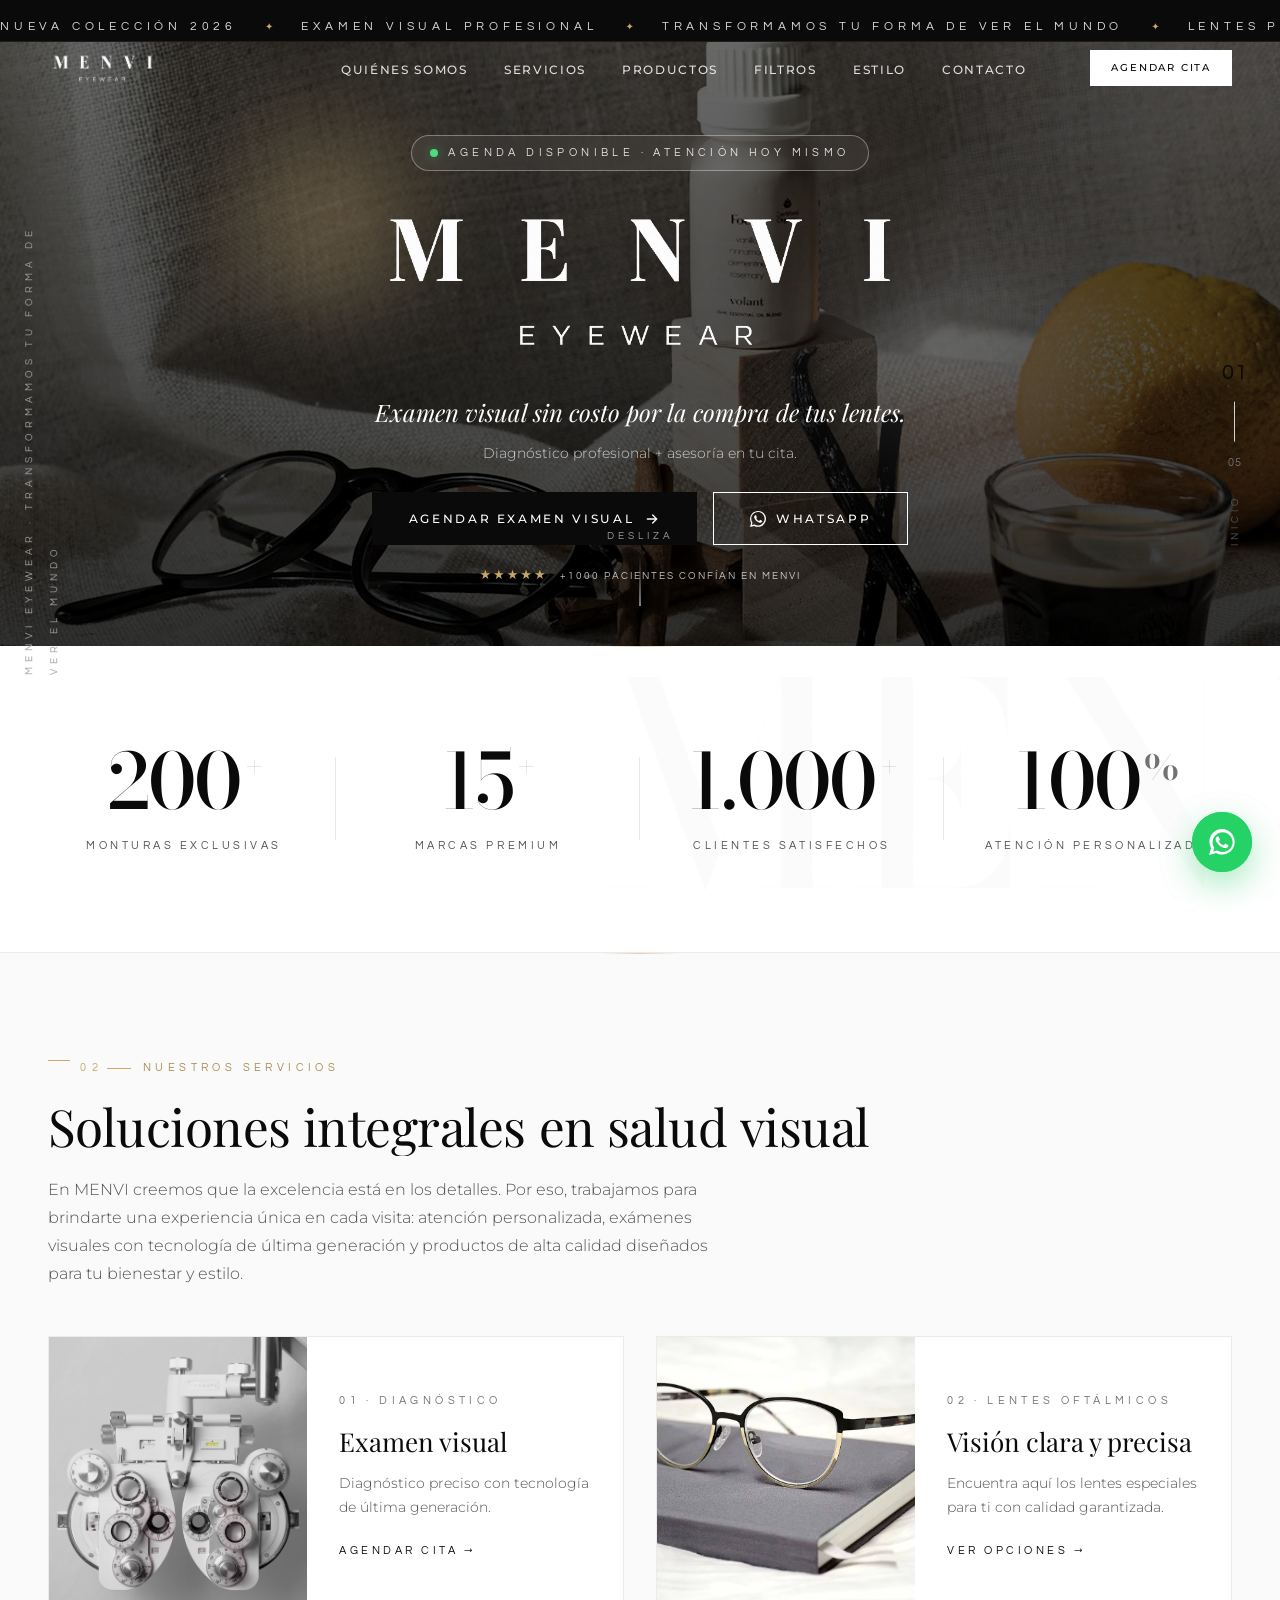
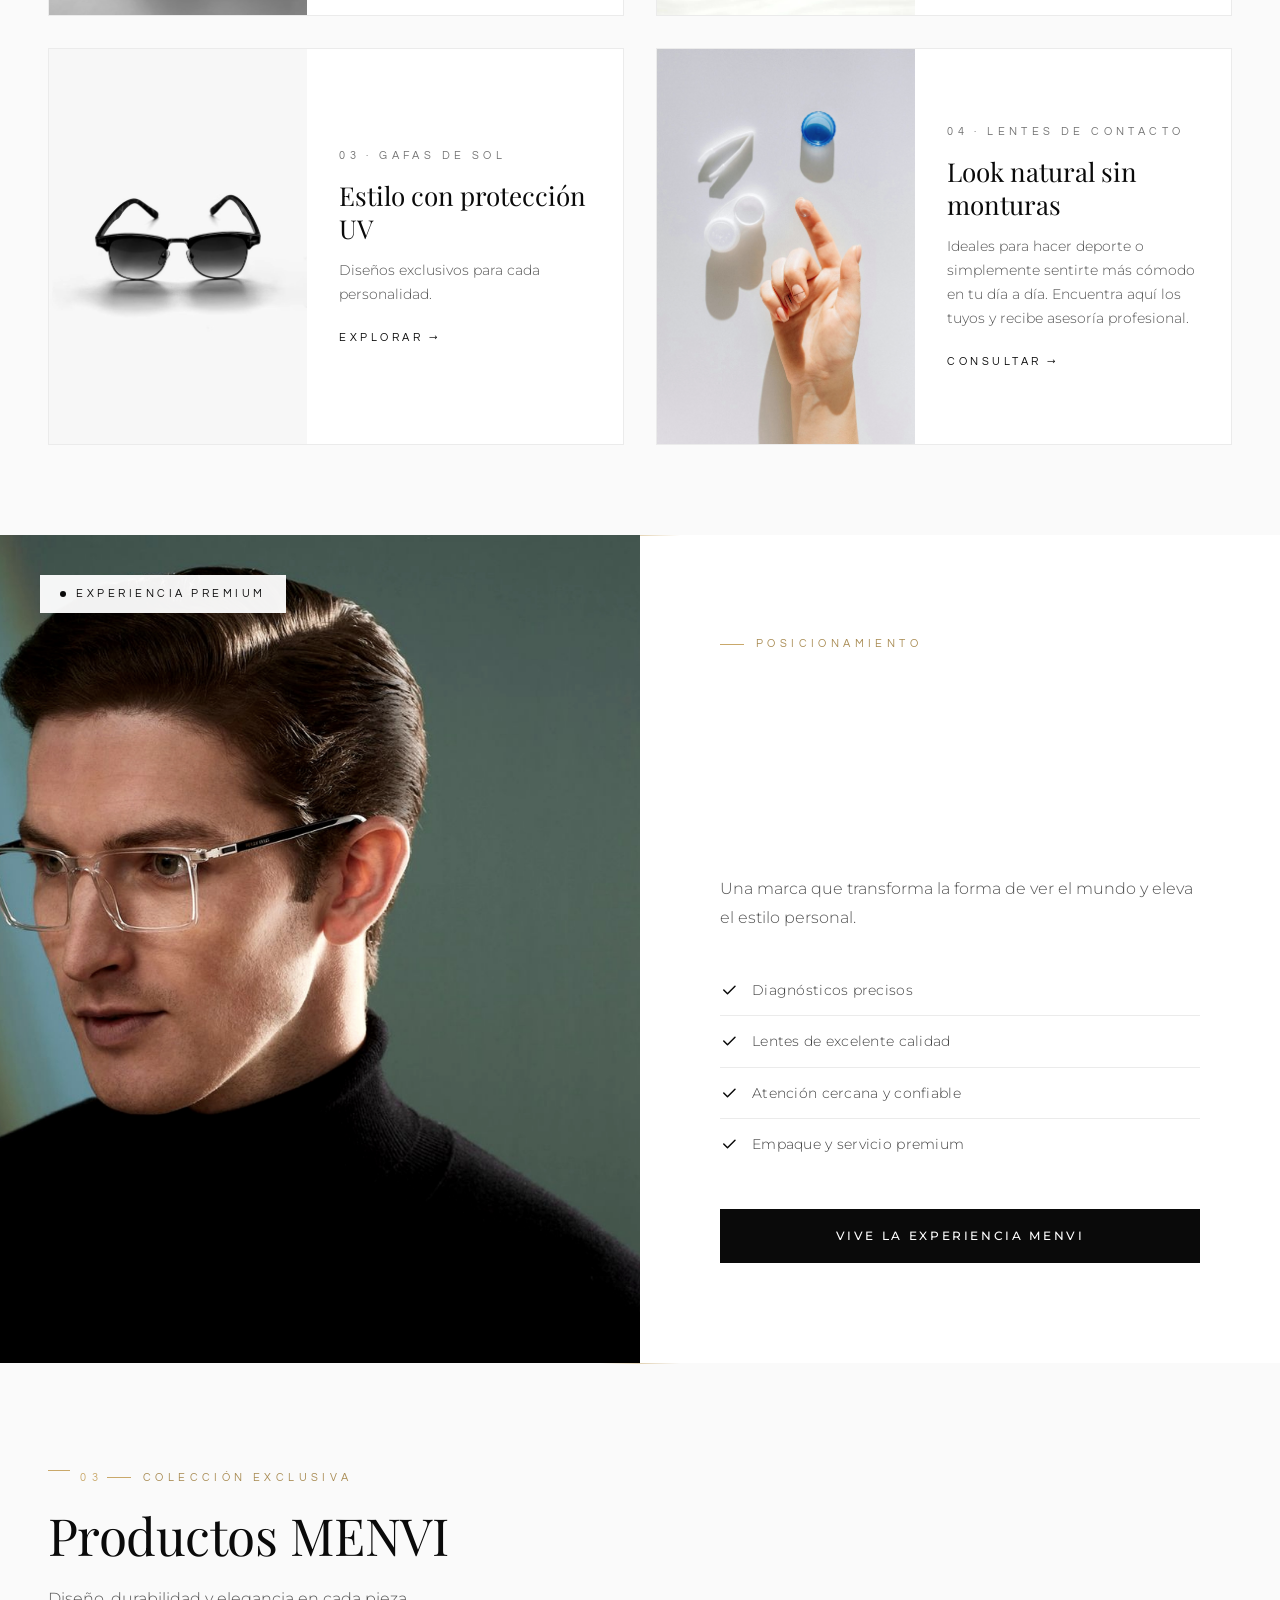
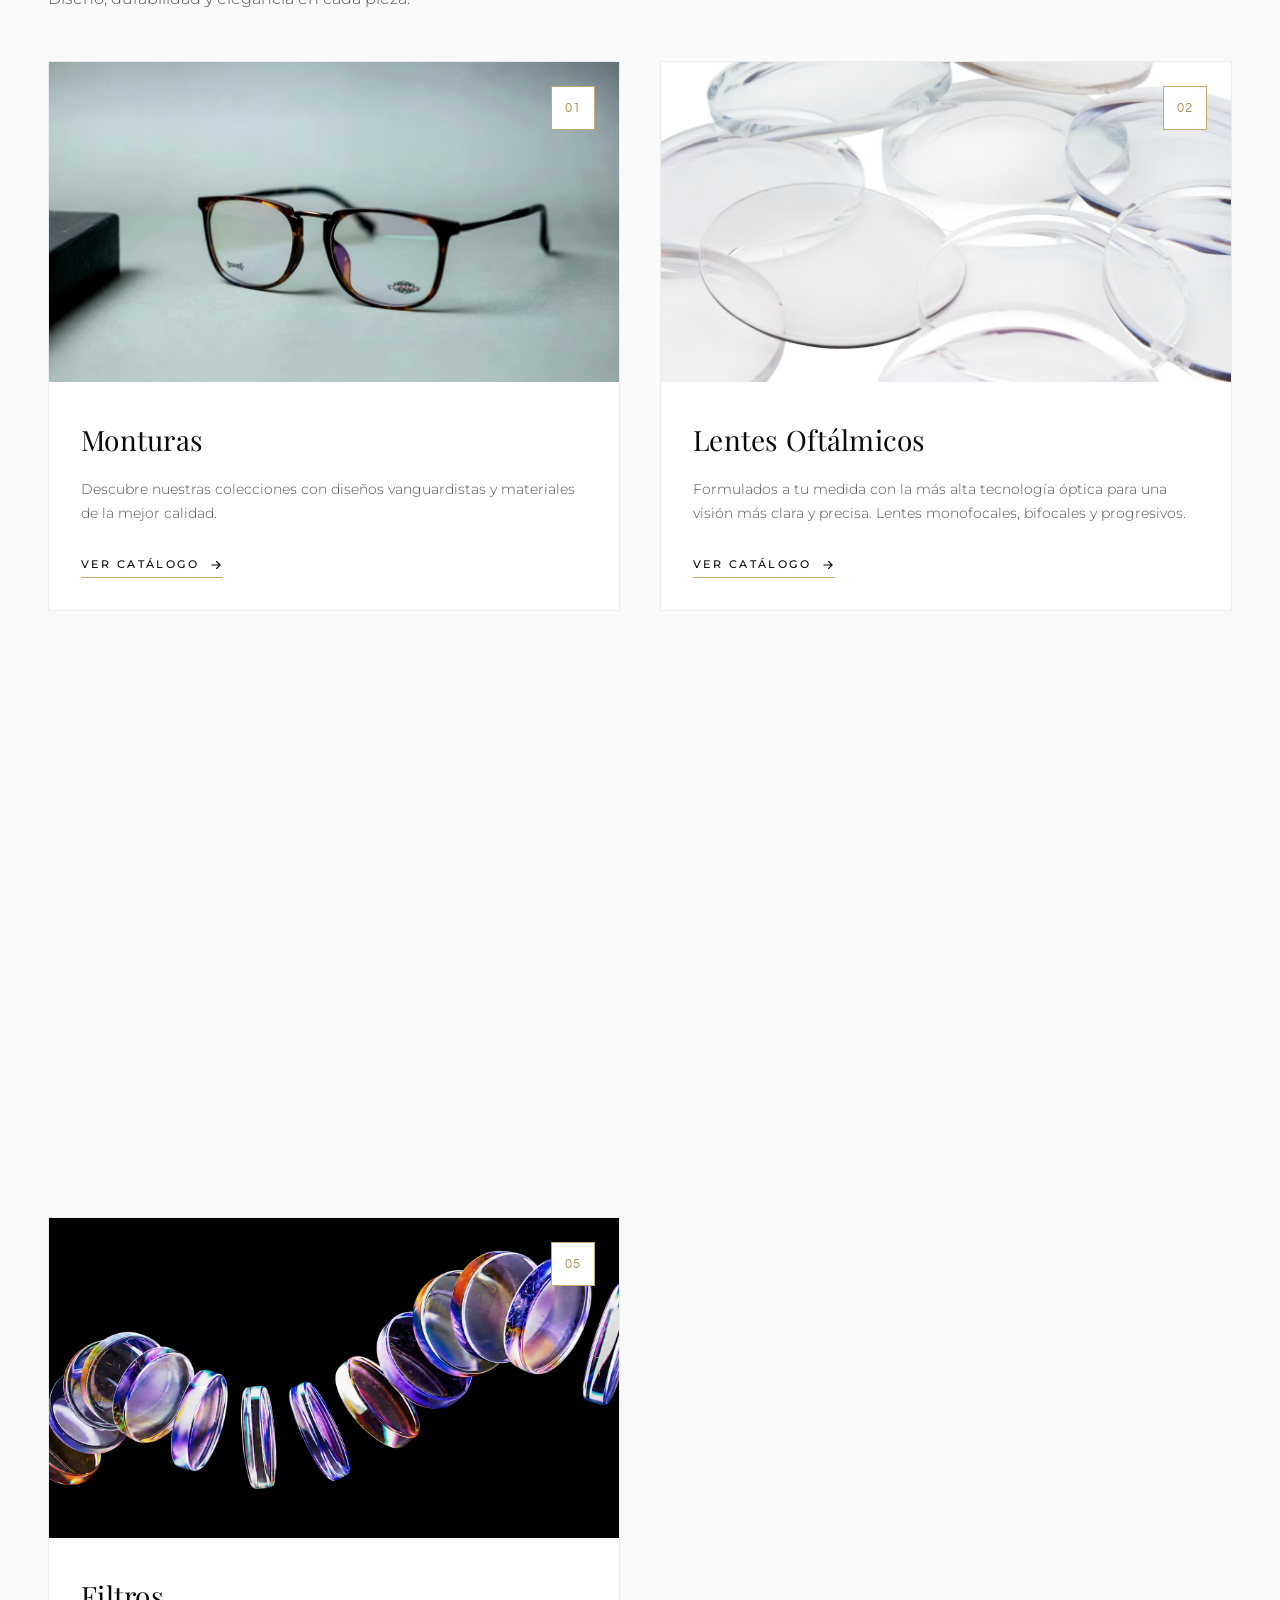
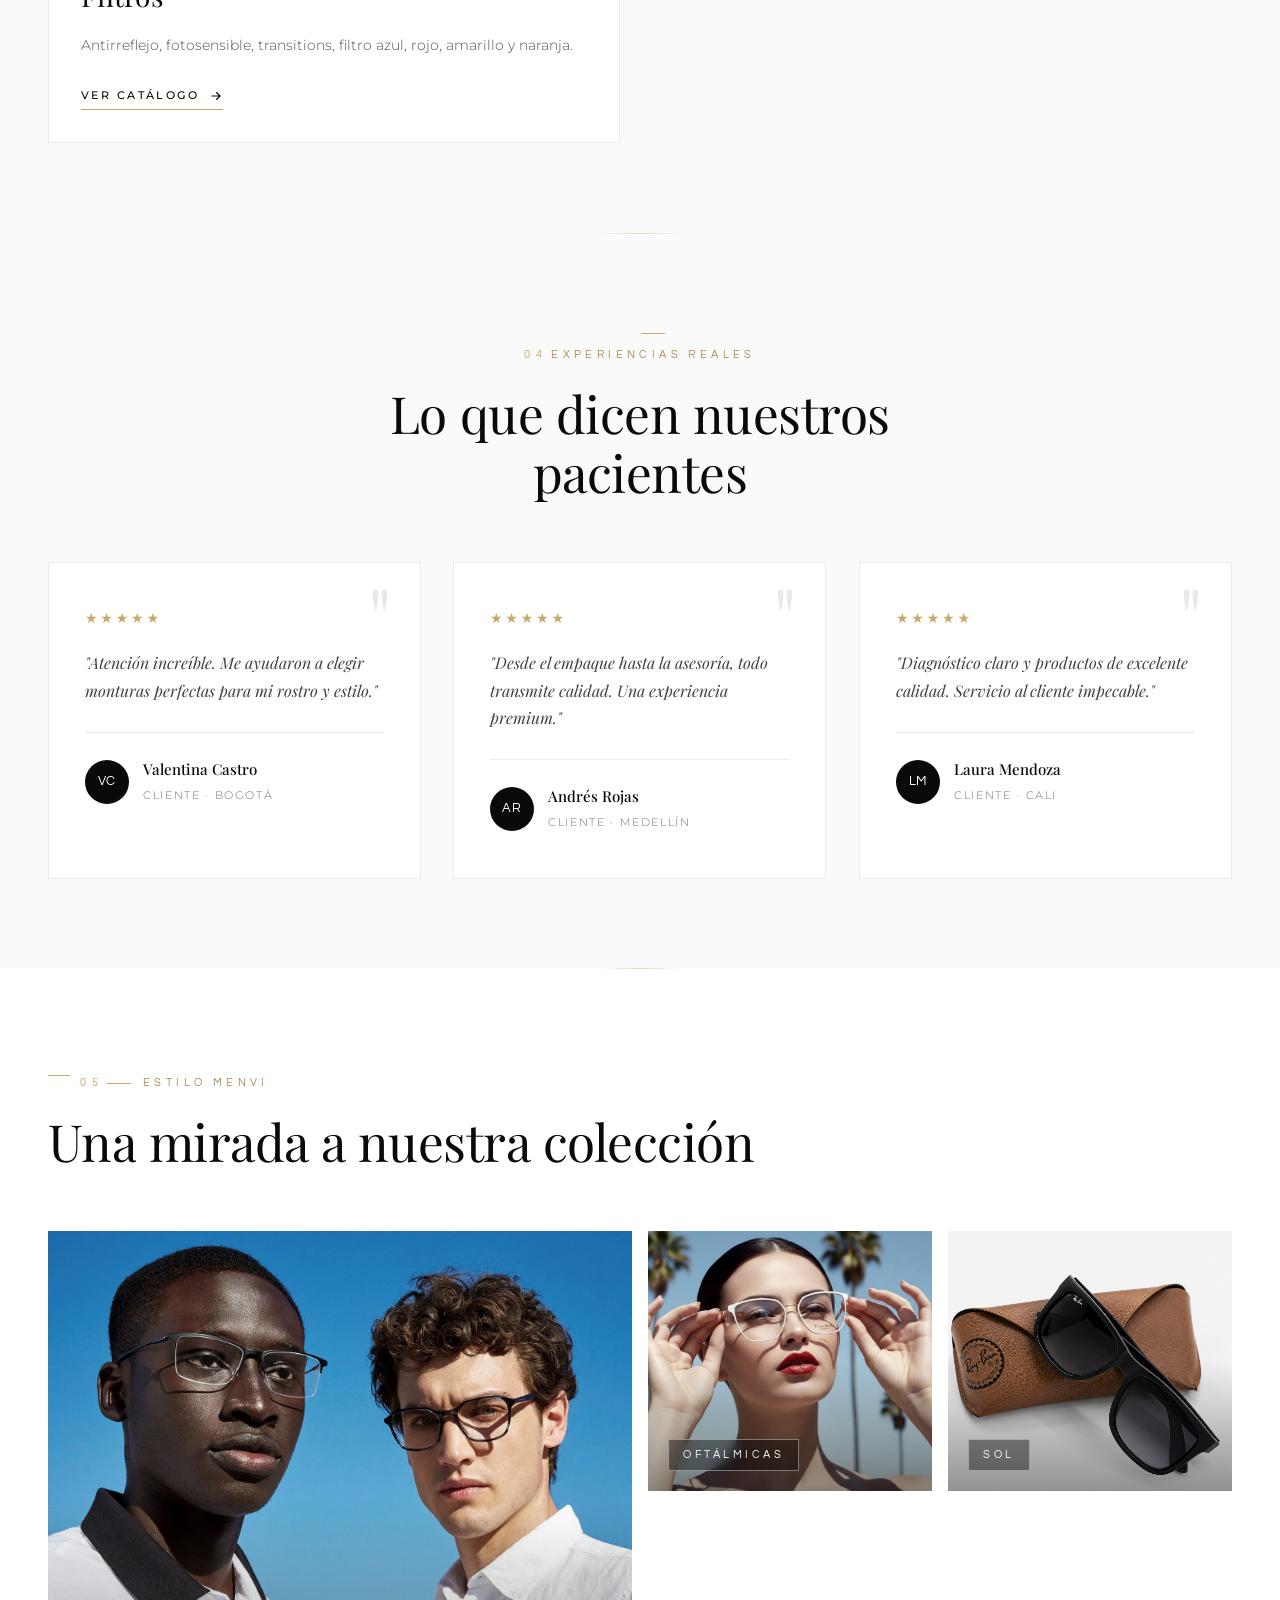
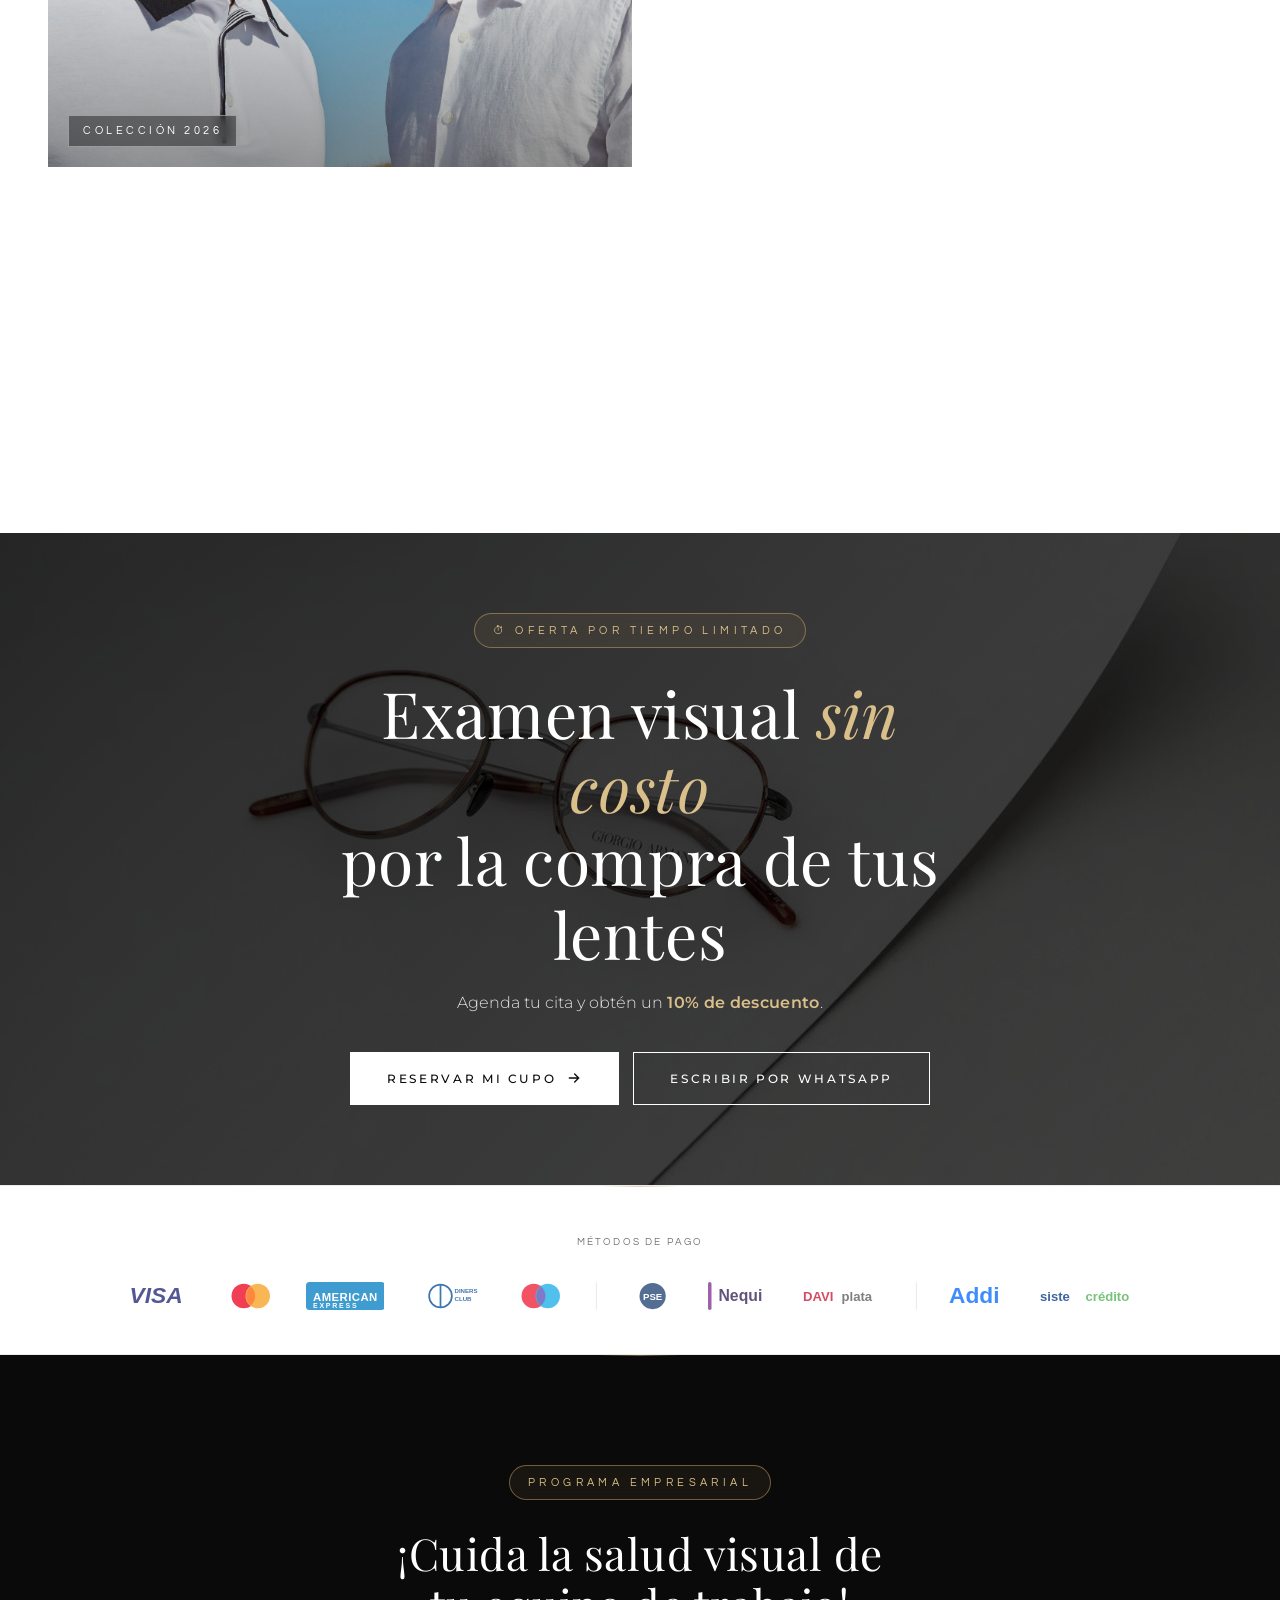
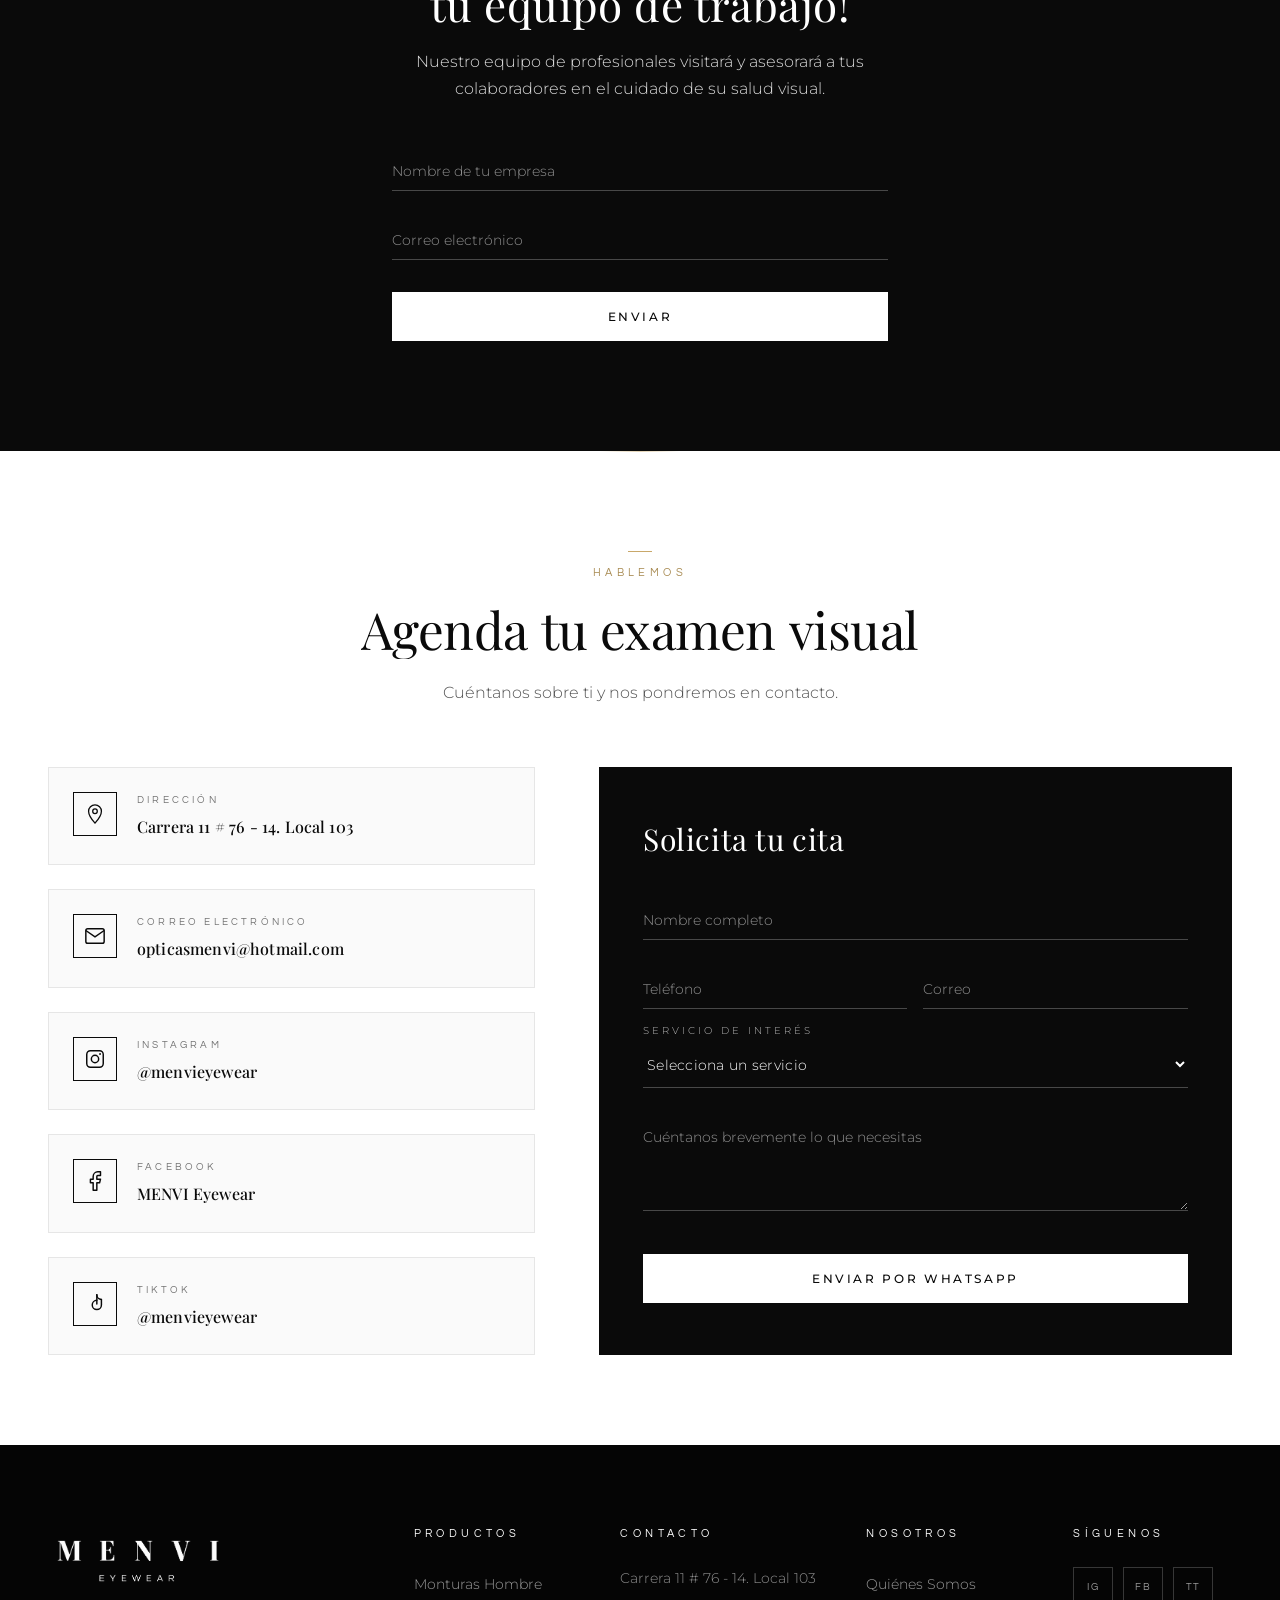
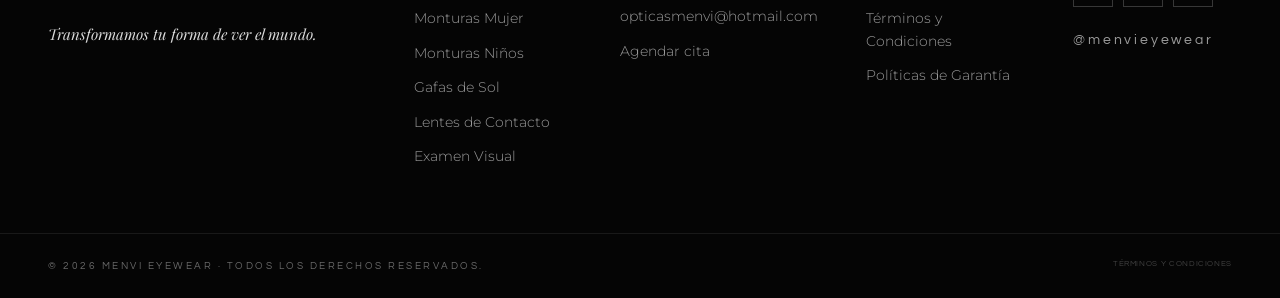
<file: index.html>
<!DOCTYPE html>
<html lang="es">
<head>
<meta charset="UTF-8" />
<meta name="viewport" content="width=device-width, initial-scale=1.0" />
<title>MENVI Eyewear · Óptica Premium · Transformamos tu forma de ver el mundo</title>
<meta name="description" content="MENVI Eyewear · Óptica moderna que integra salud visual, estilo y experiencia premium. Lentes oftálmicos y gafas de sol en Colombia." />
<link rel="preconnect" href="https://fonts.googleapis.com">
<link rel="preconnect" href="https://fonts.gstatic.com" crossorigin>
<link href="https://fonts.googleapis.com/css2?family=Bodoni+Moda:ital,opsz,wght@0,6..96,400;0,6..96,500;0,6..96,600;0,6..96,700;0,6..96,800;0,6..96,900;1,6..96,400&family=Playfair+Display:ital,wght@0,400;0,500;0,600;0,700;0,800;0,900;1,400&family=Montserrat:wght@200;300;400;500;600;700&family=Questrial&display=swap" rel="stylesheet">
<link rel="icon" type="image/png" href="LOGO.png" />
<link rel="apple-touch-icon" href="LOGO.png" />
<link rel="stylesheet" href="styles.css" />
</head>
<body>

<!-- SCROLL PROGRESS -->
<div class="scroll-progress" id="scrollProgress" aria-hidden="true"></div>

<!-- LOADER -->
<div class="loader" id="loader">
  <!-- Decorative corner brackets -->
  <span class="loader-corner loader-corner-tl"></span>
  <span class="loader-corner loader-corner-tr"></span>
  <span class="loader-corner loader-corner-bl"></span>
  <span class="loader-corner loader-corner-br"></span>

  <!-- Top label -->
  <span class="loader-top-label">M · E · N · V · I</span>

  <!-- Logo wrapper with reveal mask -->
  <div class="loader-logo">
    <div class="loader-logo-mask">
      <img src="LOGO.png" alt="MENVI Eyewear" class="loader-img" />
      <span class="loader-shimmer"></span>
    </div>
    <div class="loader-line"></div>
    <span class="loader-tagline">Transformamos tu forma de ver el mundo</span>
  </div>

  <!-- Bottom progress bar with percentage -->
  <div class="loader-progress">
    <div class="loader-bar"><div class="loader-bar-fill"></div></div>
    <span class="loader-counter" id="loaderCounter">00</span>
  </div>

  <!-- Bottom label -->
  <span class="loader-bottom-label">EYEWEAR · PREMIUM · 2026</span>
</div>

<!-- MARQUEE TICKER -->
<div class="marquee" aria-hidden="true">
  <div class="marquee-track">
    <span class="marquee-item">NUEVA COLECCIÓN 2026</span>
    <span class="marquee-dot">✦</span>
    <span class="marquee-item">EXAMEN VISUAL PROFESIONAL</span>
    <span class="marquee-dot">✦</span>
    <span class="marquee-item">TRANSFORMAMOS TU FORMA DE VER EL MUNDO</span>
    <span class="marquee-dot">✦</span>
    <span class="marquee-item">LENTES PREMIUM</span>
    <span class="marquee-dot">✦</span>
    <span class="marquee-item">DISEÑO EXCLUSIVO</span>
    <span class="marquee-dot">✦</span>
    <span class="marquee-item">NUEVA COLECCIÓN 2026</span>
    <span class="marquee-dot">✦</span>
    <span class="marquee-item">EXAMEN VISUAL PROFESIONAL</span>
    <span class="marquee-dot">✦</span>
    <span class="marquee-item">TRANSFORMAMOS TU FORMA DE VER EL MUNDO</span>
    <span class="marquee-dot">✦</span>
    <span class="marquee-item">LENTES PREMIUM</span>
    <span class="marquee-dot">✦</span>
    <span class="marquee-item">DISEÑO EXCLUSIVO</span>
    <span class="marquee-dot">✦</span>
  </div>
</div>

<!-- NAV -->
<nav class="nav" id="nav">
  <div class="nav-inner">
    <a href="#top" class="logo">
      <img src="LOGO.png" alt="MENVI Eyewear" class="logo-img" />
    </a>
    <ul class="nav-links">
      <li><a href="quienes-somos.html">Quiénes Somos</a></li>
      <li><a href="#servicios">Servicios</a></li>
      <li><a href="#productos">Productos</a></li>
      <li><a href="filtros.html">Filtros</a></li>
      <li><a href="#galeria">Estilo</a></li>
      <li><a href="#contacto">Contacto</a></li>
    </ul>
    <a href="#contacto" class="nav-cta">
      Agendar cita
    </a>
    <button class="nav-burger" id="burger" aria-label="Menú"><span></span><span></span><span></span></button>
  </div>
</nav>

<!-- VERTICAL BRAND STRIPE -->
<aside class="side-stripe" aria-hidden="true">
  <span class="side-stripe-text">MENVI EYEWEAR · TRANSFORMAMOS TU FORMA DE VER EL MUNDO</span>
</aside>

<!-- SIDE SECTION INDICATOR -->
<div class="side-indicator" id="sideIndicator" aria-hidden="true">
  <span class="side-num">01</span>
  <span class="side-divider"></span>
  <span class="side-total">06</span>
  <span class="side-label">Inicio</span>
</div>

<!-- HERO -->
<section class="hero" id="top">
  <div class="hero-bg">
    <img src="imgs2/p1-000.jpg" alt="MENVI Eyewear - Gafas premium" style="object-position: 25% 75%" />
    <div class="hero-overlay"></div>
  </div>

  <div class="hero-watermark" aria-hidden="true">MENVI</div>

  <!-- Lens flare effect -->
  <div class="lens-flare" aria-hidden="true">
    <span class="lens-flare-1"></span>
    <span class="lens-flare-2"></span>
  </div>

  <div class="hero-content">
    <span class="hero-badge">
      <span class="hero-badge-dot"></span>
      Agenda disponible · Atención hoy mismo
    </span>
    <h1 class="hero-title">
      <img src="LOGO.png" alt="MENVI Eyewear" class="hero-logo-img" />
    </h1>
    <p class="hero-sub" data-split>Examen visual sin costo por la compra de tus lentes.</p>
    <p class="hero-desc">Diagnóstico profesional + asesoría en tu cita.</p>
    <div class="hero-actions">
      <a href="#contacto" class="btn btn-dark btn-magnetic btn-pulse">
        <span>Agendar examen visual</span>
        <svg viewBox="0 0 24 24" fill="none"><path d="M5 12h14M13 6l6 6-6 6" stroke="currentColor" stroke-width="2" stroke-linecap="round"/></svg>
      </a>
      <a href="https://wa.me/573217587259?text=Hola%20MENVI%2C%20quiero%20agendar%20un%20examen%20visual" class="btn btn-outline-light btn-magnetic">
        <svg viewBox="0 0 24 24" fill="currentColor" style="width:16px;height:16px"><path d="M17.5 14.4c-.3-.1-1.7-.8-1.9-.9-.3-.1-.5-.1-.7.1-.2.3-.8.9-.9 1.1-.2.2-.3.2-.6.1-.3-.1-1.2-.4-2.3-1.4-.9-.8-1.4-1.7-1.6-2-.2-.3 0-.5.1-.6.1-.1.3-.3.4-.5.1-.2.2-.3.3-.5.1-.2 0-.4 0-.5-.1-.1-.7-1.7-.9-2.3-.2-.6-.5-.5-.7-.5h-.6c-.2 0-.5.1-.8.4-.3.3-1 1-1 2.5 0 1.5 1.1 2.9 1.2 3.1.1.2 2.1 3.2 5.1 4.5.7.3 1.3.5 1.7.6.7.2 1.4.2 1.9.1.6-.1 1.7-.7 2-1.4.3-.7.3-1.3.2-1.4 0-.1-.3-.2-.6-.4z"/><path d="M20.5 3.5C18.3 1.2 15.3 0 12.1 0 5.5 0 .1 5.4.1 12c0 2.1.6 4.2 1.6 6L0 24l6.2-1.6c1.7.9 3.7 1.4 5.8 1.4 6.6 0 12-5.4 12-12 0-3.2-1.2-6.2-3.5-8.3zM12.1 21.8c-1.9 0-3.7-.5-5.3-1.5l-.4-.2-3.7 1 1-3.6-.2-.4c-1.1-1.7-1.6-3.6-1.6-5.6 0-5.5 4.5-10 10-10 2.7 0 5.2 1 7.1 2.9 1.9 1.9 2.9 4.4 2.9 7.1.1 5.5-4.4 10.3-9.8 10.3z"/></svg>
        <span>WhatsApp</span>
      </a>
    </div>
    <div class="hero-trust">
      <div class="hero-trust-stars">★★★★★</div>
      <span>+1000 pacientes confían en MENVI</span>
    </div>
  </div>

  <div class="hero-scroll">
    <span>Desliza</span>
    <div class="hero-scroll-line"></div>
  </div>
</section>

<!-- STATS SECTION -->
<section class="stats">
  <div class="container">
    <div class="stats-grid">
      <div class="stat">
        <div class="stat-num"><span class="num" data-count="200">0</span><i>+</i></div>
        <div class="stat-label">Monturas exclusivas</div>
      </div>
      <div class="stat">
        <div class="stat-num"><span class="num" data-count="15">0</span><i>+</i></div>
        <div class="stat-label">Marcas premium</div>
      </div>
      <div class="stat">
        <div class="stat-num"><span class="num" data-count="1000">0</span><i>+</i></div>
        <div class="stat-label">Clientes satisfechos</div>
      </div>
      <div class="stat">
        <div class="stat-num"><span class="num" data-count="100">0</span><i>%</i></div>
        <div class="stat-label">Atención personalizada</div>
      </div>
    </div>
  </div>
</section>

<!-- SERVICIOS -->
<section class="servicios" id="servicios">
  <div class="container">
    <div class="section-head" data-num="02">
      <span class="kicker">Nuestros servicios</span>
      <h2 class="section-title">Soluciones integrales en salud visual</h2>
      <p class="section-sub">En MENVI creemos que la excelencia está en los detalles. Por eso, trabajamos para brindarte una experiencia única en cada visita: atención personalizada, exámenes visuales con tecnología de última generación y productos de alta calidad diseñados para tu bienestar y estilo.</p>
    </div>

    <div class="h-scroll svc-grid">

      <a href="#contacto" class="svc-card">
        <div class="svc-card-img">
          <img src="imgs2/examen-visual.jpg" alt="Examen visual MENVI" loading="lazy" />
        </div>
        <div class="svc-card-body">
          <div class="svc-card-num">01 · Diagnóstico</div>
          <h3 class="svc-card-title">Examen visual</h3>
          <p class="svc-card-text">Diagnóstico preciso con tecnología de última generación.</p>
          <span class="svc-card-link">Agendar cita →</span>
        </div>
      </a>

      <a href="#productos" class="svc-card">
        <div class="svc-card-img">
          <img src="imgs2/p1-004.jpg" alt="Lentes oftálmicos" loading="lazy" />
        </div>
        <div class="svc-card-body">
          <div class="svc-card-num">02 · Lentes oftálmicos</div>
          <h3 class="svc-card-title">Visión clara y precisa</h3>
          <p class="svc-card-text">Encuentra aquí los lentes especiales para ti con calidad garantizada.</p>
          <span class="svc-card-link">Ver opciones →</span>
        </div>
      </a>

      <a href="#productos" class="svc-card">
        <div class="svc-card-img">
          <img src="imgs2/p2-000.jpg" alt="Gafas de sol premium" loading="lazy" />
        </div>
        <div class="svc-card-body">
          <div class="svc-card-num">03 · Gafas de sol</div>
          <h3 class="svc-card-title">Estilo con protección UV</h3>
          <p class="svc-card-text">Diseños exclusivos para cada personalidad.</p>
          <span class="svc-card-link">Explorar →</span>
        </div>
      </a>

      <a href="#contacto" class="svc-card">
        <div class="svc-card-img">
          <img src="imgs2/p2-006.jpg" alt="Lentes de contacto MENVI" loading="lazy" />
        </div>
        <div class="svc-card-body">
          <div class="svc-card-num">04 · Lentes de contacto</div>
          <h3 class="svc-card-title">Look natural sin monturas</h3>
          <p class="svc-card-text">Ideales para hacer deporte o simplemente sentirte más cómodo en tu día a día. Encuentra aquí los tuyos y recibe asesoría profesional.</p>
          <span class="svc-card-link">Consultar →</span>
        </div>
      </a>

    </div>
  </div>
</section>

<!-- PROPUESTA / SPLIT -->
<section class="propuesta">
  <div class="propuesta-wrap">
    <div class="propuesta-img">
      <img src="imgs2/p2-012.jpg" alt="MENVI Eyewear experiencia" loading="lazy" />
      <div class="propuesta-tag">
        <span class="dot"></span>
        Experiencia Premium
      </div>
    </div>
    <div class="propuesta-content">
      <span class="kicker">Posicionamiento</span>
      <h2 class="section-title">Salud visual <span class="plus">+</span> Estilo <span class="plus">+</span> Experiencia premium</h2>
      <p class="propuesta-text">Una marca que transforma la forma de ver el mundo y eleva el estilo personal.</p>
      <ul class="propuesta-list">
        <li><svg viewBox="0 0 24 24" fill="none"><path d="M5 12l5 5L20 7" stroke="currentColor" stroke-width="2" stroke-linecap="round" stroke-linejoin="round"/></svg>Diagnósticos precisos</li>
        <li><svg viewBox="0 0 24 24" fill="none"><path d="M5 12l5 5L20 7" stroke="currentColor" stroke-width="2" stroke-linecap="round" stroke-linejoin="round"/></svg>Lentes de excelente calidad</li>
        <li><svg viewBox="0 0 24 24" fill="none"><path d="M5 12l5 5L20 7" stroke="currentColor" stroke-width="2" stroke-linecap="round" stroke-linejoin="round"/></svg>Atención cercana y confiable</li>
        <li><svg viewBox="0 0 24 24" fill="none"><path d="M5 12l5 5L20 7" stroke="currentColor" stroke-width="2" stroke-linecap="round" stroke-linejoin="round"/></svg>Empaque y servicio premium</li>
      </ul>
      <a href="#contacto" class="btn btn-dark">Vive la experiencia MENVI</a>
    </div>
  </div>
</section>

<!-- PRODUCTOS -->
<section class="productos" id="productos">
  <div class="productos-wrap">
    <div class="section-head" data-num="03">
      <span class="kicker">Colección exclusiva</span>
      <h2 class="section-title">Productos MENVI</h2>
      <p class="section-sub">Diseño, durabilidad y elegancia en cada pieza.</p>
    </div>

    <div class="h-scroll prod-grid">

      <article class="prod-card">
        <div class="prod-card-img">
          <img src="imgs2/p1-002.jpg" alt="Monturas oftálmicas" loading="lazy" />
          <span class="prod-card-badge">01</span>
        </div>
        <div class="prod-card-body">
          <h3 class="prod-card-title">Monturas</h3>
          <p class="prod-card-text">Descubre nuestras colecciones con diseños vanguardistas y materiales de la mejor calidad.</p>
          <a href="monturas.html" class="btn-link">Ver catálogo
            <svg viewBox="0 0 24 24" fill="none"><path d="M5 12h14M13 6l6 6-6 6" stroke="currentColor" stroke-width="2" stroke-linecap="round"/></svg>
          </a>
        </div>
      </article>

      <article class="prod-card">
        <div class="prod-card-img">
          <img src="imgs2/oftalmicos.png" alt="Lentes oftálmicos" loading="lazy" />
          <span class="prod-card-badge">02</span>
        </div>
        <div class="prod-card-body">
          <h3 class="prod-card-title">Lentes Oftálmicos</h3>
          <p class="prod-card-text">Formulados a tu medida con la más alta tecnología óptica para una visión más clara y precisa. Lentes monofocales, bifocales y progresivos.</p>
          <a href="#productos" class="btn-link">Ver catálogo
            <svg viewBox="0 0 24 24" fill="none"><path d="M5 12h14M13 6l6 6-6 6" stroke="currentColor" stroke-width="2" stroke-linecap="round"/></svg>
          </a>
        </div>
      </article>

      <article class="prod-card">
        <div class="prod-card-img">
          <img src="imgs2/p2-000.jpg" alt="Gafas de sol" loading="lazy" />
          <span class="prod-card-badge">03</span>
        </div>
        <div class="prod-card-body">
          <h3 class="prod-card-title">Gafas de Sol</h3>
          <p class="prod-card-text">Filtros UV400 con diseños de las mejores marcas a nivel mundial.</p>
          <a href="gafas-sol.html" class="btn-link">Ver catálogo
            <svg viewBox="0 0 24 24" fill="none"><path d="M5 12h14M13 6l6 6-6 6" stroke="currentColor" stroke-width="2" stroke-linecap="round"/></svg>
          </a>
        </div>
      </article>

      <article class="prod-card">
        <div class="prod-card-img">
          <img src="imgs2/p2-007.jpg" alt="Lentes de contacto" loading="lazy" />
          <span class="prod-card-badge">04</span>
        </div>
        <div class="prod-card-body">
          <h3 class="prod-card-title">Lentes de Contacto</h3>
          <p class="prod-card-text">Cómodos, seguros y con adaptación profesional.</p>
          <a href="#productos" class="btn-link">Ver catálogo
            <svg viewBox="0 0 24 24" fill="none"><path d="M5 12h14M13 6l6 6-6 6" stroke="currentColor" stroke-width="2" stroke-linecap="round"/></svg>
          </a>
        </div>
      </article>

      <article class="prod-card">
        <div class="prod-card-img">
          <img src="imgs2/filtros.png" alt="Filtros para lentes" loading="lazy" style="object-position: center" />
          <span class="prod-card-badge">05</span>
        </div>
        <div class="prod-card-body">
          <h3 class="prod-card-title">Filtros</h3>
          <p class="prod-card-text">Antirreflejo, fotosensible, transitions, filtro azul, rojo, amarillo y naranja.</p>
          <a href="filtros.html" class="btn-link">Ver catálogo
            <svg viewBox="0 0 24 24" fill="none"><path d="M5 12h14M13 6l6 6-6 6" stroke="currentColor" stroke-width="2" stroke-linecap="round"/></svg>
          </a>
        </div>
      </article>

    </div>
  </div>
</section>

<!-- TESTIMONIOS -->
<section class="testimonios">
  <div class="testimonios-wrap">
    <div class="section-head center" data-num="04">
      <span class="kicker">Experiencias reales</span>
      <h2 class="section-title">Lo que dicen nuestros pacientes</h2>
    </div>

    <div class="h-scroll test-grid">

      <article class="test-card">
        <div class="test-stars">★★★★★</div>
        <p class="test-text">"Atención increíble. Me ayudaron a elegir monturas perfectas para mi rostro y estilo."</p>
        <div class="test-author">
          <div class="test-avatar">VC</div>
          <div>
            <b>Valentina Castro</b>
            <span>Cliente · Bogotá</span>
          </div>
        </div>
      </article>

      <article class="test-card">
        <div class="test-stars">★★★★★</div>
        <p class="test-text">"Desde el empaque hasta la asesoría, todo transmite calidad. Una experiencia premium."</p>
        <div class="test-author">
          <div class="test-avatar">AR</div>
          <div>
            <b>Andrés Rojas</b>
            <span>Cliente · Medellín</span>
          </div>
        </div>
      </article>

      <article class="test-card">
        <div class="test-stars">★★★★★</div>
        <p class="test-text">"Diagnóstico claro y productos de excelente calidad. Servicio al cliente impecable."</p>
        <div class="test-author">
          <div class="test-avatar">LM</div>
          <div>
            <b>Laura Mendoza</b>
            <span>Cliente · Cali</span>
          </div>
        </div>
      </article>

    </div>
  </div>
</section>

<!-- GALERIA -->
<section class="galeria" id="galeria">
  <div class="galeria-wrap">
    <div class="section-head" data-num="05">
      <span class="kicker">Estilo MENVI</span>
      <h2 class="section-title">Una mirada a nuestra colección</h2>
    </div>

    <div class="h-scroll h-scroll-pair gal-grid">
      <a href="monturas.html" class="gal-item wide">
        <img src="imgs2/p2-011.jpg" alt="Colección MENVI" loading="lazy" />
        <span class="gal-item-tag">Colección 2026</span>
      </a>
      <a href="monturas.html" class="gal-item">
        <img src="imgs2/p2-003.jpg" alt="Monturas elegantes" loading="lazy" />
        <span class="gal-item-tag">Oftálmicas</span>
      </a>
      <a href="gafas-sol.html" class="gal-item">
        <img src="imgs2/sol1.png" alt="Gafas de sol" loading="lazy" />
        <span class="gal-item-tag">Sol</span>
      </a>
      <a href="monturas.html" class="gal-item">
        <img src="imgs2/p1-005.jpg" alt="Detalle premium" loading="lazy" />
        <span class="gal-item-tag">Premium</span>
      </a>
      <a href="monturas.html" class="gal-item">
        <img src="imgs2/p1-009.jpg" alt="Monturas modernas" loading="lazy" />
        <span class="gal-item-tag">Modernas</span>
      </a>
      <a href="monturas.html" class="gal-item">
        <img src="imgs2/p2-001.jpg" alt="Estilo MENVI" loading="lazy" />
        <span class="gal-item-tag">Estilo</span>
      </a>
      <a href="#contacto" class="gal-item">
        <img src="imgs2/p2-009.jpg" alt="Lentes de contacto" loading="lazy" />
        <span class="gal-item-tag">Contacto</span>
      </a>
    </div>
  </div>
</section>

<!-- CTA BANNER -->
<section class="cta-banner">
  <div class="cta-banner-wrap">
    <div class="cta-banner-bg" aria-hidden="true">
      <img src="imgs2/p1-003.jpg" alt="" loading="lazy" />
    </div>
    <div class="cta-banner-content">
      <span class="cta-banner-kicker">⏱ Oferta por tiempo limitado</span>
      <h2 class="cta-banner-title">Examen visual <em>sin costo</em><br/>por la compra de tus lentes</h2>
      <p class="cta-banner-text">Agenda tu cita y obtén un <strong>10% de descuento</strong>.</p>
      <div class="cta-banner-actions">
        <a href="#contacto" class="btn btn-light btn-magnetic btn-pulse">
          <span>Reservar mi cupo</span>
          <svg viewBox="0 0 24 24" fill="none"><path d="M5 12h14M13 6l6 6-6 6" stroke="currentColor" stroke-width="2" stroke-linecap="round"/></svg>
        </a>
        <a href="https://wa.me/573217587259?text=Hola%20MENVI%2C%20quiero%20aprovechar%20la%20oferta" class="btn btn-outline-light">
          <span>Escribir por WhatsApp</span>
        </a>
      </div>
    </div>
  </div>
</section>

<!-- MEDIOS DE PAGO -->
<section class="pagos">
  <div class="container">
    <p class="pagos-label">Métodos de pago</p>
    <div class="pagos-track">

      <!-- Visa -->
      <div class="pago-item">
        <svg viewBox="0 0 80 32" fill="none" xmlns="http://www.w3.org/2000/svg">
          <text x="4" y="24" font-family="Arial,sans-serif" font-size="26" font-weight="900" font-style="italic" fill="#1A1F71">VISA</text>
        </svg>
      </div>

      <!-- Mastercard -->
      <div class="pago-item">
        <svg viewBox="0 0 52 32" xmlns="http://www.w3.org/2000/svg">
          <circle cx="18" cy="16" r="14" fill="#EB001B"/>
          <circle cx="34" cy="16" r="14" fill="#F79E1B"/>
          <path d="M26 5.2a14 14 0 0 1 0 21.6A14 14 0 0 1 26 5.2z" fill="#FF5F00"/>
        </svg>
      </div>

      <!-- American Express -->
      <div class="pago-item pago-amex">
        <svg viewBox="0 0 90 32" xmlns="http://www.w3.org/2000/svg">
          <rect width="90" height="32" rx="4" fill="#007BC1"/>
          <text x="8" y="22" font-family="Arial,sans-serif" font-size="13" font-weight="800" fill="white" letter-spacing="0.5">AMERICAN</text>
          <text x="8" y="30" font-family="Arial,sans-serif" font-size="8" font-weight="700" fill="white" letter-spacing="2">EXPRESS</text>
        </svg>
      </div>

      <!-- Diners Club -->
      <div class="pago-item">
        <svg viewBox="0 0 80 32" xmlns="http://www.w3.org/2000/svg">
          <circle cx="28" cy="16" r="13" fill="none" stroke="#004A97" stroke-width="2"/>
          <line x1="28" y1="3" x2="28" y2="29" stroke="#004A97" stroke-width="2"/>
          <text x="44" y="13" font-family="Arial,sans-serif" font-size="7" font-weight="700" fill="#004A97">DINERS</text>
          <text x="44" y="22" font-family="Arial,sans-serif" font-size="7" font-weight="700" fill="#004A97">CLUB</text>
        </svg>
      </div>

      <!-- Maestro -->
      <div class="pago-item">
        <svg viewBox="0 0 52 32" xmlns="http://www.w3.org/2000/svg">
          <circle cx="18" cy="16" r="14" fill="#EB001B" opacity="0.9"/>
          <circle cx="34" cy="16" r="14" fill="#00A2E5" opacity="0.9"/>
          <path d="M26 5.2a14 14 0 0 1 0 21.6A14 14 0 0 1 26 5.2z" fill="#7B1FA2" opacity="0.6"/>
        </svg>
      </div>

      <!-- Separador -->
      <div class="pago-sep"></div>

      <!-- PSE -->
      <div class="pago-item">
        <svg viewBox="0 0 54 32" xmlns="http://www.w3.org/2000/svg">
          <circle cx="27" cy="16" r="15" fill="#1B3E6F"/>
          <text x="27" y="21" font-family="Arial,sans-serif" font-size="11" font-weight="800" fill="white" text-anchor="middle">PSE</text>
        </svg>
      </div>

      <!-- Nequi -->
      <div class="pago-item">
        <svg viewBox="0 0 72 32" xmlns="http://www.w3.org/2000/svg">
          <rect width="4" height="32" rx="2" fill="#7B2D8B"/>
          <text x="12" y="22" font-family="Arial,sans-serif" font-size="18" font-weight="800" fill="#2D1B4E">Nequi</text>
        </svg>
      </div>

      <!-- DaviPlata -->
      <div class="pago-item">
        <svg viewBox="0 0 92 32" xmlns="http://www.w3.org/2000/svg">
          <text x="0" y="22" font-family="Arial,sans-serif" font-size="15" font-weight="900" fill="#C8102E">DAVI</text>
          <text x="44" y="22" font-family="Arial,sans-serif" font-size="15" font-weight="700" fill="#555">plata</text>
        </svg>
      </div>

      <!-- Separador -->
      <div class="pago-sep"></div>

      <!-- Addi -->
      <div class="pago-item">
        <svg viewBox="0 0 68 32" xmlns="http://www.w3.org/2000/svg">
          <text x="0" y="24" font-family="Arial,sans-serif" font-size="26" font-weight="900" fill="#0066FF">Addi</text>
        </svg>
      </div>

      <!-- Sistecrédito -->
      <div class="pago-item">
        <svg viewBox="0 0 130 32" xmlns="http://www.w3.org/2000/svg">
          <text x="0" y="22" font-family="Arial,sans-serif" font-size="15" font-weight="900" fill="#003087">siste</text>
          <text x="52" y="22" font-family="Arial,sans-serif" font-size="15" font-weight="900" fill="#4CAF50">crédito</text>
        </svg>
      </div>

    </div>
  </div>
</section>

<!-- EMPRESAS -->
<section class="empresas" id="empresas">
  <div class="empresas-wrap">
    <span class="cta-banner-kicker">Programa Empresarial</span>
    <h2 class="cta-banner-title empresas-title">¡Cuida la salud visual de tu equipo de trabajo!</h2>
    <p class="cta-banner-text">Nuestro equipo de profesionales visitará y asesorará a tus colaboradores en el cuidado de su salud visual.</p>
    <form class="empresas-form" id="empresaForm" onsubmit="enviarEmpresaWA(event)">
      <div class="field">
        <input type="text" name="empresa" required placeholder=" " />
        <label>Nombre de tu empresa</label>
      </div>
      <div class="field">
        <input type="email" name="correo" required placeholder=" " />
        <label>Correo electrónico</label>
      </div>
      <button type="submit" class="btn btn-light btn-full">Enviar</button>
    </form>
  </div>
</section>

<!-- CONTACTO -->
<section class="contacto" id="contacto">
  <div class="contacto-wrap">
    <div class="section-head center">
      <span class="kicker">Hablemos</span>
      <h2 class="section-title">Agenda tu examen visual</h2>
      <p class="section-sub">Cuéntanos sobre ti y nos pondremos en contacto.</p>
    </div>

    <div class="contacto-grid">
      <div class="contacto-info">
        <div class="contacto-item">
          <div class="contacto-icon">
            <svg viewBox="0 0 24 24" fill="none"><path d="M12 2C8.13 2 5 5.13 5 9c0 5.25 7 13 7 13s7-7.75 7-13c0-3.87-3.13-7-7-7zm0 9.5c-1.38 0-2.5-1.12-2.5-2.5S10.62 6.5 12 6.5s2.5 1.12 2.5 2.5S13.38 11.5 12 11.5z" stroke="currentColor" stroke-width="1.4" fill="none"/></svg>
          </div>
          <div>
            <small>Dirección</small>
            <b>Carrera 11 # 76 - 14. Local 103</b>
          </div>
        </div>
        <div class="contacto-item">
          <div class="contacto-icon">
            <svg viewBox="0 0 24 24" fill="none"><rect x="2" y="4" width="20" height="16" rx="2" stroke="currentColor" stroke-width="1.6"/><polyline points="22,6 12,13 2,6" stroke="currentColor" stroke-width="1.6" fill="none"/></svg>
          </div>
          <div>
            <small>Correo electrónico</small>
            <b>opticasmenvi@hotmail.com</b>
          </div>
        </div>
        <a href="https://www.instagram.com/menvieyewear/" class="contacto-item" target="_blank" rel="noopener">
          <div class="contacto-icon">
            <svg viewBox="0 0 24 24" fill="none"><rect x="3" y="3" width="18" height="18" rx="4" stroke="currentColor" stroke-width="1.6"/><circle cx="12" cy="12" r="4" stroke="currentColor" stroke-width="1.6"/><circle cx="17.5" cy="6.5" r="1" fill="currentColor"/></svg>
          </div>
          <div>
            <small>Instagram</small>
            <b>@menvieyewear</b>
          </div>
        </a>
        <div class="contacto-item">
          <div class="contacto-icon">
            <svg viewBox="0 0 24 24" fill="none"><path d="M18 2h-3a5 5 0 00-5 5v3H7v4h3v8h4v-8h3l1-4h-4V7a1 1 0 011-1h3V2z" stroke="currentColor" stroke-width="1.6" stroke-linejoin="round"/></svg>
          </div>
          <div>
            <small>Facebook</small>
            <b>MENVI Eyewear</b>
          </div>
        </div>
        <div class="contacto-item">
          <div class="contacto-icon">
            <svg viewBox="0 0 24 24" fill="none"><path d="M19 7v6a5 5 0 11-5-5" stroke="currentColor" stroke-width="1.6" stroke-linecap="round"/><path d="M14 2v10" stroke="currentColor" stroke-width="1.6" stroke-linecap="round"/><path d="M14 2a5 5 0 005 5" stroke="currentColor" stroke-width="1.6" stroke-linecap="round"/></svg>
          </div>
          <div>
            <small>TikTok</small>
            <b>@menvieyewear</b>
          </div>
        </div>
      </div>

      <form class="contacto-form" id="citaForm" onsubmit="enviarCitaWA(event)">
        <h3>Solicita tu cita</h3>
        <div class="field">
          <input type="text" name="nombre" required placeholder=" " />
          <label>Nombre completo</label>
        </div>
        <div class="field-row">
          <div class="field">
            <input type="tel" name="telefono" required placeholder=" " />
            <label>Teléfono</label>
          </div>
          <div class="field">
            <input type="email" name="correo" required placeholder=" " />
            <label>Correo</label>
          </div>
        </div>
        <div class="field">
          <select name="servicio" required>
            <option value="">Selecciona un servicio</option>
            <option>Examen visual</option>
            <option>Monturas</option>
            <option>Gafas de sol</option>
            <option>Lentes de contacto</option>
            <option>Otra consulta</option>
          </select>
          <label class="floating">Servicio de interés</label>
        </div>
        <div class="field">
          <textarea name="mensaje" rows="4" placeholder=" "></textarea>
          <label>Cuéntanos brevemente lo que necesitas</label>
        </div>
        <button type="submit" class="btn btn-dark btn-full">Enviar por WhatsApp</button>
      </form>
    </div>
  </div>
</section>

<!-- FOOTER -->
<footer class="footer">
  <div class="footer-inner">
    <div class="footer-col footer-col-brand">
      <a href="#top" class="logo logo-footer">
        <img src="LOGO.png" alt="MENVI Eyewear" class="logo-img logo-img-footer" />
      </a>
      <p class="footer-tag"><em>Transformamos tu forma de ver el mundo.</em></p>
    </div>
    <div class="footer-col">
      <h5>Productos</h5>
      <a href="monturas.html">Monturas Hombre</a>
      <a href="monturas.html">Monturas Mujer</a>
      <a href="#productos">Monturas Niños</a>
      <a href="gafas-sol.html">Gafas de Sol</a>
      <a href="#productos">Lentes de Contacto</a>
      <a href="#servicios">Examen Visual</a>
    </div>
    <div class="footer-col">
      <h5>Contacto</h5>
      <span style="display:block;font-size:14px;color:rgba(255,255,255,.55);margin-bottom:10px;">Carrera 11 # 76 - 14. Local 103</span>
      <a href="mailto:opticasmenvi@hotmail.com">opticasmenvi@hotmail.com</a>
      <a href="#contacto">Agendar cita</a>
    </div>
    <div class="footer-col">
      <h5>Nosotros</h5>
      <a href="quienes-somos.html">Quiénes Somos</a>
      <a href="terminos.html">Términos y Condiciones</a>
      <a href="garantia.html">Políticas de Garantía</a>
    </div>
    <div class="footer-col">
      <h5>Síguenos</h5>
      <div class="social">
        <a href="https://www.instagram.com/menvieyewear/" aria-label="Instagram" target="_blank" rel="noopener">IG</a>
        <a href="https://www.facebook.com/menvieyewear" aria-label="Facebook" target="_blank" rel="noopener">FB</a>
        <a href="https://www.tiktok.com/@menvieyewear" aria-label="TikTok" target="_blank" rel="noopener">TT</a>
      </div>
      <a href="https://www.instagram.com/menvieyewear/" class="footer-handle" target="_blank" rel="noopener">@menvieyewear</a>
    </div>
  </div>
  <div class="footer-bottom">
    <span>© 2026 MENVI Eyewear · Todos los derechos reservados.</span>
    <a href="terminos.html" style="color:inherit;opacity:.6;font-size:.8em;letter-spacing:.08em;text-transform:uppercase;text-decoration:none;">Términos y Condiciones</a>
  </div>
</footer>

<!-- FLOATING WHATSAPP -->
<a href="https://wa.me/573217587259?text=Hola%20MENVI%2C%20quiero%20agendar%20un%20examen%20visual" class="wa-float" aria-label="WhatsApp" target="_blank" rel="noopener">
  <svg viewBox="0 0 32 32" fill="currentColor"><path d="M16 3C9 3 3.4 8.6 3.4 15.6c0 2.3.6 4.5 1.7 6.4L3 29l7.2-2c1.8 1 3.8 1.5 5.8 1.5h.1c7 0 12.6-5.6 12.6-12.6S23 3 16 3zm0 22.9c-1.7 0-3.4-.4-4.8-1.3l-.3-.2-3.6 1 1-3.5-.2-.4c-1-1.6-1.5-3.4-1.5-5.3 0-5.5 4.5-10 10-10s10 4.5 10 10-4.5 9.7-10 9.7zm5.5-7.2c-.3-.2-1.8-.9-2-1s-.5-.2-.7.2-.8 1-1 1.2-.4.2-.7 0c-1.8-.9-3-1.6-4.2-3.6-.3-.6.3-.5.9-1.7.1-.2 0-.4 0-.6l-1-2.3c-.2-.6-.5-.5-.7-.5h-.6c-.2 0-.5.1-.8.4s-1.1 1.1-1.1 2.6 1.1 3 1.3 3.2 2.2 3.4 5.4 4.7c.7.3 1.3.5 1.8.7.8.2 1.5.2 2 .1.6-.1 1.8-.7 2.1-1.5.3-.7.3-1.4.2-1.5-.1-.2-.3-.3-.6-.4z"/></svg>
  <span class="wa-float-pulse"></span>
  <span class="wa-float-tooltip">Agenda por WhatsApp</span>
</a>

<!-- MOBILE STICKY CTA BAR -->
<div class="mobile-cta" id="mobileCta">
  <a href="https://wa.me/573217587259?text=Hola%20MENVI%2C%20quiero%20agendar%20un%20examen%20visual" class="mobile-cta-wa" target="_blank" rel="noopener">
    <svg viewBox="0 0 32 32" fill="currentColor"><path d="M16 3C9 3 3.4 8.6 3.4 15.6c0 2.3.6 4.5 1.7 6.4L3 29l7.2-2c1.8 1 3.8 1.5 5.8 1.5h.1c7 0 12.6-5.6 12.6-12.6S23 3 16 3z"/></svg>
    WhatsApp
  </a>
  <a href="#contacto" class="mobile-cta-main">
    <span>Agendar examen visual</span>
    <svg viewBox="0 0 24 24" fill="none"><path d="M5 12h14M13 6l6 6-6 6" stroke="currentColor" stroke-width="2" stroke-linecap="round"/></svg>
  </a>
</div>

<script src="script.js"></script>
</body>
</html>
</file>
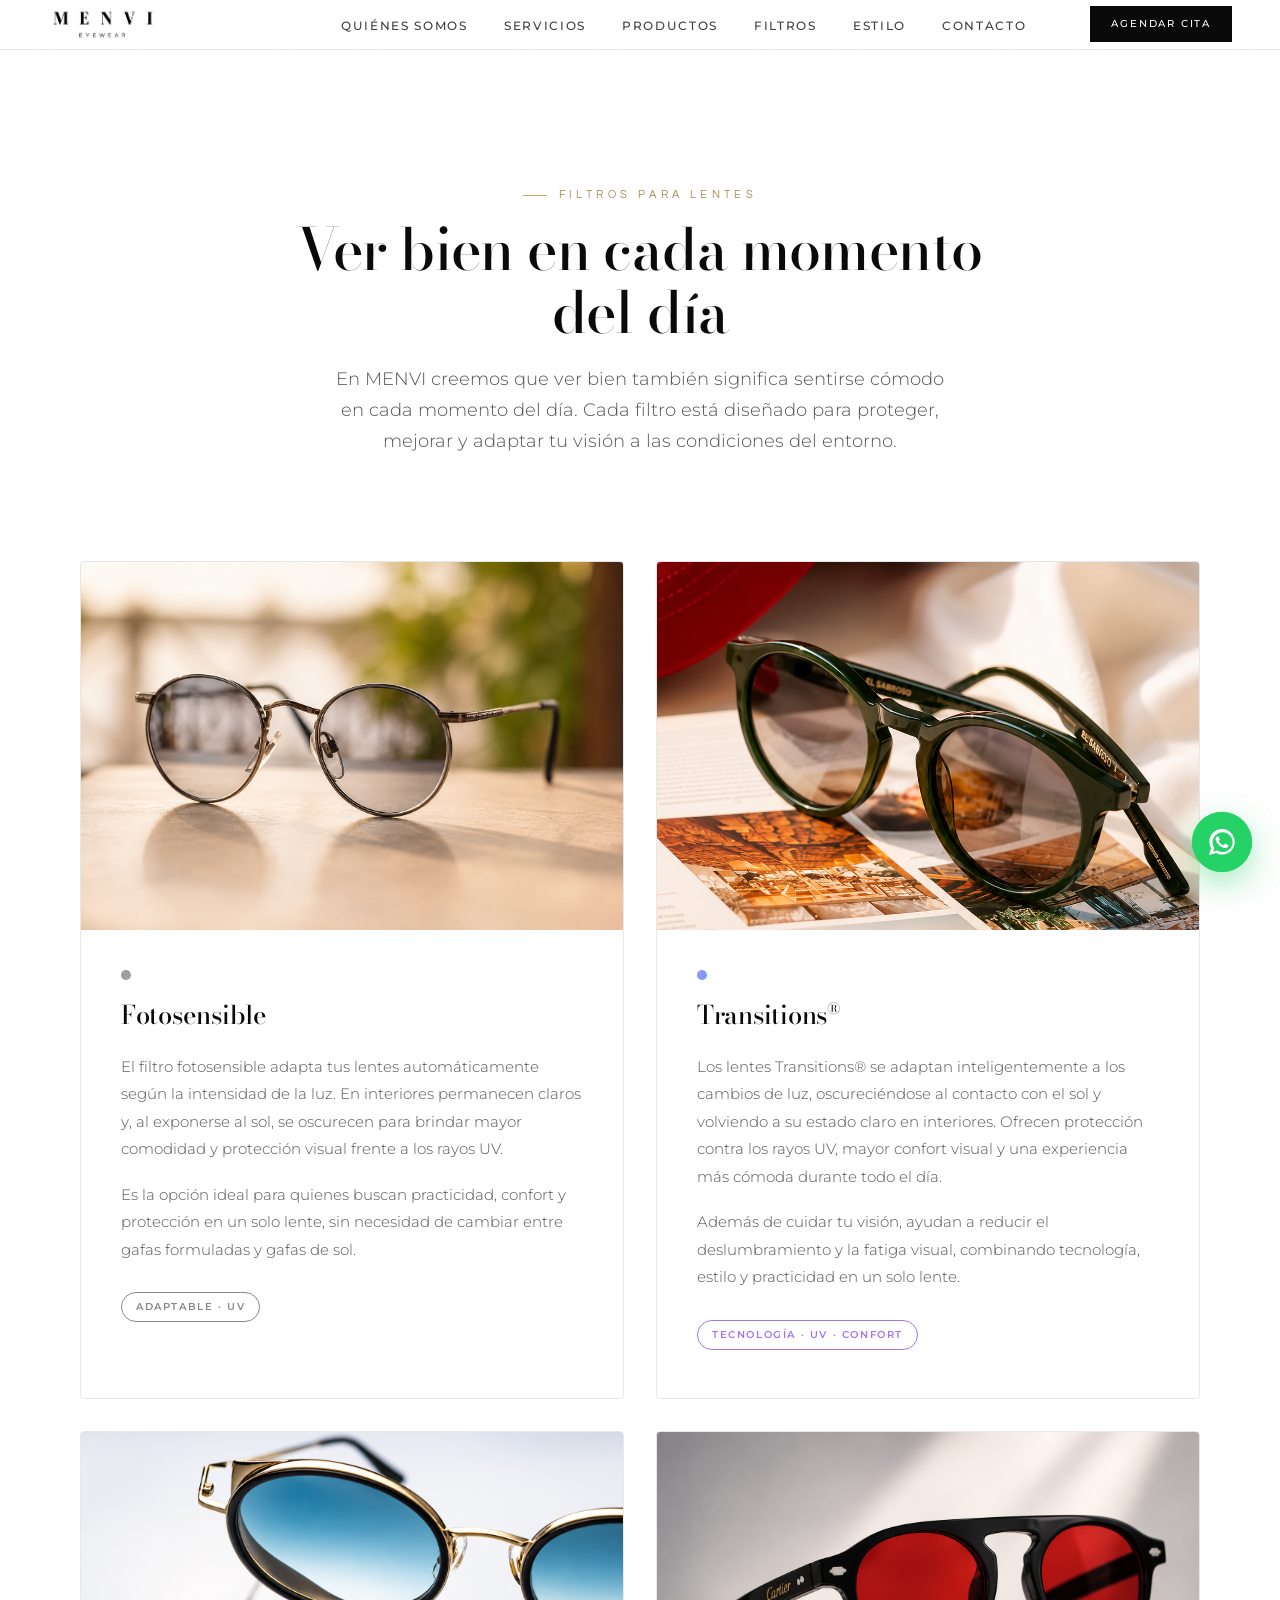
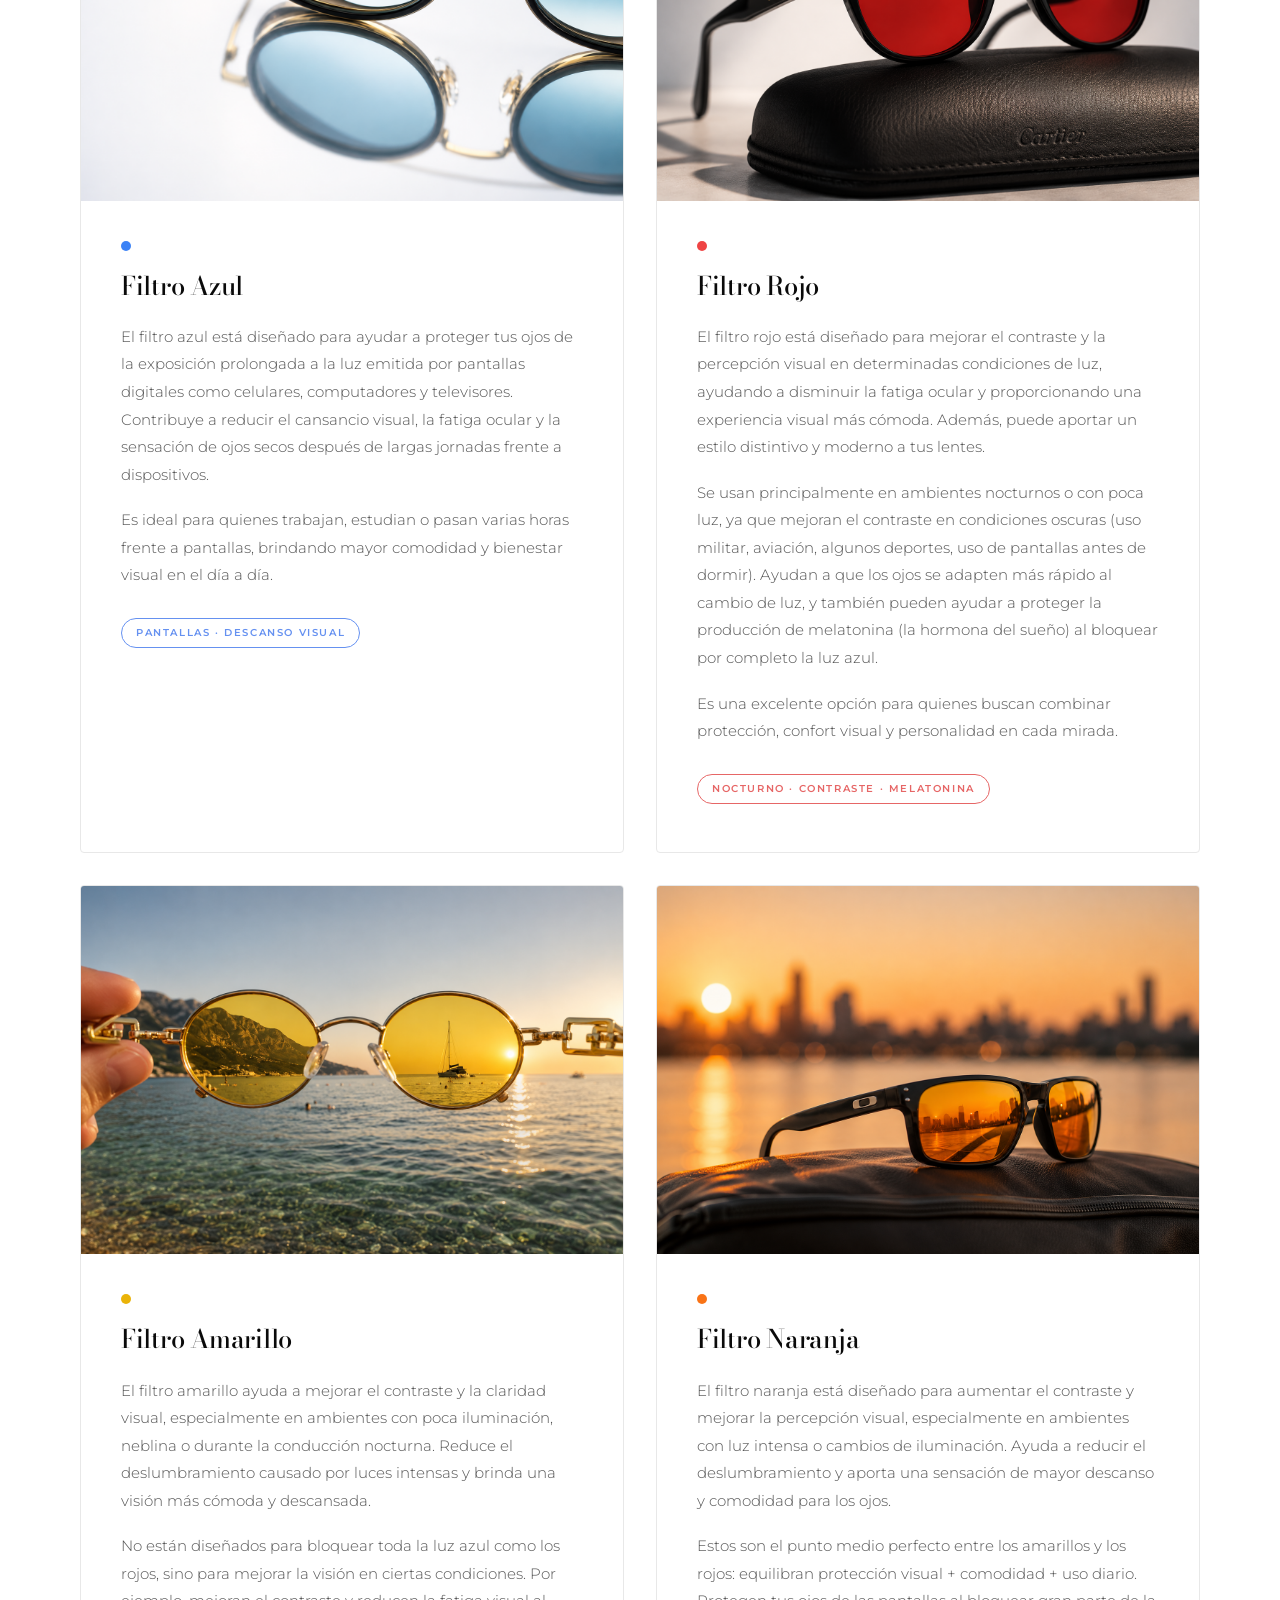
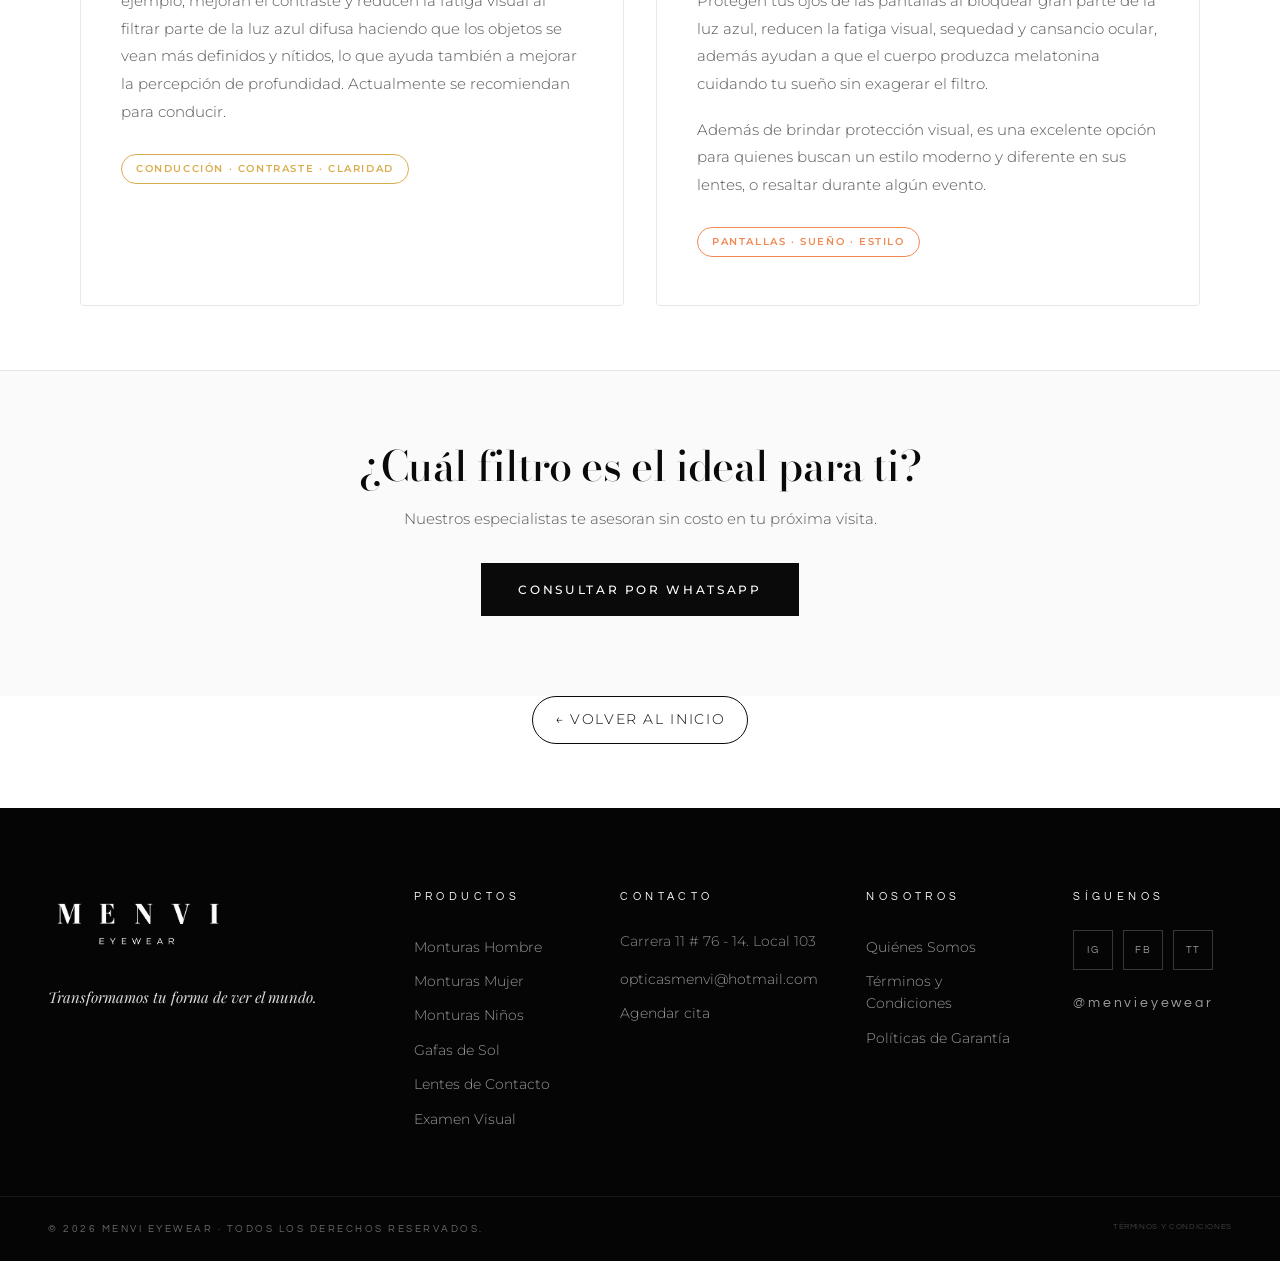
<file: filtros.html>
<!DOCTYPE html>
<html lang="es">
<head>
<meta charset="UTF-8" />
<meta name="viewport" content="width=device-width, initial-scale=1.0" />
<title>Filtros para Lentes · MENVI Eyewear</title>
<meta name="description" content="Conoce los filtros para lentes que ofrece MENVI Eyewear: fotosensible, transitions, azul, rojo, amarillo y naranja. Encuentra el que mejor se adapta a tu estilo de vida." />
<link rel="preconnect" href="https://fonts.googleapis.com">
<link rel="preconnect" href="https://fonts.gstatic.com" crossorigin>
<link href="https://fonts.googleapis.com/css2?family=Bodoni+Moda:ital,opsz,wght@0,6..96,400;0,6..96,500;0,6..96,600;0,6..96,700;0,6..96,800;0,6..96,900;1,6..96,400&family=Playfair+Display:ital,wght@0,400;0,500;0,600;0,700;0,800;0,900;1,400&family=Montserrat:wght@200;300;400;500;600;700&family=Questrial&display=swap" rel="stylesheet">
<link rel="icon" type="image/png" href="LOGO.png" />
<link rel="apple-touch-icon" href="LOGO.png" />
<link rel="stylesheet" href="styles.css" />
<style>
  .fl-page { padding-top: 120px; }

  /* HERO */
  .fl-hero {
    text-align: center;
    padding: 60px 24px 56px;
    max-width: 760px;
    margin: 0 auto;
  }
  .fl-hero .kicker { display: inline-block; margin-bottom: 14px; }
  .fl-hero h1 {
    font-family: 'Bodoni Moda', 'Playfair Display', serif;
    font-weight: 500;
    font-size: clamp(2rem, 6vw, 3.6rem);
    line-height: 1.1;
    margin: 0 0 20px;
  }
  .fl-hero p {
    font-family: 'Montserrat', sans-serif;
    font-weight: 300;
    font-size: clamp(1rem, 2vw, 1.1rem);
    line-height: 1.75;
    color: #555;
    max-width: 620px;
    margin: 0 auto;
  }

  /* GRID */
  .fl-grid {
    display: grid;
    grid-template-columns: repeat(2, 1fr);
    gap: 32px;
    max-width: 1200px;
    margin: 0 auto;
    padding: 48px 40px 64px;
  }
  .fl-card {
    border: 1px solid #e8e8e8;
    border-radius: 4px;
    overflow: hidden;
    transition: box-shadow .35s, transform .35s;
    background: #fff;
  }
  .fl-card:hover {
    box-shadow: 0 12px 48px rgba(0,0,0,.09);
    transform: translateY(-3px);
  }

  .fl-card-img {
    width: 100%;
    position: relative;
    padding-bottom: 68%;
    height: 0;
    overflow: hidden;
  }
  .fl-card-img img {
    position: absolute;
    top: 0; left: 0;
    width: 100%; height: 100%;
    object-fit: cover;
    transition: transform .5s cubic-bezier(.2,.6,.2,1);
  }
  .fl-card:hover .fl-card-img img { transform: scale(1.04); }

  .fl-card-body {
    padding: 40px 40px 48px;
  }
  .fl-card-color {
    display: inline-block;
    width: 10px; height: 10px;
    border-radius: 50%;
    margin-bottom: 20px;
    vertical-align: middle;
  }
  .fl-card-title {
    font-family: 'Bodoni Moda', 'Playfair Display', serif;
    font-size: clamp(1.4rem, 2vw, 1.9rem);
    font-weight: 500;
    margin: 0 0 24px;
    line-height: 1.15;
  }
  .fl-card-text {
    font-family: 'Montserrat', sans-serif;
    font-size: 14.5px;
    font-weight: 300;
    color: #555;
    line-height: 1.9;
    margin: 0 0 28px;
  }
  .fl-card-text p { margin: 0 0 18px; }
  .fl-card-text p:last-child { margin: 0; }
  .fl-card-tag {
    display: inline-block;
    padding: 6px 14px;
    font-family: 'Montserrat', sans-serif;
    font-size: 10px;
    font-weight: 600;
    letter-spacing: 0.16em;
    text-transform: uppercase;
    border-radius: 999px;
    border: 1px solid currentColor;
    opacity: .7;
  }

  /* CTA */
  .fl-cta {
    text-align: center;
    padding: 72px 24px 80px;
    border-top: 1px solid #e5e5e5;
    background: #fafafa;
  }
  .fl-cta h2 {
    font-family: 'Bodoni Moda', serif;
    font-size: clamp(1.6rem, 4vw, 2.6rem);
    font-weight: 500;
    margin: 0 0 16px;
  }
  .fl-cta p {
    font-family: 'Montserrat', sans-serif;
    font-weight: 300;
    color: #555;
    margin: 0 0 32px;
    font-size: 15px;
  }
  .fl-back-wrap { text-align: center; padding: 0 24px 64px; }
  .fl-back {
    display: inline-flex; align-items: center; gap: 8px;
    padding: 12px 22px;
    border: 1px solid currentColor;
    border-radius: 999px;
    font-family: 'Montserrat', sans-serif;
    font-size: .85rem; letter-spacing: .12em; text-transform: uppercase;
    text-decoration: none; color: inherit;
    transition: background .25s, color .25s;
  }
  .fl-back:hover { background: #111; color: #fff; }

  /* RESPONSIVE */
  @media (max-width: 900px) {
    .fl-grid { gap: 24px; padding: 36px 24px 48px; }
    .fl-card-body { padding: 30px 28px 38px; }
  }
  @media (max-width: 640px) {
    .fl-page { padding-top: 90px; }
    .fl-grid { grid-template-columns: 1fr; gap: 20px; padding: 28px 18px 40px; }
    .fl-card-body { padding: 26px 24px 34px; }
    .fl-hero { padding: 40px 20px 40px; }
    .fl-card-img { padding-bottom: 80%; }
  }
</style>
</head>
<body class="fl-page">

<!-- NAV -->
<nav class="nav scrolled" id="nav" data-nav-fixed>
  <div class="nav-inner">
    <a href="index.html#top" class="logo">
      <img src="LOGO.png" alt="MENVI Eyewear" class="logo-img" />
    </a>
    <ul class="nav-links">
      <li><a href="quienes-somos.html">Quiénes Somos</a></li>
      <li><a href="index.html#servicios">Servicios</a></li>
      <li><a href="index.html#productos">Productos</a></li>
      <li><a href="filtros.html" aria-current="page">Filtros</a></li>
      <li><a href="index.html#galeria">Estilo</a></li>
      <li><a href="index.html#contacto">Contacto</a></li>
    </ul>
    <a href="index.html#contacto" class="nav-cta">Agendar cita</a>
    <button class="nav-burger" id="burger" aria-label="Menú"><span></span><span></span><span></span></button>
  </div>
</nav>

<!-- HERO -->
<header class="fl-hero">
  <span class="kicker">Filtros para lentes</span>
  <h1>Ver bien en cada momento del día</h1>
  <p>En MENVI creemos que ver bien también significa sentirse cómodo en cada momento del día. Cada filtro está diseñado para proteger, mejorar y adaptar tu visión a las condiciones del entorno.</p>
</header>

<!-- GRID DE FILTROS -->
<div class="fl-grid">

  <!-- FOTOSENSIBLE -->
  <div class="fl-card">
    <div class="fl-card-img">
      <img src="imgs2/fotosensible.png" alt="Lentes fotosensibles" loading="lazy" style="object-position: 50% 45%" />
    </div>
    <div class="fl-card-body">
      <span class="fl-card-color" style="background:#9E9E9E;"></span>
      <h2 class="fl-card-title">Fotosensible</h2>
      <div class="fl-card-text">
        <p>El filtro fotosensible adapta tus lentes automáticamente según la intensidad de la luz. En interiores permanecen claros y, al exponerse al sol, se oscurecen para brindar mayor comodidad y protección visual frente a los rayos UV.</p>
        <p>Es la opción ideal para quienes buscan practicidad, confort y protección en un solo lente, sin necesidad de cambiar entre gafas formuladas y gafas de sol.</p>
      </div>
      <span class="fl-card-tag" style="color:#555;">Adaptable · UV</span>
    </div>
  </div>

  <!-- TRANSITIONS -->
  <div class="fl-card">
    <div class="fl-card-img">
      <img src="imgs2/transition.png" alt="Lentes Transitions" loading="lazy" style="object-position: 50% 38%" />
    </div>
    <div class="fl-card-body">
      <span class="fl-card-color" style="background: linear-gradient(135deg,#a78bfa,#60a5fa);"></span>
      <h2 class="fl-card-title">Transitions<sup style="font-size:.6em;">®</sup></h2>
      <div class="fl-card-text">
        <p>Los lentes Transitions® se adaptan inteligentemente a los cambios de luz, oscureciéndose al contacto con el sol y volviendo a su estado claro en interiores. Ofrecen protección contra los rayos UV, mayor confort visual y una experiencia más cómoda durante todo el día.</p>
        <p>Además de cuidar tu visión, ayudan a reducir el deslumbramiento y la fatiga visual, combinando tecnología, estilo y practicidad en un solo lente.</p>
      </div>
      <span class="fl-card-tag" style="color:#7c3aed;">Tecnología · UV · Confort</span>
    </div>
  </div>

  <!-- FILTRO AZUL -->
  <div class="fl-card">
    <div class="fl-card-img">
      <img src="imgs2/filtroazul.png" alt="Filtro azul para pantallas" loading="lazy" style="object-position: 50% 30%" />
    </div>
    <div class="fl-card-body">
      <span class="fl-card-color" style="background:#3b82f6;"></span>
      <h2 class="fl-card-title">Filtro Azul</h2>
      <div class="fl-card-text">
        <p>El filtro azul está diseñado para ayudar a proteger tus ojos de la exposición prolongada a la luz emitida por pantallas digitales como celulares, computadores y televisores. Contribuye a reducir el cansancio visual, la fatiga ocular y la sensación de ojos secos después de largas jornadas frente a dispositivos.</p>
        <p>Es ideal para quienes trabajan, estudian o pasan varias horas frente a pantallas, brindando mayor comodidad y bienestar visual en el día a día.</p>
      </div>
      <span class="fl-card-tag" style="color:#2563eb;">Pantallas · Descanso visual</span>
    </div>
  </div>

  <!-- FILTRO ROJO -->
  <div class="fl-card">
    <div class="fl-card-img">
      <img src="imgs2/rojos.png" alt="Filtro rojo para lentes" loading="lazy" style="object-position: 50% 45%" />
    </div>
    <div class="fl-card-body">
      <span class="fl-card-color" style="background:#ef4444;"></span>
      <h2 class="fl-card-title">Filtro Rojo</h2>
      <div class="fl-card-text">
        <p>El filtro rojo está diseñado para mejorar el contraste y la percepción visual en determinadas condiciones de luz, ayudando a disminuir la fatiga ocular y proporcionando una experiencia visual más cómoda. Además, puede aportar un estilo distintivo y moderno a tus lentes.</p>
        <p>Se usan principalmente en ambientes nocturnos o con poca luz, ya que mejoran el contraste en condiciones oscuras (uso militar, aviación, algunos deportes, uso de pantallas antes de dormir). Ayudan a que los ojos se adapten más rápido al cambio de luz, y también pueden ayudar a proteger la producción de melatonina (la hormona del sueño) al bloquear por completo la luz azul.</p>
        <p>Es una excelente opción para quienes buscan combinar protección, confort visual y personalidad en cada mirada.</p>
      </div>
      <span class="fl-card-tag" style="color:#dc2626;">Nocturno · Contraste · Melatonina</span>
    </div>
  </div>

  <!-- FILTRO AMARILLO -->
  <div class="fl-card">
    <div class="fl-card-img">
      <img src="imgs2/amarillas.png" alt="Filtro amarillo para lentes" loading="lazy" style="object-position: 50% 40%" />
    </div>
    <div class="fl-card-body">
      <span class="fl-card-color" style="background:#eab308;"></span>
      <h2 class="fl-card-title">Filtro Amarillo</h2>
      <div class="fl-card-text">
        <p>El filtro amarillo ayuda a mejorar el contraste y la claridad visual, especialmente en ambientes con poca iluminación, neblina o durante la conducción nocturna. Reduce el deslumbramiento causado por luces intensas y brinda una visión más cómoda y descansada.</p>
        <p>No están diseñados para bloquear toda la luz azul como los rojos, sino para mejorar la visión en ciertas condiciones. Por ejemplo, mejoran el contraste y reducen la fatiga visual al filtrar parte de la luz azul difusa haciendo que los objetos se vean más definidos y nítidos, lo que ayuda también a mejorar la percepción de profundidad. Actualmente se recomiendan para conducir.</p>
      </div>
      <span class="fl-card-tag" style="color:#ca8a04;">Conducción · Contraste · Claridad</span>
    </div>
  </div>

  <!-- FILTRO NARANJA -->
  <div class="fl-card">
    <div class="fl-card-img">
      <img src="imgs2/filtronaranja.png" alt="Filtro naranja para lentes" loading="lazy" style="object-position: 50% 55%" />
    </div>
    <div class="fl-card-body">
      <span class="fl-card-color" style="background:#f97316;"></span>
      <h2 class="fl-card-title">Filtro Naranja</h2>
      <div class="fl-card-text">
        <p>El filtro naranja está diseñado para aumentar el contraste y mejorar la percepción visual, especialmente en ambientes con luz intensa o cambios de iluminación. Ayuda a reducir el deslumbramiento y aporta una sensación de mayor descanso y comodidad para los ojos.</p>
        <p>Estos son el punto medio perfecto entre los amarillos y los rojos: equilibran protección visual + comodidad + uso diario. Protegen tus ojos de las pantallas al bloquear gran parte de la luz azul, reducen la fatiga visual, sequedad y cansancio ocular, además ayudan a que el cuerpo produzca melatonina cuidando tu sueño sin exagerar el filtro.</p>
        <p>Además de brindar protección visual, es una excelente opción para quienes buscan un estilo moderno y diferente en sus lentes, o resaltar durante algún evento.</p>
      </div>
      <span class="fl-card-tag" style="color:#ea580c;">Pantallas · Sueño · Estilo</span>
    </div>
  </div>

</div>

<!-- CTA -->
<div class="fl-cta">
  <h2>¿Cuál filtro es el ideal para ti?</h2>
  <p>Nuestros especialistas te asesoran sin costo en tu próxima visita.</p>
  <a href="https://wa.me/573217587259?text=Hola%20MENVI%2C%20quiero%20asesor%C3%ADa%20sobre%20los%20filtros%20para%20lentes" class="btn btn-dark" target="_blank" rel="noopener">Consultar por WhatsApp</a>
</div>

<div class="fl-back-wrap">
  <a href="index.html" class="fl-back">← Volver al inicio</a>
</div>

<!-- FOOTER -->
<footer class="footer">
  <div class="footer-inner">
    <div class="footer-col footer-col-brand">
      <a href="index.html#top" class="logo logo-footer">
        <img src="LOGO.png" alt="MENVI Eyewear" class="logo-img logo-img-footer" />
      </a>
      <p class="footer-tag"><em>Transformamos tu forma de ver el mundo.</em></p>
    </div>
    <div class="footer-col">
      <h5>Productos</h5>
      <a href="monturas.html">Monturas Hombre</a>
      <a href="monturas.html">Monturas Mujer</a>
      <a href="index.html#productos">Monturas Niños</a>
      <a href="gafas-sol.html">Gafas de Sol</a>
      <a href="index.html#productos">Lentes de Contacto</a>
      <a href="index.html#servicios">Examen Visual</a>
    </div>
    <div class="footer-col">
      <h5>Contacto</h5>
      <span style="display:block;font-size:14px;color:rgba(255,255,255,.55);margin-bottom:10px;">Carrera 11 # 76 - 14. Local 103</span>
      <a href="mailto:opticasmenvi@hotmail.com">opticasmenvi@hotmail.com</a>
      <a href="index.html#contacto">Agendar cita</a>
    </div>
    <div class="footer-col">
      <h5>Nosotros</h5>
      <a href="quienes-somos.html">Quiénes Somos</a>
      <a href="terminos.html">Términos y Condiciones</a>
      <a href="garantia.html">Políticas de Garantía</a>
    </div>
    <div class="footer-col">
      <h5>Síguenos</h5>
      <div class="social">
        <a href="https://www.instagram.com/menvieyewear/" aria-label="Instagram" target="_blank" rel="noopener">IG</a>
        <a href="https://www.facebook.com/menvieyewear" aria-label="Facebook" target="_blank" rel="noopener">FB</a>
        <a href="https://www.tiktok.com/@menvieyewear" aria-label="TikTok" target="_blank" rel="noopener">TT</a>
      </div>
      <a href="https://www.instagram.com/menvieyewear/" class="footer-handle" target="_blank" rel="noopener">@menvieyewear</a>
    </div>
  </div>
  <div class="footer-bottom">
    <span>© 2026 MENVI Eyewear · Todos los derechos reservados.</span>
    <a href="terminos.html" style="color:inherit;opacity:.6;font-size:.8em;letter-spacing:.08em;text-transform:uppercase;text-decoration:none;">Términos y Condiciones</a>
  </div>
</footer>

<a href="https://wa.me/573217587259?text=Hola%20MENVI%2C%20quiero%20agendar%20un%20examen%20visual" class="wa-float" aria-label="WhatsApp" target="_blank" rel="noopener">
  <svg viewBox="0 0 32 32" fill="currentColor"><path d="M16 3C9 3 3.4 8.6 3.4 15.6c0 2.3.6 4.5 1.7 6.4L3 29l7.2-2c1.8 1 3.8 1.5 5.8 1.5h.1c7 0 12.6-5.6 12.6-12.6S23 3 16 3zm0 22.9c-1.7 0-3.4-.4-4.8-1.3l-.3-.2-3.6 1 1-3.5-.2-.4c-1-1.6-1.5-3.4-1.5-5.3 0-5.5 4.5-10 10-10s10 4.5 10 10-4.5 9.7-10 9.7zm5.5-7.2c-.3-.2-1.8-.9-2-1s-.5-.2-.7.2-.8 1-1 1.2-.4.2-.7 0c-1.8-.9-3-1.6-4.2-3.6-.3-.6.3-.5.9-1.7.1-.2 0-.4 0-.6l-1-2.3c-.2-.6-.5-.5-.7-.5h-.6c-.2 0-.5.1-.8.4s-1.1 1.1-1.1 2.6 1.1 3 1.3 3.2 2.2 3.4 5.4 4.7c.7.3 1.3.5 1.8.7.8.2 1.5.2 2 .1.6-.1 1.8-.7 2.1-1.5.3-.7.3-1.4.2-1.5-.1-.2-.3-.3-.6-.4z"/></svg>
  <span class="wa-float-pulse"></span>
  <span class="wa-float-tooltip">Consultar por WhatsApp</span>
</a>

<script src="script.js"></script>
</body>
</html>
</file>
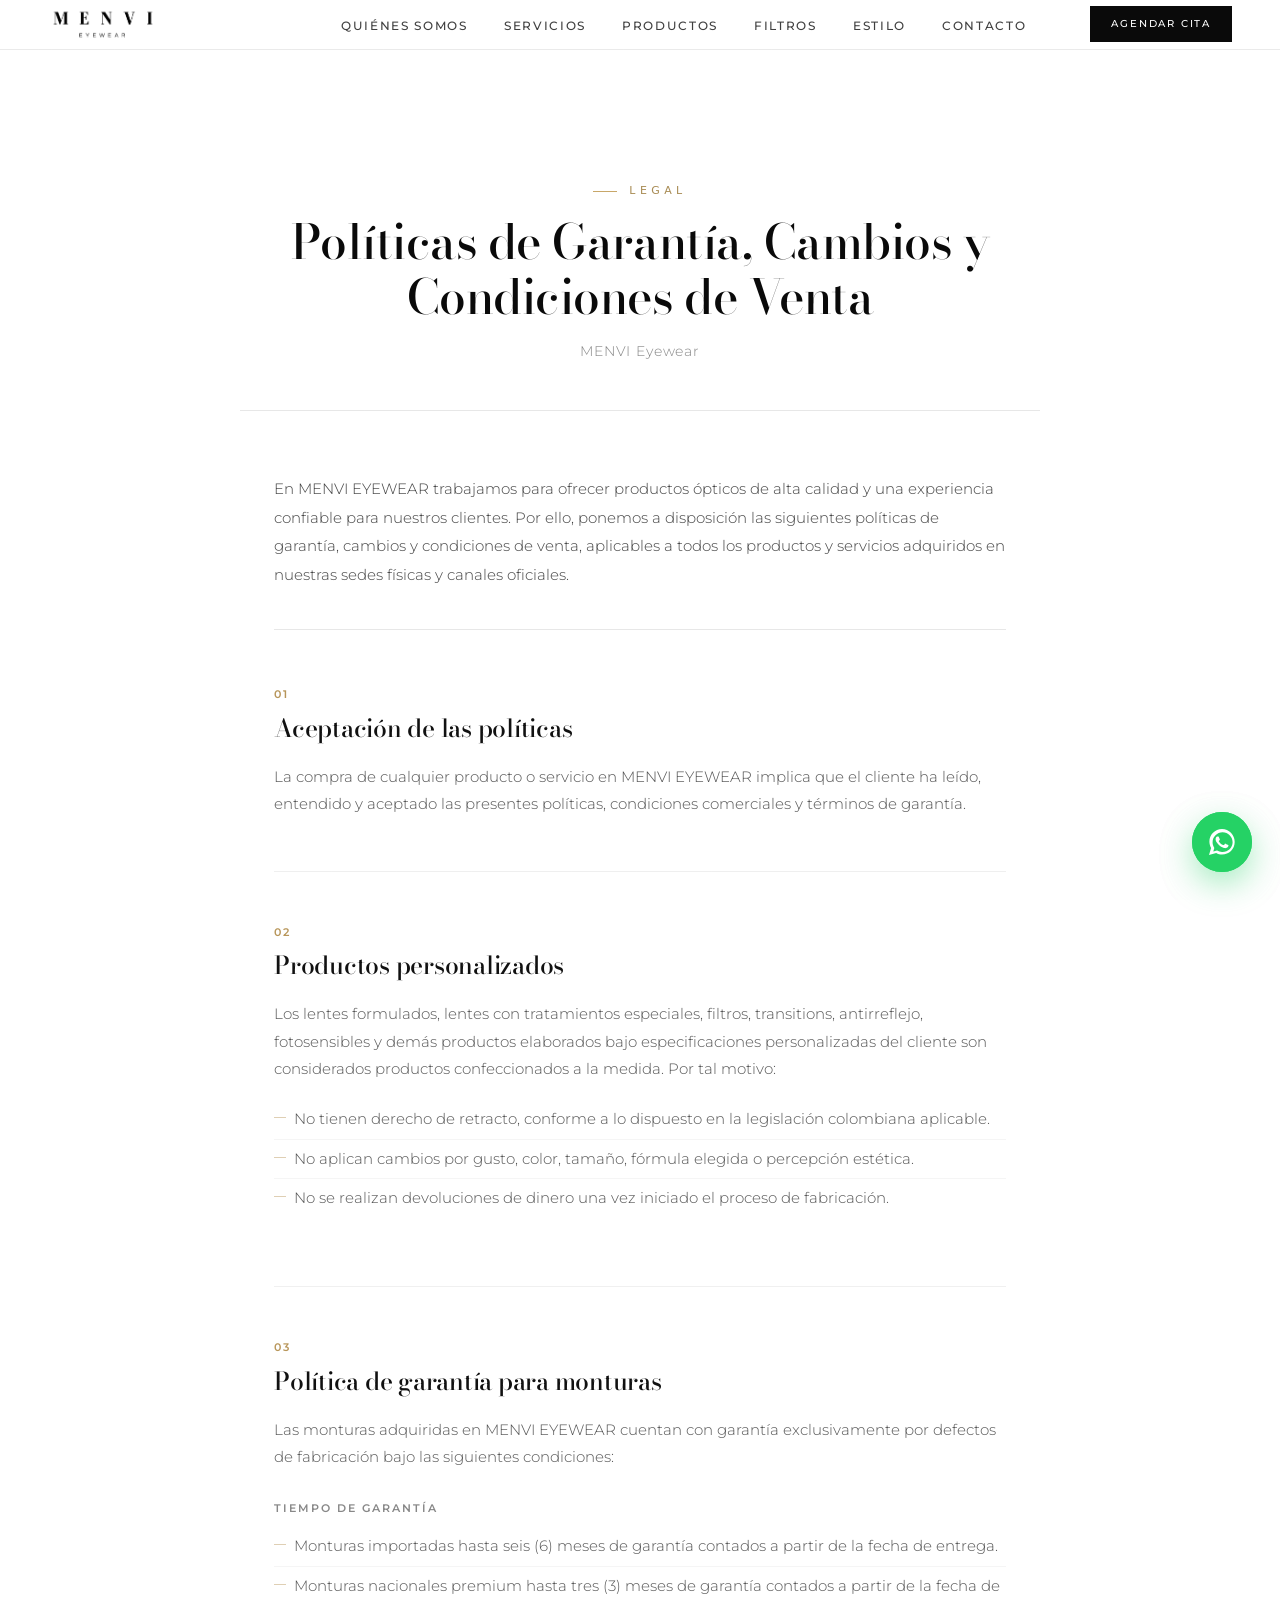
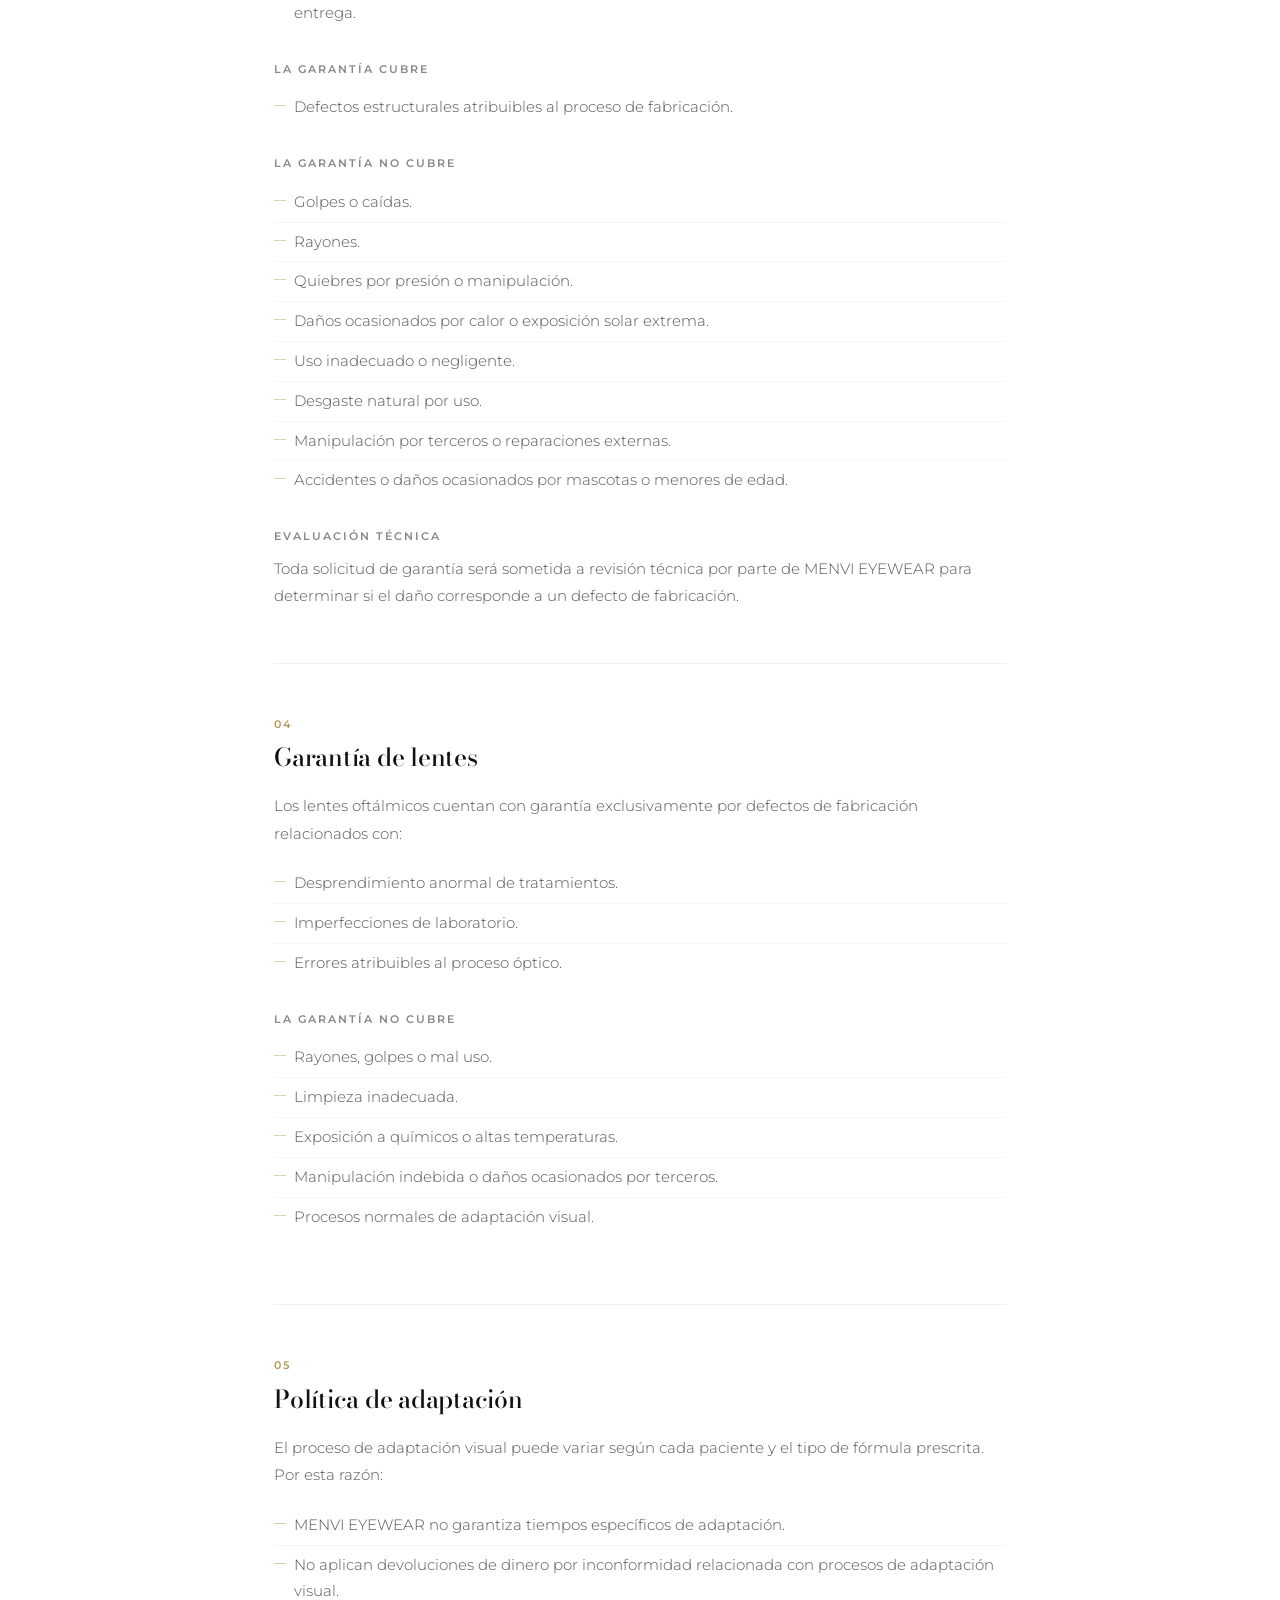
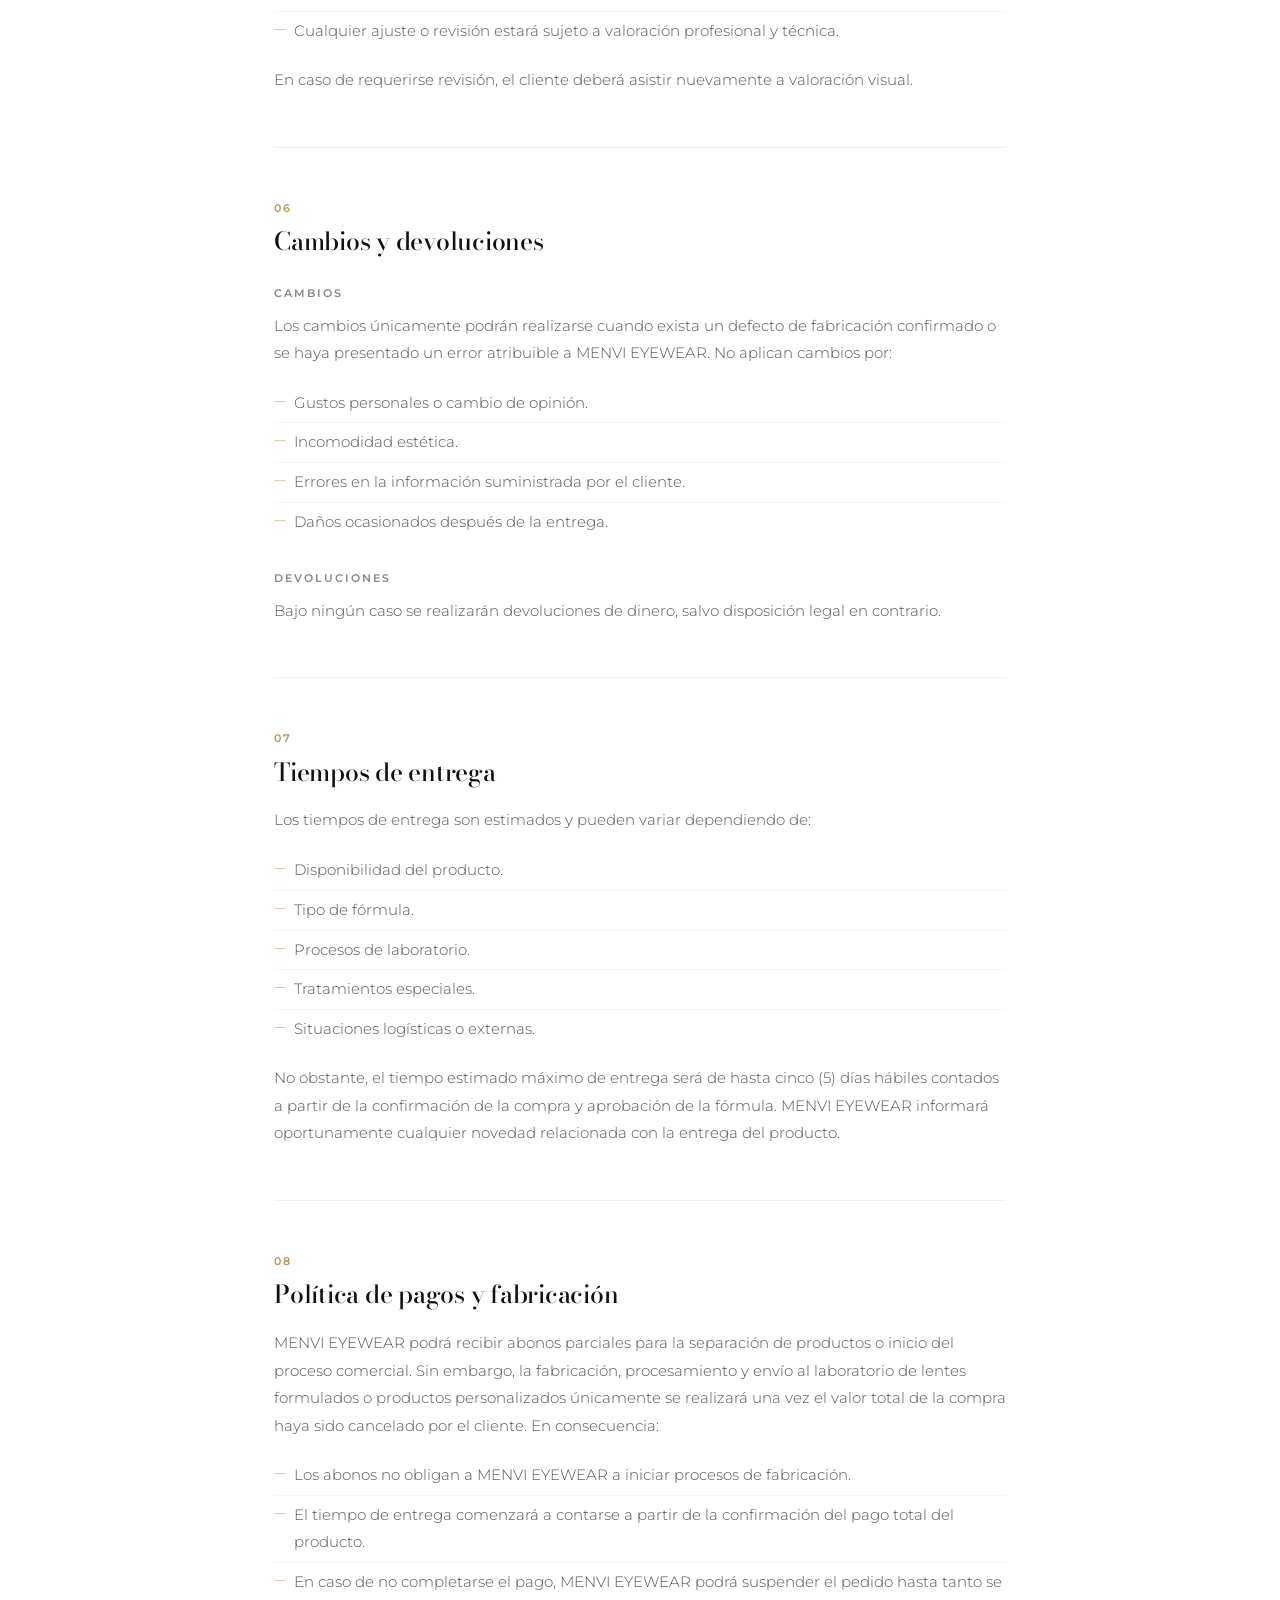
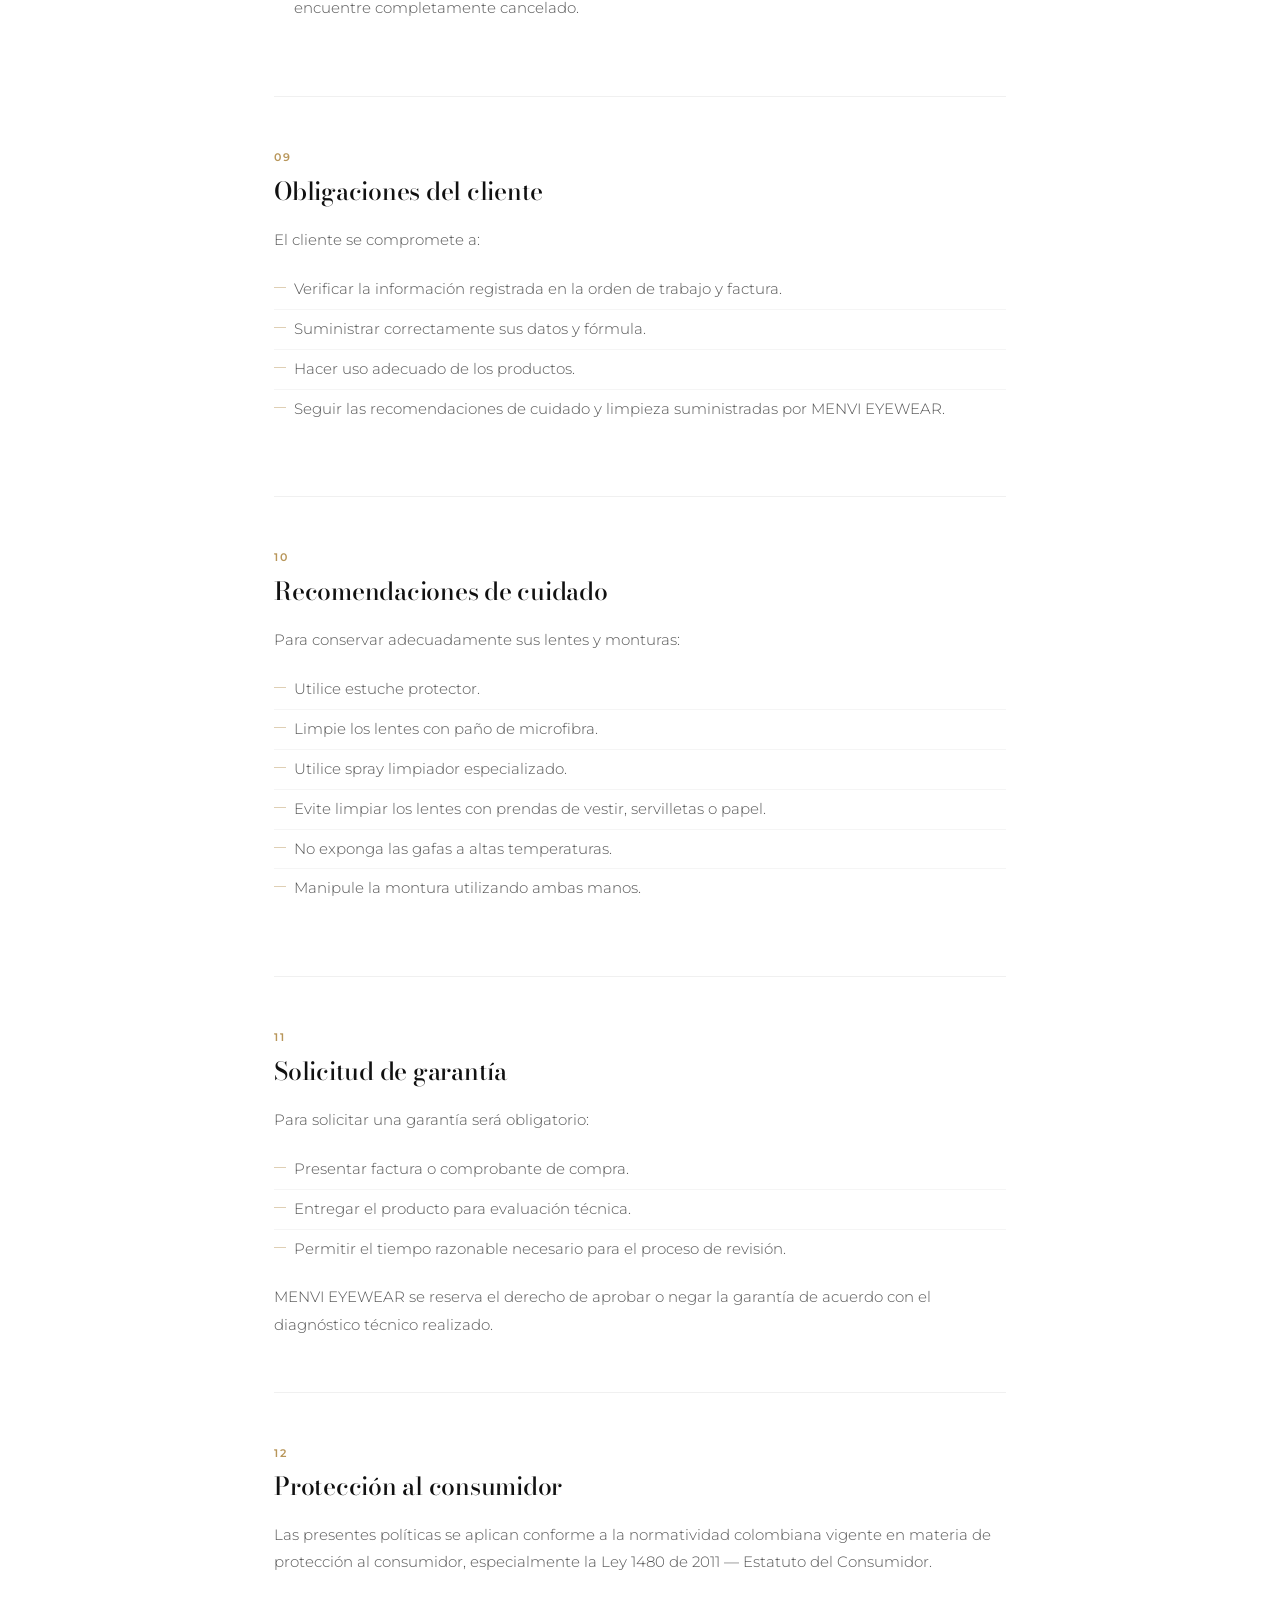
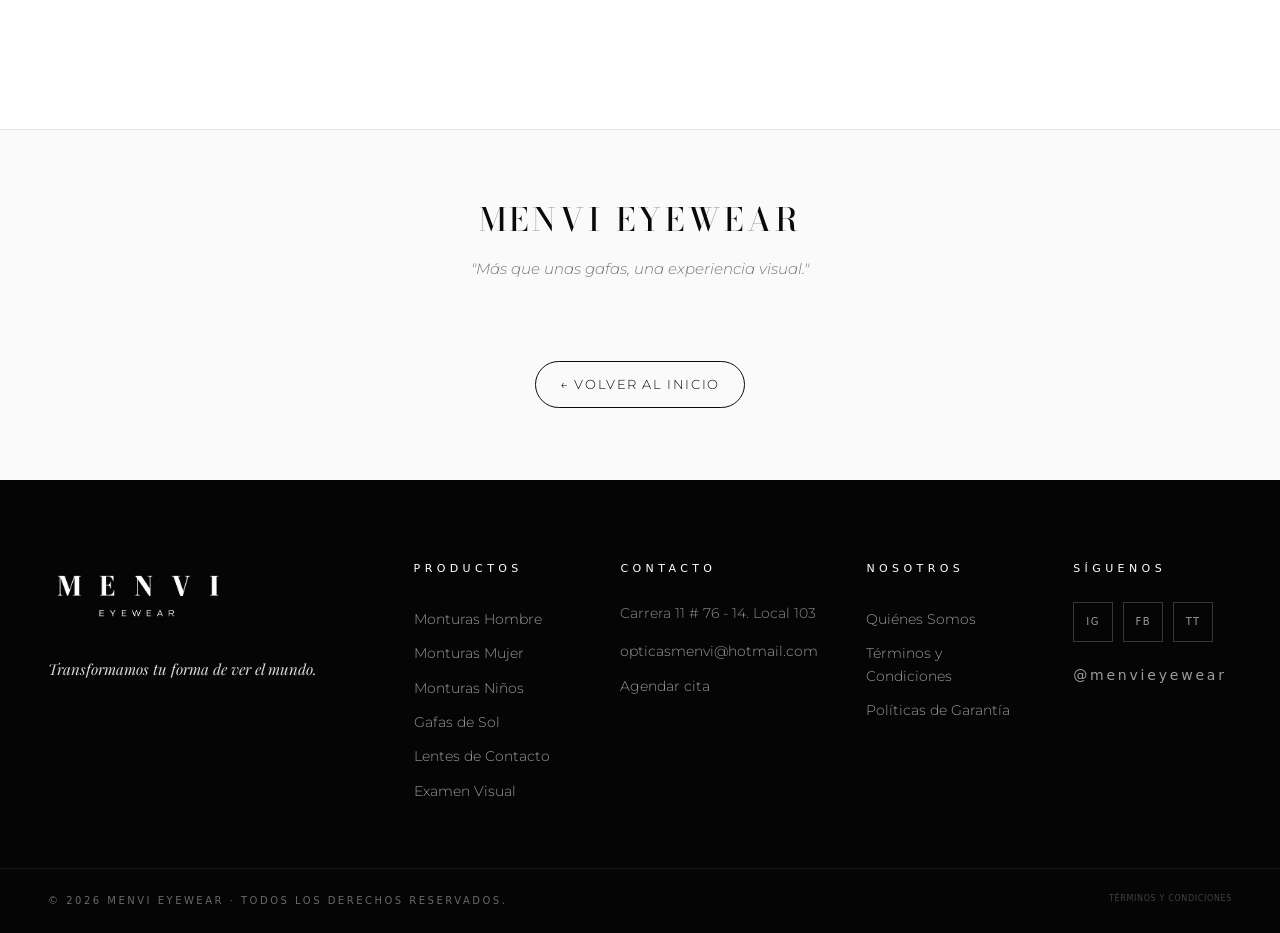
<file: garantia.html>
<!DOCTYPE html>
<html lang="es">
<head>
<meta charset="UTF-8" />
<meta name="viewport" content="width=device-width, initial-scale=1.0" />
<title>Políticas de Garantía · MENVI Eyewear</title>
<meta name="description" content="Políticas de garantía, cambios y condiciones de venta de MENVI Eyewear. Conoce nuestras condiciones para monturas, lentes y productos personalizados." />
<link rel="preconnect" href="https://fonts.googleapis.com">
<link rel="preconnect" href="https://fonts.gstatic.com" crossorigin>
<link href="https://fonts.googleapis.com/css2?family=Bodoni+Moda:ital,opsz,wght@0,6..96,400;0,6..96,500;0,6..96,700;1,6..96,400&family=Playfair+Display:ital,wght@0,400;0,700;1,400&family=Montserrat:wght@200;300;400;500;600;700&display=swap" rel="stylesheet">
<link rel="icon" type="image/png" href="LOGO.png" />
<link rel="apple-touch-icon" href="LOGO.png" />
<link rel="stylesheet" href="styles.css" />
<style>
  .tc-page { padding-top: 120px; }

  .tc-hero {
    text-align: center;
    padding: 56px 24px 48px;
    max-width: 800px;
    margin: 0 auto;
    border-bottom: 1px solid #e8e8e8;
  }
  .tc-hero .kicker { display: inline-block; margin-bottom: 14px; }
  .tc-hero h1 {
    font-family: 'Bodoni Moda', 'Playfair Display', serif;
    font-weight: 500;
    font-size: clamp(1.8rem, 4.5vw, 3rem);
    line-height: 1.15;
    margin: 0 0 16px;
  }
  .tc-hero p {
    font-family: 'Montserrat', sans-serif;
    font-weight: 300;
    font-size: 14px;
    color: #888;
    letter-spacing: 0.06em;
  }

  .tc-content {
    max-width: 780px;
    margin: 0 auto;
    padding: 64px 24px 100px;
  }

  .tc-intro {
    font-family: 'Montserrat', sans-serif;
    font-size: 15px;
    font-weight: 300;
    line-height: 1.9;
    color: #444;
    margin: 0 0 56px;
    padding-bottom: 40px;
    border-bottom: 1px solid #e8e8e8;
  }

  .tc-section {
    margin: 0 0 52px;
    padding-bottom: 52px;
    border-bottom: 1px solid #f0f0f0;
  }
  .tc-section:last-child { border-bottom: none; margin-bottom: 0; }

  .tc-num {
    font-family: 'Montserrat', sans-serif;
    font-size: 11px;
    font-weight: 600;
    letter-spacing: 0.2em;
    color: #b8965a;
    text-transform: uppercase;
    display: block;
    margin-bottom: 10px;
  }

  .tc-section h2 {
    font-family: 'Bodoni Moda', 'Playfair Display', serif;
    font-weight: 500;
    font-size: clamp(1.2rem, 2.5vw, 1.55rem);
    line-height: 1.2;
    margin: 0 0 20px;
    color: #111;
  }

  .tc-section h3 {
    font-family: 'Montserrat', sans-serif;
    font-size: 11px;
    font-weight: 600;
    letter-spacing: 0.18em;
    text-transform: uppercase;
    color: #888;
    margin: 28px 0 10px;
  }

  .tc-section p {
    font-family: 'Montserrat', sans-serif;
    font-size: 14.5px;
    font-weight: 300;
    line-height: 1.9;
    color: #555;
    margin: 0 0 16px;
  }
  .tc-section p:last-child { margin: 0; }

  .tc-section ul {
    list-style: none;
    padding: 0;
    margin: 8px 0 16px;
  }
  .tc-section ul li {
    font-family: 'Montserrat', sans-serif;
    font-size: 14.5px;
    font-weight: 300;
    line-height: 1.85;
    color: #555;
    padding: 6px 0 6px 20px;
    position: relative;
    border-bottom: 1px solid #f5f5f5;
  }
  .tc-section ul li:last-child { border-bottom: none; }
  .tc-section ul li::before {
    content: '—';
    position: absolute;
    left: 0;
    color: #b8965a;
    font-size: 12px;
  }

  .tc-closing {
    text-align: center;
    padding: 64px 24px 80px;
    background: #fafafa;
    border-top: 1px solid #e8e8e8;
  }
  .tc-closing .tc-brand {
    font-family: 'Bodoni Moda', serif;
    font-size: clamp(1.4rem, 3vw, 2rem);
    font-weight: 500;
    margin: 0 0 12px;
    letter-spacing: 0.12em;
  }
  .tc-closing .tc-tagline {
    font-family: 'Montserrat', sans-serif;
    font-style: italic;
    font-weight: 300;
    color: #777;
    font-size: 15px;
  }

  .tc-back-wrap { text-align: center; padding: 0 24px 72px; background: #fafafa; }
  .tc-back {
    display: inline-flex; align-items: center; gap: 8px;
    padding: 12px 24px;
    border: 1px solid currentColor;
    border-radius: 999px;
    font-family: 'Montserrat', sans-serif;
    font-size: .82rem; letter-spacing: .12em; text-transform: uppercase;
    text-decoration: none; color: inherit;
    transition: background .25s, color .25s;
  }
  .tc-back:hover { background: #111; color: #fff; }

  @media (max-width: 640px) {
    .tc-page { padding-top: 90px; }
    .tc-hero { padding: 40px 20px 36px; }
    .tc-content { padding: 48px 20px 80px; }
    .tc-section { margin-bottom: 40px; padding-bottom: 40px; }
  }
</style>
</head>
<body class="tc-page">

<!-- NAV -->
<nav class="nav scrolled" id="nav" data-nav-fixed>
  <div class="nav-inner">
    <a href="index.html#top" class="logo">
      <img src="LOGO.png" alt="MENVI Eyewear" class="logo-img" />
    </a>
    <ul class="nav-links">
      <li><a href="quienes-somos.html">Quiénes Somos</a></li>
      <li><a href="index.html#servicios">Servicios</a></li>
      <li><a href="index.html#productos">Productos</a></li>
      <li><a href="filtros.html">Filtros</a></li>
      <li><a href="index.html#galeria">Estilo</a></li>
      <li><a href="index.html#contacto">Contacto</a></li>
    </ul>
    <a href="index.html#contacto" class="nav-cta">Agendar cita</a>
    <button class="nav-burger" id="burger" aria-label="Menú"><span></span><span></span><span></span></button>
  </div>
</nav>

<!-- HERO -->
<header class="tc-hero">
  <span class="kicker">Legal</span>
  <h1>Políticas de Garantía, Cambios y Condiciones de Venta</h1>
  <p>MENVI Eyewear</p>
</header>

<!-- CONTENIDO -->
<div class="tc-content">

  <p class="tc-intro">En MENVI EYEWEAR trabajamos para ofrecer productos ópticos de alta calidad y una experiencia confiable para nuestros clientes. Por ello, ponemos a disposición las siguientes políticas de garantía, cambios y condiciones de venta, aplicables a todos los productos y servicios adquiridos en nuestras sedes físicas y canales oficiales.</p>

  <!-- 1 -->
  <div class="tc-section">
    <span class="tc-num">01</span>
    <h2>Aceptación de las políticas</h2>
    <p>La compra de cualquier producto o servicio en MENVI EYEWEAR implica que el cliente ha leído, entendido y aceptado las presentes políticas, condiciones comerciales y términos de garantía.</p>
  </div>

  <!-- 2 -->
  <div class="tc-section">
    <span class="tc-num">02</span>
    <h2>Productos personalizados</h2>
    <p>Los lentes formulados, lentes con tratamientos especiales, filtros, transitions, antirreflejo, fotosensibles y demás productos elaborados bajo especificaciones personalizadas del cliente son considerados productos confeccionados a la medida. Por tal motivo:</p>
    <ul>
      <li>No tienen derecho de retracto, conforme a lo dispuesto en la legislación colombiana aplicable.</li>
      <li>No aplican cambios por gusto, color, tamaño, fórmula elegida o percepción estética.</li>
      <li>No se realizan devoluciones de dinero una vez iniciado el proceso de fabricación.</li>
    </ul>
  </div>

  <!-- 3 -->
  <div class="tc-section">
    <span class="tc-num">03</span>
    <h2>Política de garantía para monturas</h2>
    <p>Las monturas adquiridas en MENVI EYEWEAR cuentan con garantía exclusivamente por defectos de fabricación bajo las siguientes condiciones:</p>

    <h3>Tiempo de garantía</h3>
    <ul>
      <li>Monturas importadas hasta seis (6) meses de garantía contados a partir de la fecha de entrega.</li>
      <li>Monturas nacionales premium hasta tres (3) meses de garantía contados a partir de la fecha de entrega.</li>
    </ul>

    <h3>La garantía cubre</h3>
    <ul>
      <li>Defectos estructurales atribuibles al proceso de fabricación.</li>
    </ul>

    <h3>La garantía NO cubre</h3>
    <ul>
      <li>Golpes o caídas.</li>
      <li>Rayones.</li>
      <li>Quiebres por presión o manipulación.</li>
      <li>Daños ocasionados por calor o exposición solar extrema.</li>
      <li>Uso inadecuado o negligente.</li>
      <li>Desgaste natural por uso.</li>
      <li>Manipulación por terceros o reparaciones externas.</li>
      <li>Accidentes o daños ocasionados por mascotas o menores de edad.</li>
    </ul>

    <h3>Evaluación técnica</h3>
    <p>Toda solicitud de garantía será sometida a revisión técnica por parte de MENVI EYEWEAR para determinar si el daño corresponde a un defecto de fabricación.</p>
  </div>

  <!-- 4 -->
  <div class="tc-section">
    <span class="tc-num">04</span>
    <h2>Garantía de lentes</h2>
    <p>Los lentes oftálmicos cuentan con garantía exclusivamente por defectos de fabricación relacionados con:</p>
    <ul>
      <li>Desprendimiento anormal de tratamientos.</li>
      <li>Imperfecciones de laboratorio.</li>
      <li>Errores atribuibles al proceso óptico.</li>
    </ul>

    <h3>La garantía NO cubre</h3>
    <ul>
      <li>Rayones, golpes o mal uso.</li>
      <li>Limpieza inadecuada.</li>
      <li>Exposición a químicos o altas temperaturas.</li>
      <li>Manipulación indebida o daños ocasionados por terceros.</li>
      <li>Procesos normales de adaptación visual.</li>
    </ul>
  </div>

  <!-- 5 -->
  <div class="tc-section">
    <span class="tc-num">05</span>
    <h2>Política de adaptación</h2>
    <p>El proceso de adaptación visual puede variar según cada paciente y el tipo de fórmula prescrita. Por esta razón:</p>
    <ul>
      <li>MENVI EYEWEAR no garantiza tiempos específicos de adaptación.</li>
      <li>No aplican devoluciones de dinero por inconformidad relacionada con procesos de adaptación visual.</li>
      <li>Cualquier ajuste o revisión estará sujeto a valoración profesional y técnica.</li>
    </ul>
    <p style="margin-top:16px;">En caso de requerirse revisión, el cliente deberá asistir nuevamente a valoración visual.</p>
  </div>

  <!-- 6 -->
  <div class="tc-section">
    <span class="tc-num">06</span>
    <h2>Cambios y devoluciones</h2>

    <h3>Cambios</h3>
    <p>Los cambios únicamente podrán realizarse cuando exista un defecto de fabricación confirmado o se haya presentado un error atribuible a MENVI EYEWEAR. No aplican cambios por:</p>
    <ul>
      <li>Gustos personales o cambio de opinión.</li>
      <li>Incomodidad estética.</li>
      <li>Errores en la información suministrada por el cliente.</li>
      <li>Daños ocasionados después de la entrega.</li>
    </ul>

    <h3>Devoluciones</h3>
    <p>Bajo ningún caso se realizarán devoluciones de dinero, salvo disposición legal en contrario.</p>
  </div>

  <!-- 7 -->
  <div class="tc-section">
    <span class="tc-num">07</span>
    <h2>Tiempos de entrega</h2>
    <p>Los tiempos de entrega son estimados y pueden variar dependiendo de:</p>
    <ul>
      <li>Disponibilidad del producto.</li>
      <li>Tipo de fórmula.</li>
      <li>Procesos de laboratorio.</li>
      <li>Tratamientos especiales.</li>
      <li>Situaciones logísticas o externas.</li>
    </ul>
    <p style="margin-top:16px;">No obstante, el tiempo estimado máximo de entrega será de hasta cinco (5) días hábiles contados a partir de la confirmación de la compra y aprobación de la fórmula. MENVI EYEWEAR informará oportunamente cualquier novedad relacionada con la entrega del producto.</p>
  </div>

  <!-- 8 -->
  <div class="tc-section">
    <span class="tc-num">08</span>
    <h2>Política de pagos y fabricación</h2>
    <p>MENVI EYEWEAR podrá recibir abonos parciales para la separación de productos o inicio del proceso comercial. Sin embargo, la fabricación, procesamiento y envío al laboratorio de lentes formulados o productos personalizados únicamente se realizará una vez el valor total de la compra haya sido cancelado por el cliente. En consecuencia:</p>
    <ul>
      <li>Los abonos no obligan a MENVI EYEWEAR a iniciar procesos de fabricación.</li>
      <li>El tiempo de entrega comenzará a contarse a partir de la confirmación del pago total del producto.</li>
      <li>En caso de no completarse el pago, MENVI EYEWEAR podrá suspender el pedido hasta tanto se encuentre completamente cancelado.</li>
    </ul>
  </div>

  <!-- 9 -->
  <div class="tc-section">
    <span class="tc-num">09</span>
    <h2>Obligaciones del cliente</h2>
    <p>El cliente se compromete a:</p>
    <ul>
      <li>Verificar la información registrada en la orden de trabajo y factura.</li>
      <li>Suministrar correctamente sus datos y fórmula.</li>
      <li>Hacer uso adecuado de los productos.</li>
      <li>Seguir las recomendaciones de cuidado y limpieza suministradas por MENVI EYEWEAR.</li>
    </ul>
  </div>

  <!-- 10 -->
  <div class="tc-section">
    <span class="tc-num">10</span>
    <h2>Recomendaciones de cuidado</h2>
    <p>Para conservar adecuadamente sus lentes y monturas:</p>
    <ul>
      <li>Utilice estuche protector.</li>
      <li>Limpie los lentes con paño de microfibra.</li>
      <li>Utilice spray limpiador especializado.</li>
      <li>Evite limpiar los lentes con prendas de vestir, servilletas o papel.</li>
      <li>No exponga las gafas a altas temperaturas.</li>
      <li>Manipule la montura utilizando ambas manos.</li>
    </ul>
  </div>

  <!-- 11 -->
  <div class="tc-section">
    <span class="tc-num">11</span>
    <h2>Solicitud de garantía</h2>
    <p>Para solicitar una garantía será obligatorio:</p>
    <ul>
      <li>Presentar factura o comprobante de compra.</li>
      <li>Entregar el producto para evaluación técnica.</li>
      <li>Permitir el tiempo razonable necesario para el proceso de revisión.</li>
    </ul>
    <p style="margin-top:16px;">MENVI EYEWEAR se reserva el derecho de aprobar o negar la garantía de acuerdo con el diagnóstico técnico realizado.</p>
  </div>

  <!-- 12 -->
  <div class="tc-section">
    <span class="tc-num">12</span>
    <h2>Protección al consumidor</h2>
    <p>Las presentes políticas se aplican conforme a la normatividad colombiana vigente en materia de protección al consumidor, especialmente la Ley 1480 de 2011 — Estatuto del Consumidor.</p>
  </div>

</div>

<!-- CIERRE -->
<div class="tc-closing">
  <p class="tc-brand">MENVI EYEWEAR</p>
  <p class="tc-tagline">"Más que unas gafas, una experiencia visual."</p>
</div>

<div class="tc-back-wrap">
  <a href="index.html" class="tc-back">← Volver al inicio</a>
</div>

<!-- FOOTER -->
<footer class="footer">
  <div class="footer-inner">
    <div class="footer-col footer-col-brand">
      <a href="index.html#top" class="logo logo-footer">
        <img src="LOGO.png" alt="MENVI Eyewear" class="logo-img logo-img-footer" />
      </a>
      <p class="footer-tag"><em>Transformamos tu forma de ver el mundo.</em></p>
    </div>
    <div class="footer-col">
      <h5>Productos</h5>
      <a href="monturas.html">Monturas Hombre</a>
      <a href="monturas.html">Monturas Mujer</a>
      <a href="index.html#productos">Monturas Niños</a>
      <a href="gafas-sol.html">Gafas de Sol</a>
      <a href="index.html#productos">Lentes de Contacto</a>
      <a href="index.html#servicios">Examen Visual</a>
    </div>
    <div class="footer-col">
      <h5>Contacto</h5>
      <span style="display:block;font-size:14px;color:rgba(255,255,255,.55);margin-bottom:10px;">Carrera 11 # 76 - 14. Local 103</span>
      <a href="mailto:opticasmenvi@hotmail.com">opticasmenvi@hotmail.com</a>
      <a href="index.html#contacto">Agendar cita</a>
    </div>
    <div class="footer-col">
      <h5>Nosotros</h5>
      <a href="quienes-somos.html">Quiénes Somos</a>
      <a href="terminos.html">Términos y Condiciones</a>
      <a href="garantia.html">Políticas de Garantía</a>
    </div>
    <div class="footer-col">
      <h5>Síguenos</h5>
      <div class="social">
        <a href="https://www.instagram.com/menvieyewear/" aria-label="Instagram" target="_blank" rel="noopener">IG</a>
        <a href="https://www.facebook.com/menvieyewear" aria-label="Facebook" target="_blank" rel="noopener">FB</a>
        <a href="https://www.tiktok.com/@menvieyewear" aria-label="TikTok" target="_blank" rel="noopener">TT</a>
      </div>
      <a href="https://www.instagram.com/menvieyewear/" class="footer-handle" target="_blank" rel="noopener">@menvieyewear</a>
    </div>
  </div>
  <div class="footer-bottom">
    <span>© 2026 MENVI Eyewear · Todos los derechos reservados.</span>
    <a href="terminos.html" style="color:inherit;opacity:.6;font-size:.8em;letter-spacing:.08em;text-transform:uppercase;text-decoration:none;">Términos y Condiciones</a>
  </div>
</footer>

<!-- FLOATING WHATSAPP -->
<a href="https://wa.me/573217587259?text=Hola%20MENVI%2C%20quiero%20agendar%20un%20examen%20visual" class="wa-float" aria-label="WhatsApp" target="_blank" rel="noopener">
  <svg viewBox="0 0 32 32" fill="currentColor"><path d="M16 3C9 3 3.4 8.6 3.4 15.6c0 2.3.6 4.5 1.7 6.4L3 29l7.2-2c1.8 1 3.8 1.5 5.8 1.5h.1c7 0 12.6-5.6 12.6-12.6S23 3 16 3zm0 22.9c-1.7 0-3.4-.4-4.8-1.3l-.3-.2-3.6 1 1-3.5-.2-.4c-1-1.6-1.5-3.4-1.5-5.3 0-5.5 4.5-10 10-10s10 4.5 10 10-4.5 9.7-10 9.7zm5.5-7.2c-.3-.2-1.8-.9-2-1s-.5-.2-.7.2-.8 1-1 1.2-.4.2-.7 0c-1.8-.9-3-1.6-4.2-3.6-.3-.6.3-.5.9-1.7.1-.2 0-.4 0-.6l-1-2.3c-.2-.6-.5-.5-.7-.5h-.6c-.2 0-.5.1-.8.4s-1.1 1.1-1.1 2.6 1.1 3 1.3 3.2 2.2 3.4 5.4 4.7c.7.3 1.3.5 1.8.7.8.2 1.5.2 2 .1.6-.1 1.8-.7 2.1-1.5.3-.7.3-1.4.2-1.5-.1-.2-.3-.3-.6-.4z"/></svg>
  <span class="wa-float-pulse"></span>
  <span class="wa-float-tooltip">Agenda por WhatsApp</span>
</a>

<script src="script.js"></script>
</body>
</html>
</file>
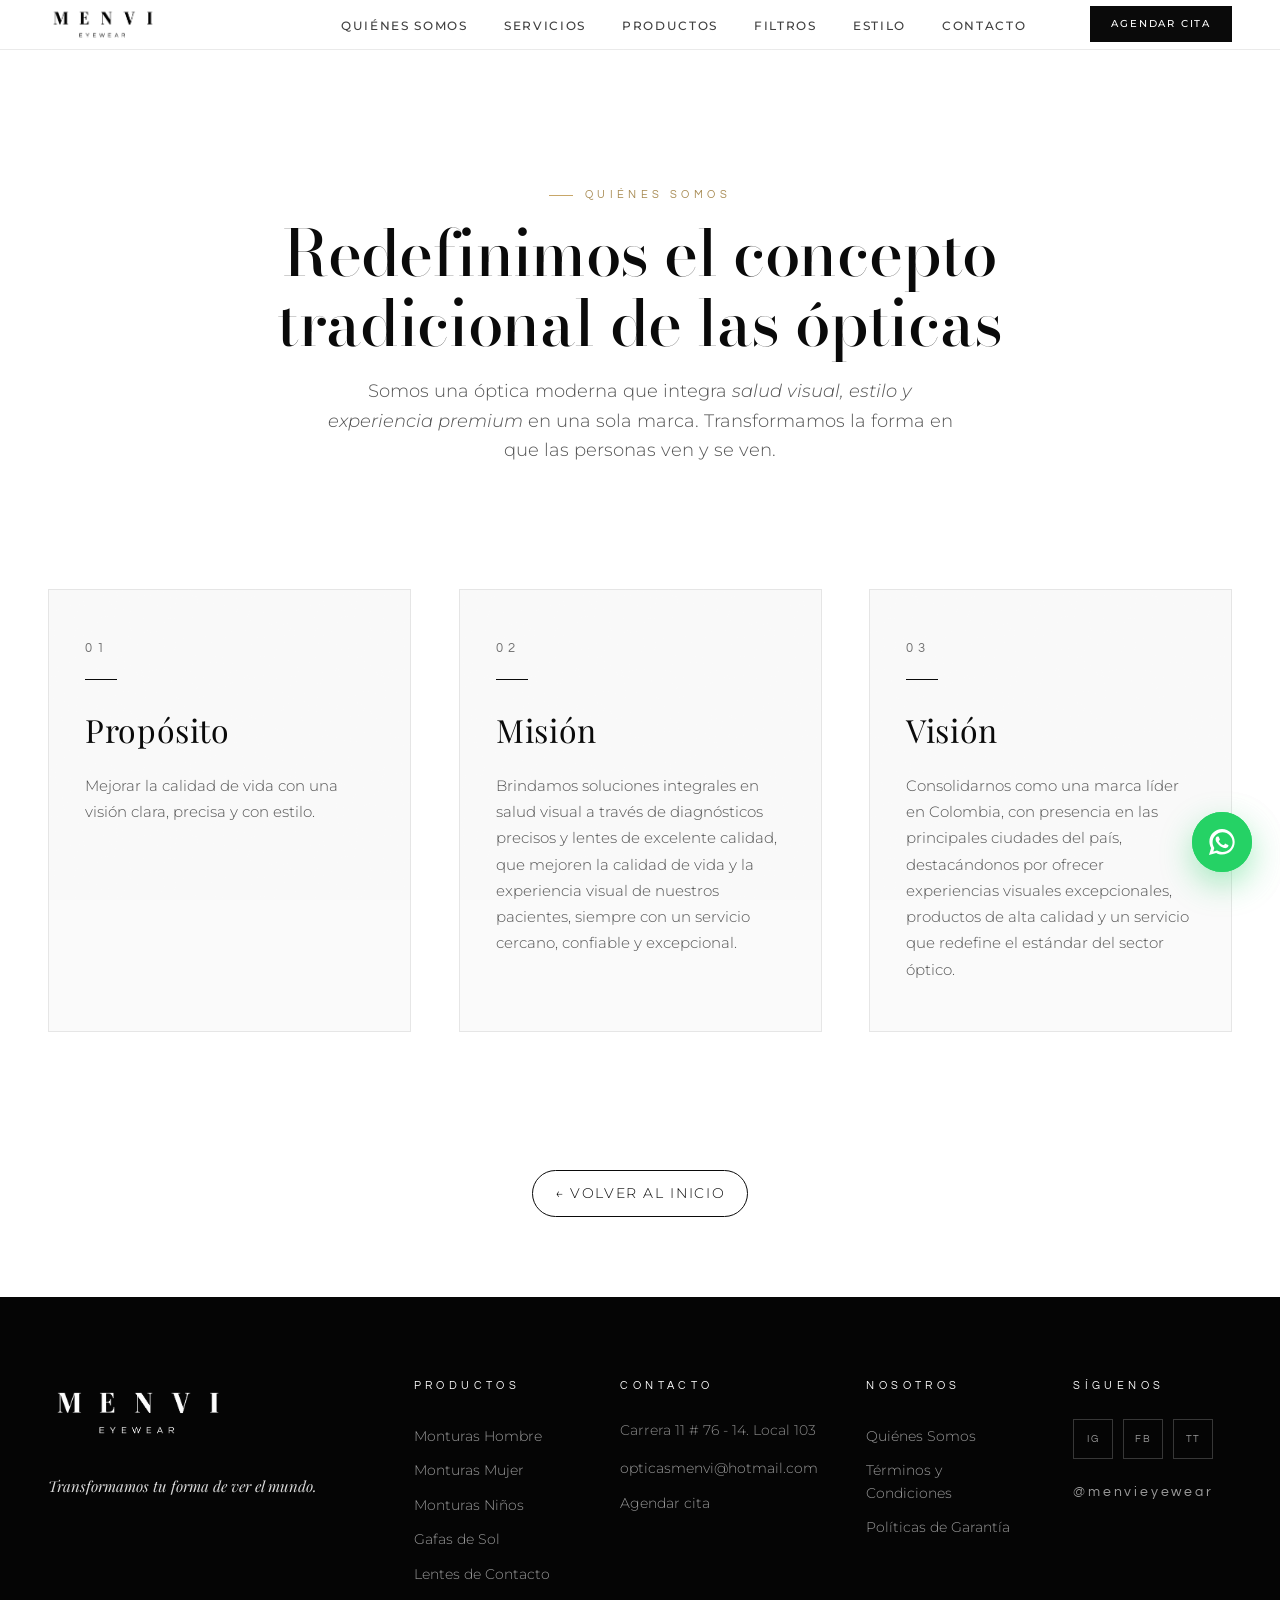
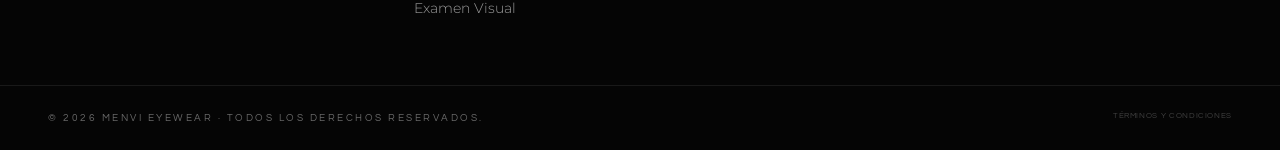
<file: quienes-somos.html>
<!DOCTYPE html>
<html lang="es">
<head>
<meta charset="UTF-8" />
<meta name="viewport" content="width=device-width, initial-scale=1.0" />
<title>Quiénes Somos · MENVI Eyewear · Óptica Premium</title>
<meta name="description" content="Conoce a MENVI Eyewear: nuestro propósito, misión y visión. Una óptica moderna que integra salud visual, estilo y experiencia premium." />
<link rel="preconnect" href="https://fonts.googleapis.com">
<link rel="preconnect" href="https://fonts.gstatic.com" crossorigin>
<link href="https://fonts.googleapis.com/css2?family=Bodoni+Moda:ital,opsz,wght@0,6..96,400;0,6..96,500;0,6..96,600;0,6..96,700;0,6..96,800;0,6..96,900;1,6..96,400&family=Playfair+Display:ital,wght@0,400;0,500;0,600;0,700;0,800;0,900;1,400&family=Montserrat:wght@200;300;400;500;600;700&family=Questrial&display=swap" rel="stylesheet">
<link rel="icon" type="image/png" href="LOGO.png" />
<link rel="apple-touch-icon" href="LOGO.png" />
<link rel="stylesheet" href="styles.css" />
<style>
  /* Ajustes específicos de la página Quiénes Somos */
  .qs-page { padding-top: 120px; }
  .qs-page .intro { padding-top: 40px; }
  .qs-hero {
    text-align: center;
    padding: 60px 24px 20px;
    max-width: 900px;
    margin: 0 auto;
  }
  .qs-hero .kicker { display: inline-block; margin-bottom: 14px; }
  .qs-hero h1 {
    font-family: 'Bodoni Moda', 'Playfair Display', serif;
    font-weight: 500;
    font-size: clamp(2rem, 6vw, 4rem);
    line-height: 1.1;
    margin: 0 0 18px;
  }
  .qs-hero p {
    font-family: 'Montserrat', sans-serif;
    font-weight: 300;
    font-size: clamp(1rem, 2vw, 1.15rem);
    line-height: 1.6;
    color: #555;
    max-width: 640px;
    margin: 0 auto;
  }
  .qs-back {
    display: inline-flex;
    align-items: center;
    gap: 8px;
    margin: 24px auto 0;
    padding: 12px 22px;
    border: 1px solid currentColor;
    border-radius: 999px;
    font-family: 'Montserrat', sans-serif;
    font-size: .85rem;
    letter-spacing: .12em;
    text-transform: uppercase;
    text-decoration: none;
    color: inherit;
    transition: background .25s ease, color .25s ease;
  }
  .qs-back:hover { background: #111; color: #fff; }
  .qs-back-wrap { text-align: center; padding: 24px 24px 80px; }
</style>
</head>
<body class="qs-page">

<!-- NAV -->
<nav class="nav scrolled" id="nav" data-nav-fixed>
  <div class="nav-inner">
    <a href="index.html#top" class="logo">
      <img src="LOGO.png" alt="MENVI Eyewear" class="logo-img" />
    </a>
    <ul class="nav-links">
      <li><a href="quienes-somos.html" aria-current="page">Quiénes Somos</a></li>
      <li><a href="index.html#servicios">Servicios</a></li>
      <li><a href="index.html#productos">Productos</a></li>
      <li><a href="filtros.html">Filtros</a></li>
      <li><a href="index.html#galeria">Estilo</a></li>
      <li><a href="index.html#contacto">Contacto</a></li>
    </ul>
    <a href="index.html#contacto" class="nav-cta">
      Agendar cita
    </a>
    <button class="nav-burger" id="burger" aria-label="Menú"><span></span><span></span><span></span></button>
  </div>
</nav>

<!-- HERO -->
<header class="qs-hero">
  <span class="kicker">Quiénes Somos</span>
  <h1>Redefinimos el concepto tradicional de las ópticas</h1>
  <p>Somos una óptica moderna que integra <em>salud visual, estilo y experiencia premium</em> en una sola marca. Transformamos la forma en que las personas ven y se ven.</p>
</header>

<!-- PROPÓSITO · MISIÓN · VISIÓN -->
<section class="intro" id="marca">
  <div class="container">
    <div class="h-scroll h-scroll-pair pilares-grid">

      <article class="pilar-card">
        <div class="pilar-num">01</div>
        <div class="pilar-line"></div>
        <h3 class="pilar-title">Propósito</h3>
        <p class="pilar-text">Mejorar la calidad de vida con una visión clara, precisa y con estilo.</p>
      </article>

      <article class="pilar-card">
        <div class="pilar-num">02</div>
        <div class="pilar-line"></div>
        <h3 class="pilar-title">Misión</h3>
        <p class="pilar-text">Brindamos soluciones integrales en salud visual a través de diagnósticos precisos y lentes de excelente calidad, que mejoren la calidad de vida y la experiencia visual de nuestros pacientes, siempre con un servicio cercano, confiable y excepcional.</p>
      </article>

      <article class="pilar-card">
        <div class="pilar-num">03</div>
        <div class="pilar-line"></div>
        <h3 class="pilar-title">Visión</h3>
        <p class="pilar-text">Consolidarnos como una marca líder en Colombia, con presencia en las principales ciudades del país, destacándonos por ofrecer experiencias visuales excepcionales, productos de alta calidad y un servicio que redefine el estándar del sector óptico.</p>
      </article>

    </div>
  </div>
</section>

<div class="qs-back-wrap">
  <a href="index.html" class="qs-back">← Volver al inicio</a>
</div>

<!-- FOOTER -->
<footer class="footer">
  <div class="footer-inner">
    <div class="footer-col footer-col-brand">
      <a href="index.html#top" class="logo logo-footer">
        <img src="LOGO.png" alt="MENVI Eyewear" class="logo-img logo-img-footer" />
      </a>
      <p class="footer-tag"><em>Transformamos tu forma de ver el mundo.</em></p>
    </div>
    <div class="footer-col">
      <h5>Productos</h5>
      <a href="monturas.html">Monturas Hombre</a>
      <a href="monturas.html">Monturas Mujer</a>
      <a href="index.html#productos">Monturas Niños</a>
      <a href="gafas-sol.html">Gafas de Sol</a>
      <a href="index.html#productos">Lentes de Contacto</a>
      <a href="index.html#servicios">Examen Visual</a>
    </div>
    <div class="footer-col">
      <h5>Contacto</h5>
      <span style="display:block;font-size:14px;color:rgba(255,255,255,.55);margin-bottom:10px;">Carrera 11 # 76 - 14. Local 103</span>
      <a href="mailto:opticasmenvi@hotmail.com">opticasmenvi@hotmail.com</a>
      <a href="index.html#contacto">Agendar cita</a>
    </div>
    <div class="footer-col">
      <h5>Nosotros</h5>
      <a href="quienes-somos.html">Quiénes Somos</a>
      <a href="terminos.html">Términos y Condiciones</a>
      <a href="garantia.html">Políticas de Garantía</a>
    </div>
    <div class="footer-col">
      <h5>Síguenos</h5>
      <div class="social">
        <a href="https://www.instagram.com/menvieyewear/" aria-label="Instagram" target="_blank" rel="noopener">IG</a>
        <a href="https://www.facebook.com/menvieyewear" aria-label="Facebook" target="_blank" rel="noopener">FB</a>
        <a href="https://www.tiktok.com/@menvieyewear" aria-label="TikTok" target="_blank" rel="noopener">TT</a>
      </div>
      <a href="https://www.instagram.com/menvieyewear/" class="footer-handle" target="_blank" rel="noopener">@menvieyewear</a>
    </div>
  </div>
  <div class="footer-bottom">
    <span>© 2026 MENVI Eyewear · Todos los derechos reservados.</span>
    <a href="terminos.html" style="color:inherit;opacity:.6;font-size:.8em;letter-spacing:.08em;text-transform:uppercase;text-decoration:none;">Términos y Condiciones</a>
  </div>
</footer>

<!-- FLOATING WHATSAPP -->
<a href="https://wa.me/573217587259?text=Hola%20MENVI%2C%20quiero%20agendar%20un%20examen%20visual" class="wa-float" aria-label="WhatsApp" target="_blank" rel="noopener">
  <svg viewBox="0 0 32 32" fill="currentColor"><path d="M16 3C9 3 3.4 8.6 3.4 15.6c0 2.3.6 4.5 1.7 6.4L3 29l7.2-2c1.8 1 3.8 1.5 5.8 1.5h.1c7 0 12.6-5.6 12.6-12.6S23 3 16 3zm0 22.9c-1.7 0-3.4-.4-4.8-1.3l-.3-.2-3.6 1 1-3.5-.2-.4c-1-1.6-1.5-3.4-1.5-5.3 0-5.5 4.5-10 10-10s10 4.5 10 10-4.5 9.7-10 9.7zm5.5-7.2c-.3-.2-1.8-.9-2-1s-.5-.2-.7.2-.8 1-1 1.2-.4.2-.7 0c-1.8-.9-3-1.6-4.2-3.6-.3-.6.3-.5.9-1.7.1-.2 0-.4 0-.6l-1-2.3c-.2-.6-.5-.5-.7-.5h-.6c-.2 0-.5.1-.8.4s-1.1 1.1-1.1 2.6 1.1 3 1.3 3.2 2.2 3.4 5.4 4.7c.7.3 1.3.5 1.8.7.8.2 1.5.2 2 .1.6-.1 1.8-.7 2.1-1.5.3-.7.3-1.4.2-1.5-.1-.2-.3-.3-.6-.4z"/></svg>
  <span class="wa-float-pulse"></span>
  <span class="wa-float-tooltip">Agenda por WhatsApp</span>
</a>

<script src="script.js"></script>
</body>
</html>
</file>
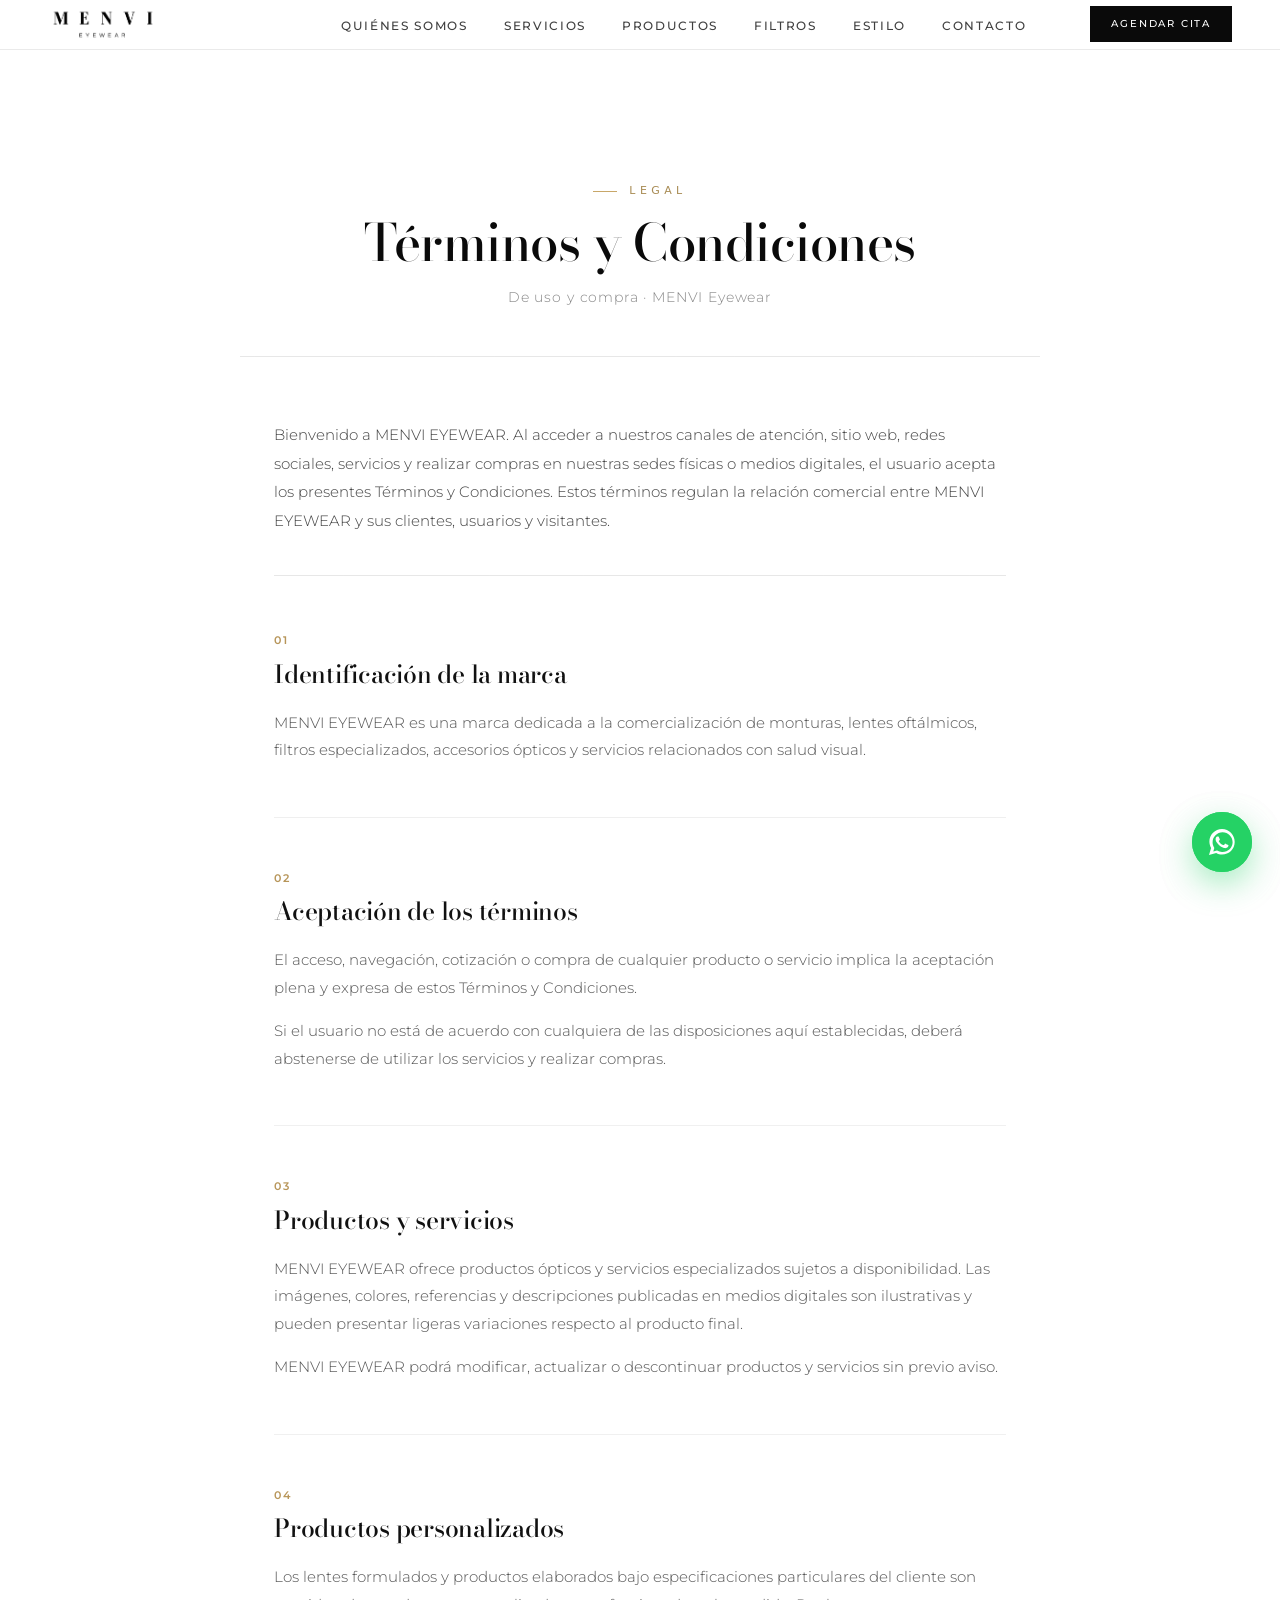
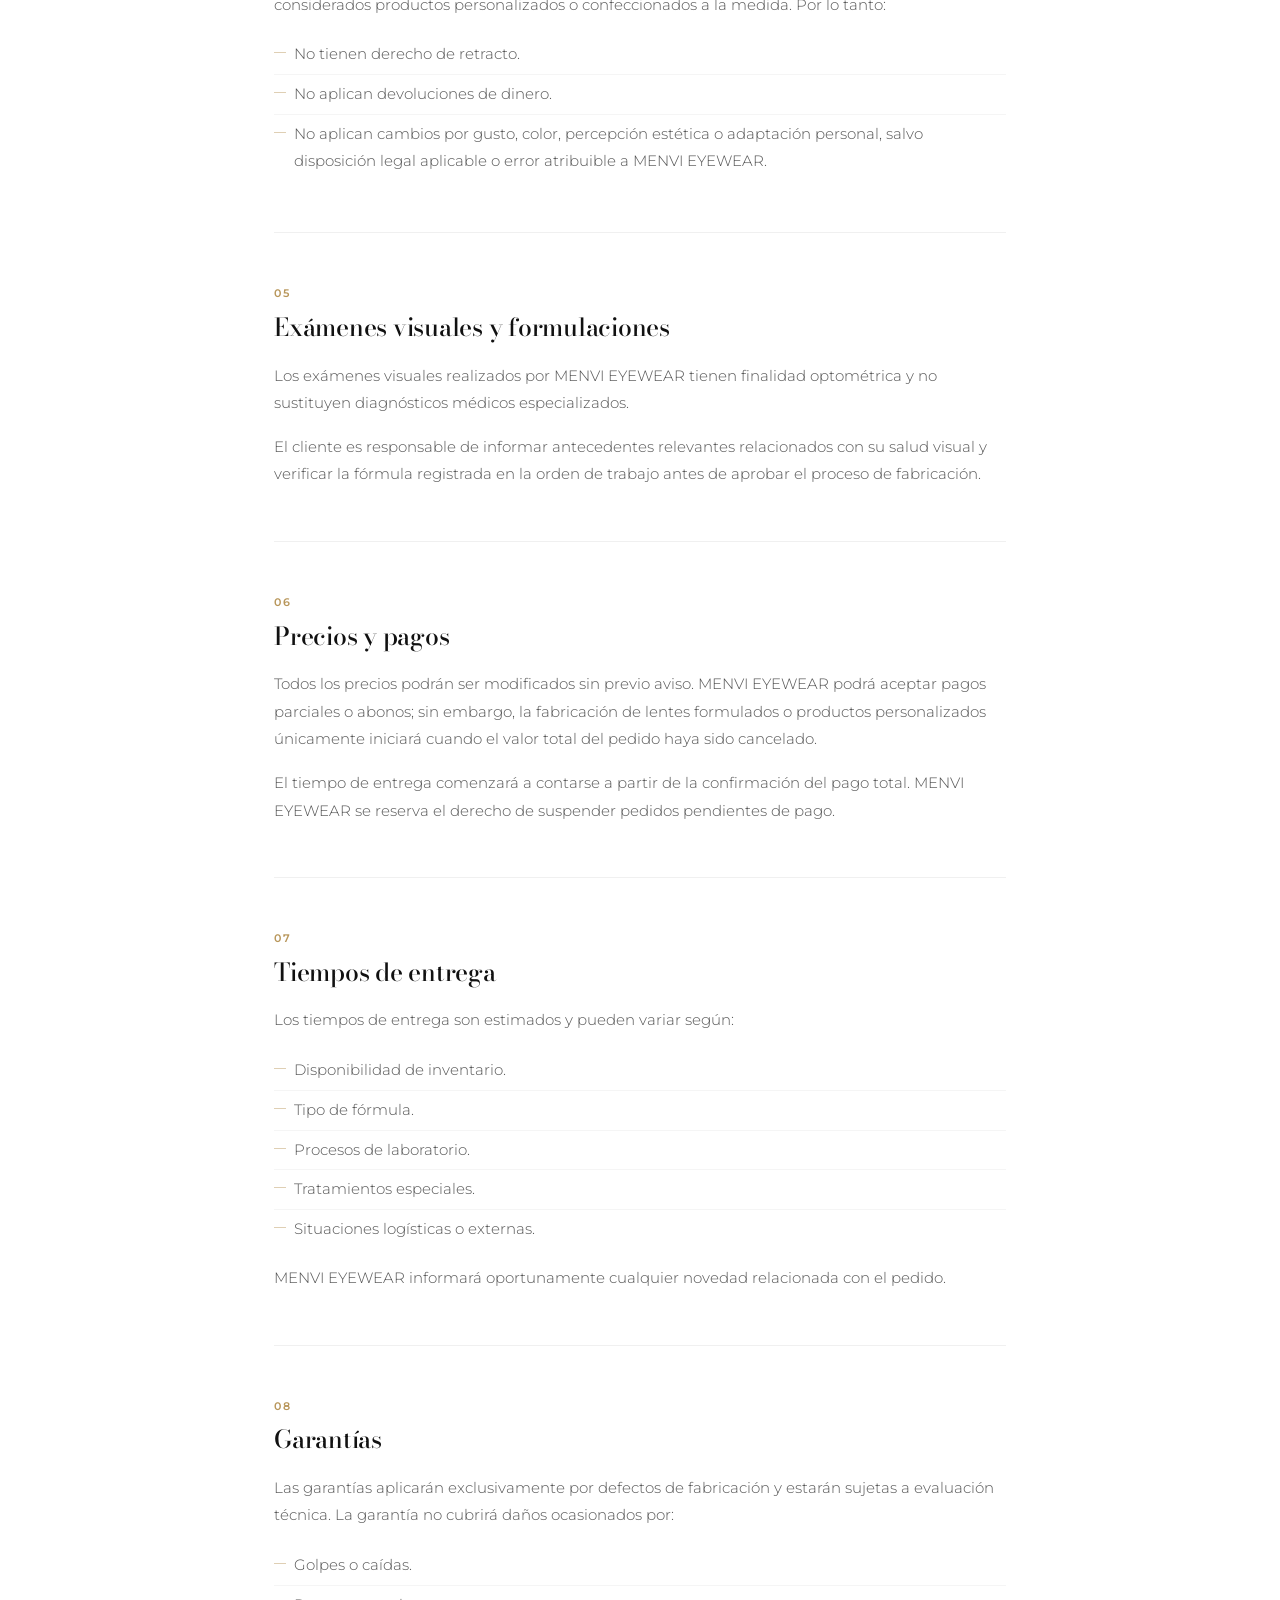
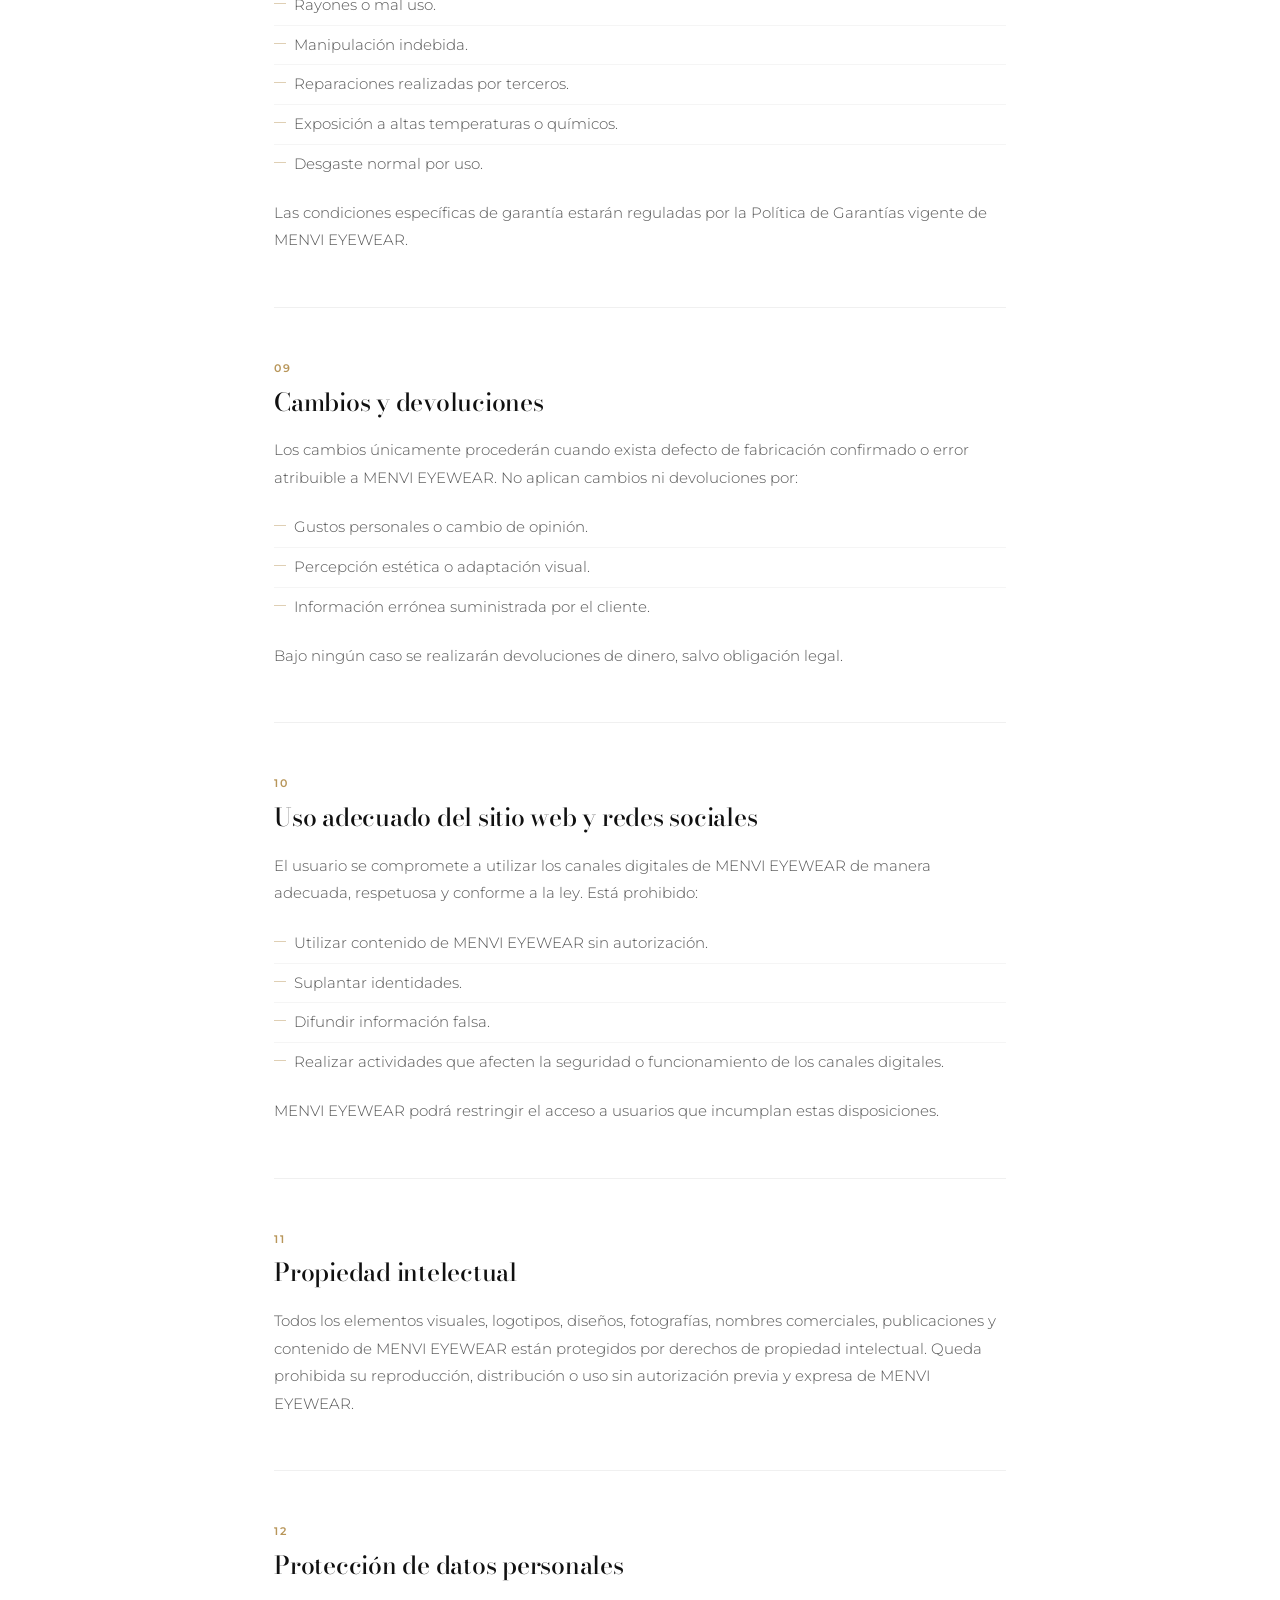
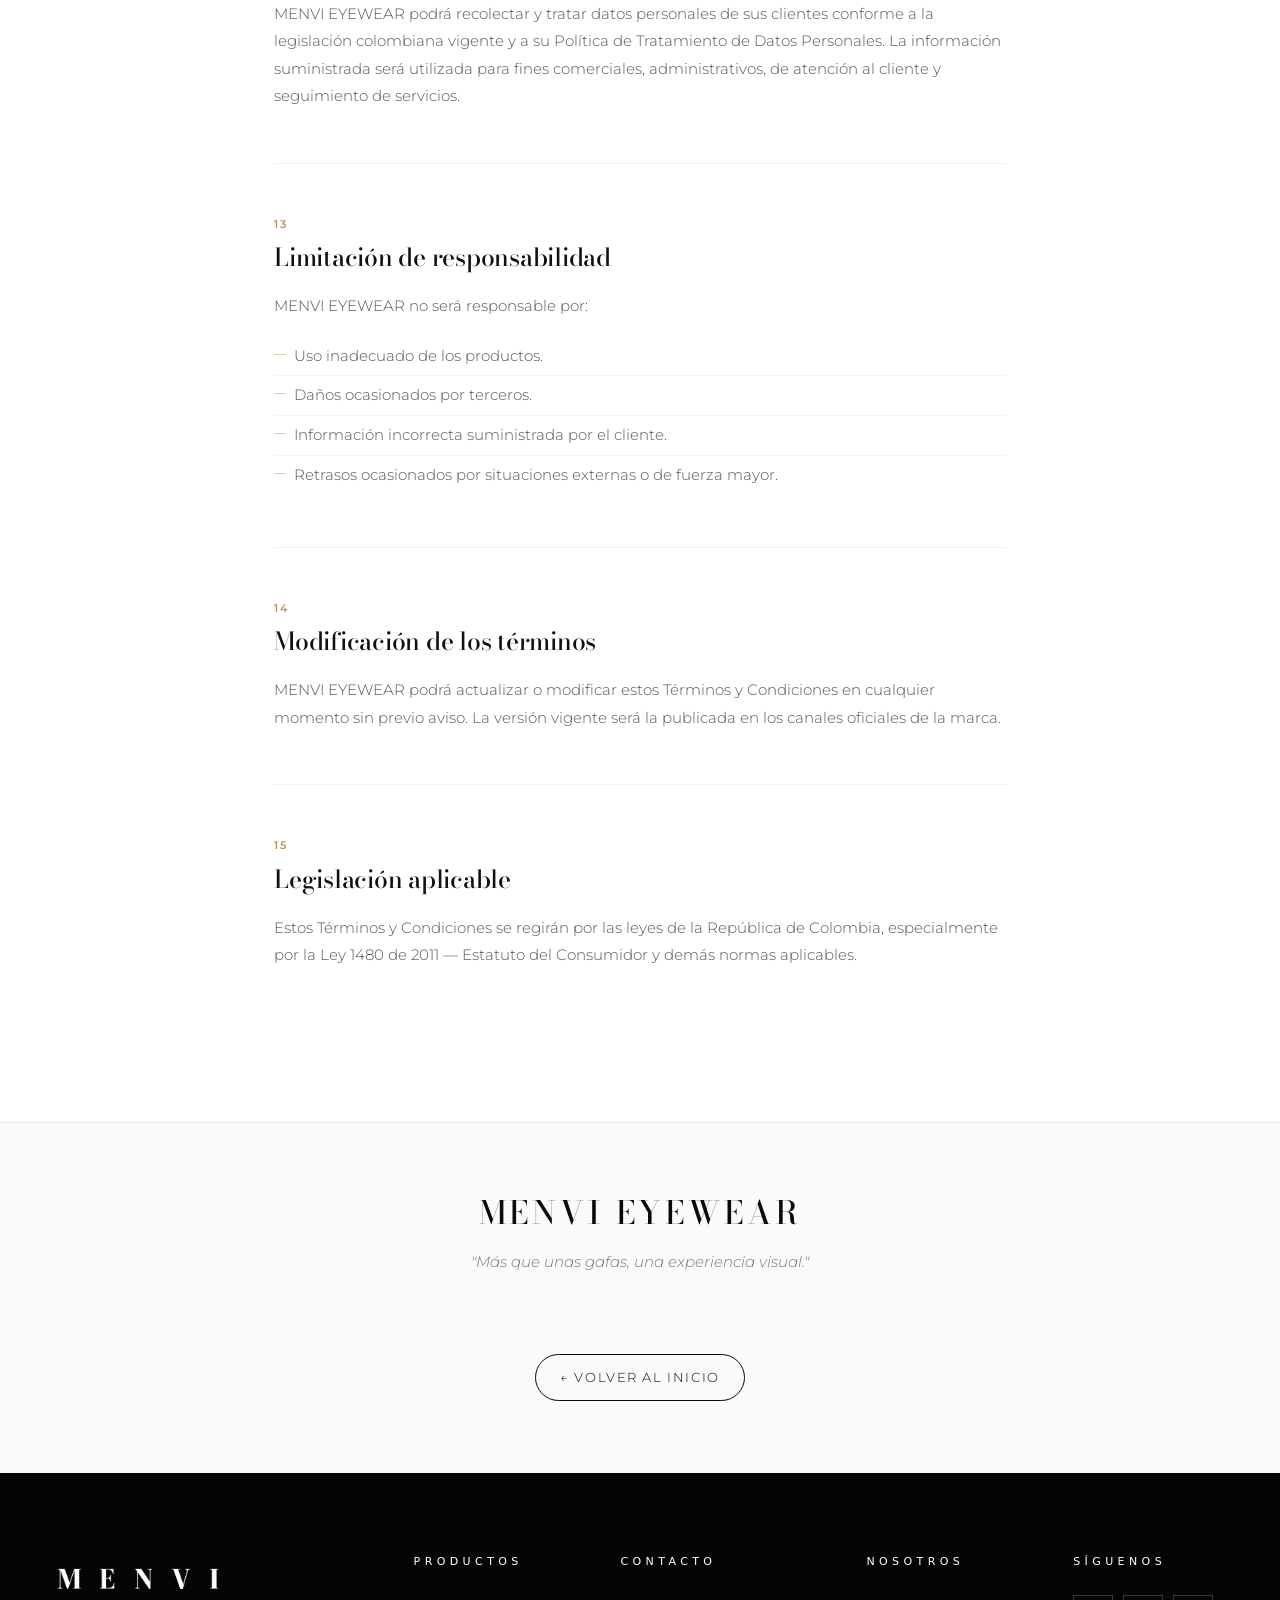
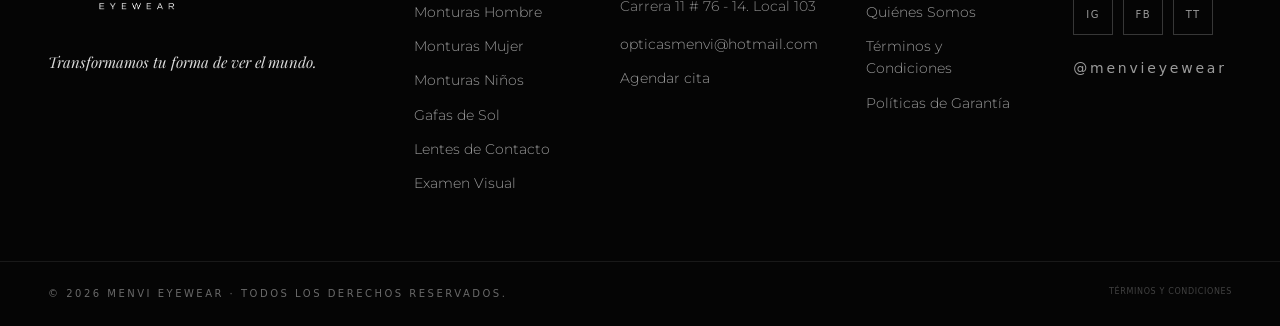
<file: terminos.html>
<!DOCTYPE html>
<html lang="es">
<head>
<meta charset="UTF-8" />
<meta name="viewport" content="width=device-width, initial-scale=1.0" />
<title>Términos y Condiciones · MENVI Eyewear</title>
<meta name="description" content="Términos y Condiciones de uso y compra de MENVI Eyewear. Conoce nuestras políticas de productos, garantías, pagos y protección de datos." />
<link rel="preconnect" href="https://fonts.googleapis.com">
<link rel="preconnect" href="https://fonts.gstatic.com" crossorigin>
<link href="https://fonts.googleapis.com/css2?family=Bodoni+Moda:ital,opsz,wght@0,6..96,400;0,6..96,500;0,6..96,700;1,6..96,400&family=Playfair+Display:ital,wght@0,400;0,700;1,400&family=Montserrat:wght@200;300;400;500;600;700&display=swap" rel="stylesheet">
<link rel="icon" type="image/png" href="LOGO.png" />
<link rel="apple-touch-icon" href="LOGO.png" />
<link rel="stylesheet" href="styles.css" />
<style>
  .tc-page { padding-top: 120px; }

  .tc-hero {
    text-align: center;
    padding: 56px 24px 48px;
    max-width: 800px;
    margin: 0 auto;
    border-bottom: 1px solid #e8e8e8;
  }
  .tc-hero .kicker { display: inline-block; margin-bottom: 14px; }
  .tc-hero h1 {
    font-family: 'Bodoni Moda', 'Playfair Display', serif;
    font-weight: 500;
    font-size: clamp(2rem, 5vw, 3.2rem);
    line-height: 1.1;
    margin: 0 0 16px;
  }
  .tc-hero p {
    font-family: 'Montserrat', sans-serif;
    font-weight: 300;
    font-size: 14px;
    color: #888;
    letter-spacing: 0.06em;
  }

  /* CONTENIDO */
  .tc-content {
    max-width: 780px;
    margin: 0 auto;
    padding: 64px 24px 100px;
  }

  .tc-intro {
    font-family: 'Montserrat', sans-serif;
    font-size: 15px;
    font-weight: 300;
    line-height: 1.9;
    color: #444;
    margin: 0 0 56px;
    padding-bottom: 40px;
    border-bottom: 1px solid #e8e8e8;
  }

  .tc-section {
    margin: 0 0 52px;
    padding-bottom: 52px;
    border-bottom: 1px solid #f0f0f0;
  }
  .tc-section:last-child {
    border-bottom: none;
    margin-bottom: 0;
  }

  .tc-num {
    font-family: 'Montserrat', sans-serif;
    font-size: 11px;
    font-weight: 600;
    letter-spacing: 0.2em;
    color: #b8965a;
    text-transform: uppercase;
    display: block;
    margin-bottom: 10px;
  }

  .tc-section h2 {
    font-family: 'Bodoni Moda', 'Playfair Display', serif;
    font-weight: 500;
    font-size: clamp(1.2rem, 2.5vw, 1.55rem);
    line-height: 1.2;
    margin: 0 0 20px;
    color: #111;
  }

  .tc-section p {
    font-family: 'Montserrat', sans-serif;
    font-size: 14.5px;
    font-weight: 300;
    line-height: 1.9;
    color: #555;
    margin: 0 0 16px;
  }
  .tc-section p:last-child { margin: 0; }

  .tc-section ul {
    list-style: none;
    padding: 0;
    margin: 12px 0 0;
  }
  .tc-section ul li {
    font-family: 'Montserrat', sans-serif;
    font-size: 14.5px;
    font-weight: 300;
    line-height: 1.85;
    color: #555;
    padding: 6px 0 6px 20px;
    position: relative;
    border-bottom: 1px solid #f5f5f5;
  }
  .tc-section ul li:last-child { border-bottom: none; }
  .tc-section ul li::before {
    content: '—';
    position: absolute;
    left: 0;
    color: #b8965a;
    font-size: 12px;
  }

  .tc-closing {
    text-align: center;
    padding: 64px 24px 80px;
    background: #fafafa;
    border-top: 1px solid #e8e8e8;
  }
  .tc-closing .tc-brand {
    font-family: 'Bodoni Moda', serif;
    font-size: clamp(1.4rem, 3vw, 2rem);
    font-weight: 500;
    margin: 0 0 12px;
    letter-spacing: 0.12em;
  }
  .tc-closing .tc-tagline {
    font-family: 'Montserrat', sans-serif;
    font-style: italic;
    font-weight: 300;
    color: #777;
    font-size: 15px;
  }

  .tc-back-wrap { text-align: center; padding: 0 24px 72px; background: #fafafa; }
  .tc-back {
    display: inline-flex; align-items: center; gap: 8px;
    padding: 12px 24px;
    border: 1px solid currentColor;
    border-radius: 999px;
    font-family: 'Montserrat', sans-serif;
    font-size: .82rem; letter-spacing: .12em; text-transform: uppercase;
    text-decoration: none; color: inherit;
    transition: background .25s, color .25s;
  }
  .tc-back:hover { background: #111; color: #fff; }

  @media (max-width: 640px) {
    .tc-page { padding-top: 90px; }
    .tc-hero { padding: 40px 20px 36px; }
    .tc-content { padding: 48px 20px 80px; }
    .tc-section { margin-bottom: 40px; padding-bottom: 40px; }
  }
</style>
</head>
<body class="tc-page">

<!-- NAV -->
<nav class="nav scrolled" id="nav" data-nav-fixed>
  <div class="nav-inner">
    <a href="index.html#top" class="logo">
      <img src="LOGO.png" alt="MENVI Eyewear" class="logo-img" />
    </a>
    <ul class="nav-links">
      <li><a href="quienes-somos.html">Quiénes Somos</a></li>
      <li><a href="index.html#servicios">Servicios</a></li>
      <li><a href="index.html#productos">Productos</a></li>
      <li><a href="filtros.html">Filtros</a></li>
      <li><a href="index.html#galeria">Estilo</a></li>
      <li><a href="index.html#contacto">Contacto</a></li>
    </ul>
    <a href="index.html#contacto" class="nav-cta">Agendar cita</a>
    <button class="nav-burger" id="burger" aria-label="Menú"><span></span><span></span><span></span></button>
  </div>
</nav>

<!-- HERO -->
<header class="tc-hero">
  <span class="kicker">Legal</span>
  <h1>Términos y Condiciones</h1>
  <p>De uso y compra · MENVI Eyewear</p>
</header>

<!-- CONTENIDO -->
<div class="tc-content">

  <p class="tc-intro">Bienvenido a MENVI EYEWEAR. Al acceder a nuestros canales de atención, sitio web, redes sociales, servicios y realizar compras en nuestras sedes físicas o medios digitales, el usuario acepta los presentes Términos y Condiciones. Estos términos regulan la relación comercial entre MENVI EYEWEAR y sus clientes, usuarios y visitantes.</p>

  <!-- 1 -->
  <div class="tc-section">
    <span class="tc-num">01</span>
    <h2>Identificación de la marca</h2>
    <p>MENVI EYEWEAR es una marca dedicada a la comercialización de monturas, lentes oftálmicos, filtros especializados, accesorios ópticos y servicios relacionados con salud visual.</p>
  </div>

  <!-- 2 -->
  <div class="tc-section">
    <span class="tc-num">02</span>
    <h2>Aceptación de los términos</h2>
    <p>El acceso, navegación, cotización o compra de cualquier producto o servicio implica la aceptación plena y expresa de estos Términos y Condiciones.</p>
    <p>Si el usuario no está de acuerdo con cualquiera de las disposiciones aquí establecidas, deberá abstenerse de utilizar los servicios y realizar compras.</p>
  </div>

  <!-- 3 -->
  <div class="tc-section">
    <span class="tc-num">03</span>
    <h2>Productos y servicios</h2>
    <p>MENVI EYEWEAR ofrece productos ópticos y servicios especializados sujetos a disponibilidad. Las imágenes, colores, referencias y descripciones publicadas en medios digitales son ilustrativas y pueden presentar ligeras variaciones respecto al producto final.</p>
    <p>MENVI EYEWEAR podrá modificar, actualizar o descontinuar productos y servicios sin previo aviso.</p>
  </div>

  <!-- 4 -->
  <div class="tc-section">
    <span class="tc-num">04</span>
    <h2>Productos personalizados</h2>
    <p>Los lentes formulados y productos elaborados bajo especificaciones particulares del cliente son considerados productos personalizados o confeccionados a la medida. Por lo tanto:</p>
    <ul>
      <li>No tienen derecho de retracto.</li>
      <li>No aplican devoluciones de dinero.</li>
      <li>No aplican cambios por gusto, color, percepción estética o adaptación personal, salvo disposición legal aplicable o error atribuible a MENVI EYEWEAR.</li>
    </ul>
  </div>

  <!-- 5 -->
  <div class="tc-section">
    <span class="tc-num">05</span>
    <h2>Exámenes visuales y formulaciones</h2>
    <p>Los exámenes visuales realizados por MENVI EYEWEAR tienen finalidad optométrica y no sustituyen diagnósticos médicos especializados.</p>
    <p>El cliente es responsable de informar antecedentes relevantes relacionados con su salud visual y verificar la fórmula registrada en la orden de trabajo antes de aprobar el proceso de fabricación.</p>
  </div>

  <!-- 6 -->
  <div class="tc-section">
    <span class="tc-num">06</span>
    <h2>Precios y pagos</h2>
    <p>Todos los precios podrán ser modificados sin previo aviso. MENVI EYEWEAR podrá aceptar pagos parciales o abonos; sin embargo, la fabricación de lentes formulados o productos personalizados únicamente iniciará cuando el valor total del pedido haya sido cancelado.</p>
    <p>El tiempo de entrega comenzará a contarse a partir de la confirmación del pago total. MENVI EYEWEAR se reserva el derecho de suspender pedidos pendientes de pago.</p>
  </div>

  <!-- 7 -->
  <div class="tc-section">
    <span class="tc-num">07</span>
    <h2>Tiempos de entrega</h2>
    <p>Los tiempos de entrega son estimados y pueden variar según:</p>
    <ul>
      <li>Disponibilidad de inventario.</li>
      <li>Tipo de fórmula.</li>
      <li>Procesos de laboratorio.</li>
      <li>Tratamientos especiales.</li>
      <li>Situaciones logísticas o externas.</li>
    </ul>
    <p style="margin-top:16px;">MENVI EYEWEAR informará oportunamente cualquier novedad relacionada con el pedido.</p>
  </div>

  <!-- 8 -->
  <div class="tc-section">
    <span class="tc-num">08</span>
    <h2>Garantías</h2>
    <p>Las garantías aplicarán exclusivamente por defectos de fabricación y estarán sujetas a evaluación técnica. La garantía no cubrirá daños ocasionados por:</p>
    <ul>
      <li>Golpes o caídas.</li>
      <li>Rayones o mal uso.</li>
      <li>Manipulación indebida.</li>
      <li>Reparaciones realizadas por terceros.</li>
      <li>Exposición a altas temperaturas o químicos.</li>
      <li>Desgaste normal por uso.</li>
    </ul>
    <p style="margin-top:16px;">Las condiciones específicas de garantía estarán reguladas por la Política de Garantías vigente de MENVI EYEWEAR.</p>
  </div>

  <!-- 9 -->
  <div class="tc-section">
    <span class="tc-num">09</span>
    <h2>Cambios y devoluciones</h2>
    <p>Los cambios únicamente procederán cuando exista defecto de fabricación confirmado o error atribuible a MENVI EYEWEAR. No aplican cambios ni devoluciones por:</p>
    <ul>
      <li>Gustos personales o cambio de opinión.</li>
      <li>Percepción estética o adaptación visual.</li>
      <li>Información errónea suministrada por el cliente.</li>
    </ul>
    <p style="margin-top:16px;">Bajo ningún caso se realizarán devoluciones de dinero, salvo obligación legal.</p>
  </div>

  <!-- 10 -->
  <div class="tc-section">
    <span class="tc-num">10</span>
    <h2>Uso adecuado del sitio web y redes sociales</h2>
    <p>El usuario se compromete a utilizar los canales digitales de MENVI EYEWEAR de manera adecuada, respetuosa y conforme a la ley. Está prohibido:</p>
    <ul>
      <li>Utilizar contenido de MENVI EYEWEAR sin autorización.</li>
      <li>Suplantar identidades.</li>
      <li>Difundir información falsa.</li>
      <li>Realizar actividades que afecten la seguridad o funcionamiento de los canales digitales.</li>
    </ul>
    <p style="margin-top:16px;">MENVI EYEWEAR podrá restringir el acceso a usuarios que incumplan estas disposiciones.</p>
  </div>

  <!-- 11 -->
  <div class="tc-section">
    <span class="tc-num">11</span>
    <h2>Propiedad intelectual</h2>
    <p>Todos los elementos visuales, logotipos, diseños, fotografías, nombres comerciales, publicaciones y contenido de MENVI EYEWEAR están protegidos por derechos de propiedad intelectual. Queda prohibida su reproducción, distribución o uso sin autorización previa y expresa de MENVI EYEWEAR.</p>
  </div>

  <!-- 12 -->
  <div class="tc-section">
    <span class="tc-num">12</span>
    <h2>Protección de datos personales</h2>
    <p>MENVI EYEWEAR podrá recolectar y tratar datos personales de sus clientes conforme a la legislación colombiana vigente y a su Política de Tratamiento de Datos Personales. La información suministrada será utilizada para fines comerciales, administrativos, de atención al cliente y seguimiento de servicios.</p>
  </div>

  <!-- 13 -->
  <div class="tc-section">
    <span class="tc-num">13</span>
    <h2>Limitación de responsabilidad</h2>
    <p>MENVI EYEWEAR no será responsable por:</p>
    <ul>
      <li>Uso inadecuado de los productos.</li>
      <li>Daños ocasionados por terceros.</li>
      <li>Información incorrecta suministrada por el cliente.</li>
      <li>Retrasos ocasionados por situaciones externas o de fuerza mayor.</li>
    </ul>
  </div>

  <!-- 14 -->
  <div class="tc-section">
    <span class="tc-num">14</span>
    <h2>Modificación de los términos</h2>
    <p>MENVI EYEWEAR podrá actualizar o modificar estos Términos y Condiciones en cualquier momento sin previo aviso. La versión vigente será la publicada en los canales oficiales de la marca.</p>
  </div>

  <!-- 15 -->
  <div class="tc-section">
    <span class="tc-num">15</span>
    <h2>Legislación aplicable</h2>
    <p>Estos Términos y Condiciones se regirán por las leyes de la República de Colombia, especialmente por la Ley 1480 de 2011 — Estatuto del Consumidor y demás normas aplicables.</p>
  </div>

</div>

<!-- CIERRE -->
<div class="tc-closing">
  <p class="tc-brand">MENVI EYEWEAR</p>
  <p class="tc-tagline">"Más que unas gafas, una experiencia visual."</p>
</div>

<div class="tc-back-wrap">
  <a href="index.html" class="tc-back">← Volver al inicio</a>
</div>

<!-- FOOTER -->
<footer class="footer">
  <div class="footer-inner">
    <div class="footer-col footer-col-brand">
      <a href="index.html#top" class="logo logo-footer">
        <img src="LOGO.png" alt="MENVI Eyewear" class="logo-img logo-img-footer" />
      </a>
      <p class="footer-tag"><em>Transformamos tu forma de ver el mundo.</em></p>
    </div>
    <div class="footer-col">
      <h5>Productos</h5>
      <a href="monturas.html">Monturas Hombre</a>
      <a href="monturas.html">Monturas Mujer</a>
      <a href="index.html#productos">Monturas Niños</a>
      <a href="gafas-sol.html">Gafas de Sol</a>
      <a href="index.html#productos">Lentes de Contacto</a>
      <a href="index.html#servicios">Examen Visual</a>
    </div>
    <div class="footer-col">
      <h5>Contacto</h5>
      <span style="display:block;font-size:14px;color:rgba(255,255,255,.55);margin-bottom:10px;">Carrera 11 # 76 - 14. Local 103</span>
      <a href="mailto:opticasmenvi@hotmail.com">opticasmenvi@hotmail.com</a>
      <a href="index.html#contacto">Agendar cita</a>
    </div>
    <div class="footer-col">
      <h5>Nosotros</h5>
      <a href="quienes-somos.html">Quiénes Somos</a>
      <a href="terminos.html">Términos y Condiciones</a>
      <a href="garantia.html">Políticas de Garantía</a>
    </div>
    <div class="footer-col">
      <h5>Síguenos</h5>
      <div class="social">
        <a href="https://www.instagram.com/menvieyewear/" aria-label="Instagram" target="_blank" rel="noopener">IG</a>
        <a href="https://www.facebook.com/menvieyewear" aria-label="Facebook" target="_blank" rel="noopener">FB</a>
        <a href="https://www.tiktok.com/@menvieyewear" aria-label="TikTok" target="_blank" rel="noopener">TT</a>
      </div>
      <a href="https://www.instagram.com/menvieyewear/" class="footer-handle" target="_blank" rel="noopener">@menvieyewear</a>
    </div>
  </div>
  <div class="footer-bottom">
    <span>© 2026 MENVI Eyewear · Todos los derechos reservados.</span>
    <a href="terminos.html" style="color:inherit;opacity:.6;font-size:.8em;letter-spacing:.08em;text-transform:uppercase;">Términos y Condiciones</a>
  </div>
</footer>

<!-- FLOATING WHATSAPP -->
<a href="https://wa.me/573217587259?text=Hola%20MENVI%2C%20quiero%20agendar%20un%20examen%20visual" class="wa-float" aria-label="WhatsApp" target="_blank" rel="noopener">
  <svg viewBox="0 0 32 32" fill="currentColor"><path d="M16 3C9 3 3.4 8.6 3.4 15.6c0 2.3.6 4.5 1.7 6.4L3 29l7.2-2c1.8 1 3.8 1.5 5.8 1.5h.1c7 0 12.6-5.6 12.6-12.6S23 3 16 3zm0 22.9c-1.7 0-3.4-.4-4.8-1.3l-.3-.2-3.6 1 1-3.5-.2-.4c-1-1.6-1.5-3.4-1.5-5.3 0-5.5 4.5-10 10-10s10 4.5 10 10-4.5 9.7-10 9.7zm5.5-7.2c-.3-.2-1.8-.9-2-1s-.5-.2-.7.2-.8 1-1 1.2-.4.2-.7 0c-1.8-.9-3-1.6-4.2-3.6-.3-.6.3-.5.9-1.7.1-.2 0-.4 0-.6l-1-2.3c-.2-.6-.5-.5-.7-.5h-.6c-.2 0-.5.1-.8.4s-1.1 1.1-1.1 2.6 1.1 3 1.3 3.2 2.2 3.4 5.4 4.7c.7.3 1.3.5 1.8.7.8.2 1.5.2 2 .1.6-.1 1.8-.7 2.1-1.5.3-.7.3-1.4.2-1.5-.1-.2-.3-.3-.6-.4z"/></svg>
  <span class="wa-float-pulse"></span>
  <span class="wa-float-tooltip">Agenda por WhatsApp</span>
</a>

<script src="script.js"></script>
</body>
</html>
</file>
<file: styles.css>
/* ================================================================
   MENVI EYEWEAR — Premium Minimalist Edition
   Identity: Black + White + Gray · Bodoni/Playfair + Montserrat
================================================================ */

*, *::before, *::after { box-sizing: border-box; margin: 0; padding: 0; }
html { scroll-behavior: smooth; }
body {
  font-family: 'Montserrat', system-ui, -apple-system, sans-serif;
  background: #ffffff;
  color: #0a0a0a;
  line-height: 1.6;
  font-weight: 300;
  -webkit-font-smoothing: antialiased;
  overflow-x: hidden;
}
img { display: block; max-width: 100%; }
a { color: inherit; text-decoration: none; }
button { font-family: inherit; cursor: pointer; border: none; background: none; color: inherit; }
input, select, textarea { font-family: inherit; }

/* ============ TOKENS ============ */
:root {
  --black:     #0a0a0a;
  --black-2:   #1a1a1a;
  --black-3:   #2a2a2a;
  --white:     #ffffff;
  --off-white: #fafafa;
  --gray-50:   #f5f5f5;
  --gray-100:  #e8e8e8;
  --gray-200:  #d4d4d4;
  --gray-300:  #a3a3a3;
  --gray-400:  #737373;
  --gray-500:  #525252;
  --gray-600:  #404040;
  --border:    rgba(0,0,0,.08);
  --border-2:  rgba(0,0,0,.14);
  --border-light: rgba(255,255,255,.14);
  --max:       1280px;

  --shadow-sm: 0 2px 12px rgba(0,0,0,.04);
  --shadow:    0 8px 30px rgba(0,0,0,.08);
  --shadow-md: 0 20px 50px rgba(0,0,0,.12);

  --font-serif:  'Playfair Display', 'Bodoni Moda', Georgia, serif;
  --font-bodoni: 'Bodoni Moda', 'Playfair Display', 'Didot', Georgia, serif;
  --font-sans:   'Montserrat', system-ui, sans-serif;
  --font-mono:   'Questrial', system-ui, sans-serif;

  /* Premium accent — champagne gold (subtle) */
  --gold:        #c9a86a;
  --gold-soft:   #d9bf8a;
  --gold-deep:   #a98c54;
}

/* ============ FILM GRAIN TEXTURE (premium "analog" feel) ============ */
body::after {
  content: '';
  position: fixed;
  inset: 0;
  pointer-events: none;
  z-index: 9998;
  opacity: .035;
  mix-blend-mode: overlay;
  background-image: url("data:image/svg+xml;utf8,<svg xmlns='http://www.w3.org/2000/svg' width='240' height='240'><filter id='n'><feTurbulence type='fractalNoise' baseFrequency='0.85' numOctaves='2' stitchTiles='stitch'/><feColorMatrix values='0 0 0 0 0  0 0 0 0 0  0 0 0 0 0  0 0 0 0.55 0'/></filter><rect width='100%25' height='100%25' filter='url(%23n)'/></svg>");
  background-size: 240px 240px;
  animation: grainShift 8s steps(8) infinite;
}
@keyframes grainShift {
  0%   { transform: translate(0,0); }
  10%  { transform: translate(-5%,-10%); }
  20%  { transform: translate(-15%,5%); }
  30%  { transform: translate(7%,-25%); }
  40%  { transform: translate(-5%,25%); }
  50%  { transform: translate(-15%,10%); }
  60%  { transform: translate(15%,0%); }
  70%  { transform: translate(0,15%); }
  80%  { transform: translate(3%,35%); }
  90%  { transform: translate(-10%,10%); }
  100% { transform: translate(0,0); }
}

/* ============ TYPOGRAPHY HELPERS ============ */
.section-title, h1, h2 {
  font-family: var(--font-serif);
  font-weight: 400;
  letter-spacing: -0.01em;
  line-height: 1.15;
}
h3, h4, h5 {
  font-family: var(--font-serif);
  font-weight: 500;
}

/* ============ SCROLL PROGRESS ============ */
.scroll-progress {
  position: fixed;
  top: 0; left: 0;
  height: 2px;
  width: 0%;
  background: linear-gradient(90deg, transparent, #c9a86a, #d9bf8a, #c9a86a, transparent);
  z-index: 200;
  transition: width .15s ease-out;
  box-shadow: 0 0 18px rgba(201,168,106,.6);
}

/* ============ LOADER · PREMIUM ANIMATION ============ */
.loader {
  position: fixed; inset: 0;
  display: flex; flex-direction: column; align-items: center; justify-content: center;
  background: var(--white);
  z-index: 9999;
  transition: opacity 1s cubic-bezier(.7,0,.3,1), visibility 1s, transform 1.1s cubic-bezier(.7,0,.3,1);
  overflow: hidden;
  padding: 60px 24px;
}
.loader.done {
  opacity: 0;
  visibility: hidden;
  transform: translateY(-30px);
}

/* Subtle radial vignette + sweep */
.loader::before {
  content: '';
  position: absolute; inset: 0;
  background:
    radial-gradient(ellipse at center, transparent 0%, rgba(0,0,0,.06) 100%),
    linear-gradient(90deg, transparent, rgba(0,0,0,.04), transparent);
  background-size: 100% 100%, 200% 100%;
  background-position: center, -100% 0;
  animation: loaderSweep 3s ease-in-out infinite;
  pointer-events: none;
}
@keyframes loaderSweep {
  0%, 100% { background-position: center, -100% 0; }
  50%      { background-position: center, 200% 0; }
}

/* Decorative corner brackets */
.loader-corner {
  position: absolute;
  width: 40px; height: 40px;
  border: 1px solid var(--black);
  opacity: 0;
  animation: cornerFade 1.2s cubic-bezier(.2,.6,.2,1) .2s forwards;
}
.loader-corner-tl { top: 32px; left: 32px; border-right: none; border-bottom: none; }
.loader-corner-tr { top: 32px; right: 32px; border-left: none; border-bottom: none; }
.loader-corner-bl { bottom: 32px; left: 32px; border-right: none; border-top: none; }
.loader-corner-br { bottom: 32px; right: 32px; border-left: none; border-top: none; }
@keyframes cornerFade {
  from { opacity: 0; transform: scale(.5); }
  to   { opacity: 1; transform: scale(1); }
}

/* Top + bottom labels */
.loader-top-label,
.loader-bottom-label {
  position: absolute;
  font-family: var(--font-mono);
  font-size: 10px;
  letter-spacing: 0.6em;
  text-transform: uppercase;
  color: var(--gray-400);
  opacity: 0;
  animation: labelFade 1.2s ease-out .6s forwards;
}
.loader-top-label    { top: 72px; }
.loader-bottom-label { bottom: 72px; }
@keyframes labelFade {
  from { opacity: 0; transform: translateY(-8px); }
  to   { opacity: 1; transform: translateY(0); }
}

/* Logo wrapper */
.loader-logo {
  display: flex; flex-direction: column; align-items: center;
  gap: 24px;
  position: relative;
  z-index: 2;
}

/* Mask reveal for logo */
.loader-logo-mask {
  position: relative;
  overflow: hidden;
  display: inline-block;
}
.loader-logo-mask::after {
  content: '';
  position: absolute;
  top: 0; left: 0;
  width: 100%; height: 100%;
  background: var(--white);
  transform-origin: left;
  animation: maskReveal 1.4s cubic-bezier(.7,0,.3,1) .3s forwards;
}
@keyframes maskReveal {
  0%   { transform: scaleX(1); transform-origin: left; }
  50%  { transform: scaleX(0); transform-origin: left; }
  51%  { transform: scaleX(0); transform-origin: right; }
  100% { transform: scaleX(0); transform-origin: right; }
}

.loader-img {
  width: 340px;
  aspect-ratio: 3 / 1;
  height: auto;
  object-fit: cover;
  object-position: center;
  display: block;
  animation: logoEnter 1.6s cubic-bezier(.2,.6,.2,1) forwards,
             logoBreathe 4s ease-in-out 2s infinite;
  opacity: 0;
  transform: scale(.94);
}
@keyframes logoEnter {
  0%   { opacity: 0; transform: scale(.94); filter: blur(8px); }
  60%  { opacity: 1; transform: scale(1.02); filter: blur(0); }
  100% { opacity: 1; transform: scale(1); filter: blur(0); }
}
@keyframes logoBreathe {
  0%, 100% { transform: scale(1); filter: drop-shadow(0 0 0 rgba(0,0,0,0)); }
  50%      { transform: scale(1.015); filter: drop-shadow(0 0 24px rgba(0,0,0,.06)); }
}

/* Shimmer sweep across the logo */
.loader-shimmer {
  position: absolute;
  top: 0; left: -50%;
  width: 50%; height: 100%;
  background: linear-gradient(90deg, transparent, rgba(255,255,255,.85), transparent);
  pointer-events: none;
  animation: shimmerSweep 2.4s ease-in-out 1.6s infinite;
  z-index: 3;
}
@keyframes shimmerSweep {
  0%   { left: -60%; }
  60%  { left: 150%; }
  100% { left: 150%; }
}

/* Decorative line under logo */
.loader-line {
  width: 0;
  height: 1px;
  background: var(--black);
  animation: lineGrow 1.2s cubic-bezier(.2,.6,.2,1) 1.4s forwards;
}
@keyframes lineGrow {
  from { width: 0; }
  to   { width: 100px; }
}

/* Tagline */
.loader-tagline {
  font-family: var(--font-serif);
  font-style: italic;
  font-size: 14px;
  color: var(--gray-500);
  letter-spacing: 0.02em;
  opacity: 0;
  transform: translateY(8px);
  animation: tagFade 1s cubic-bezier(.2,.6,.2,1) 1.6s forwards;
}
@keyframes tagFade {
  to { opacity: 1; transform: translateY(0); }
}

/* Progress bar */
.loader-progress {
  position: absolute;
  bottom: 120px;
  display: flex; align-items: center;
  gap: 16px;
  opacity: 0;
  animation: progressFade .8s ease-out 1.2s forwards;
}
@keyframes progressFade {
  to { opacity: 1; }
}
.loader-bar {
  width: 240px; height: 1px;
  background: var(--gray-100);
  overflow: hidden;
  position: relative;
}
.loader-bar-fill {
  position: absolute;
  top: 0; left: 0;
  width: 0%; height: 100%;
  background: linear-gradient(90deg, var(--black) 0%, #444 50%, var(--black) 100%);
  animation: barFill 2.4s cubic-bezier(.6,0,.4,1) forwards;
}
@keyframes barFill {
  0%   { width: 0%; }
  100% { width: 100%; }
}
.loader-counter {
  font-family: var(--font-mono);
  font-size: 11px;
  letter-spacing: 0.2em;
  color: var(--black);
  min-width: 30px;
  font-weight: 500;
}

/* Mobile adjustments */
@media (max-width: 520px) {
  .loader-corner { width: 28px; height: 28px; }
  .loader-corner-tl, .loader-corner-tr { top: 20px; }
  .loader-corner-tl, .loader-corner-bl { left: 20px; }
  .loader-corner-tr, .loader-corner-br { right: 20px; }
  .loader-corner-bl, .loader-corner-br { bottom: 20px; }
  .loader-top-label    { top: 50px; font-size: 8px; letter-spacing: 0.4em; }
  .loader-bottom-label { bottom: 50px; font-size: 8px; letter-spacing: 0.4em; }
  .loader-img { width: 240px; aspect-ratio: 3 / 1; }
  .loader-progress { bottom: 90px; }
  .loader-bar { width: 180px; }
  .loader-tagline { font-size: 12px; }
}

/* ============ NAV ============ */
.nav {
  position: fixed; top: 42px; left: 0; right: 0; z-index: 100;
  padding: 8px 0;
  transition: top .35s, background .35s, padding .35s, border-color .35s, backdrop-filter .35s;
  border-bottom: 1px solid transparent;
  background: transparent;
}
.nav.scrolled {
  top: 0;
  background: rgba(255,255,255,.94);
  backdrop-filter: blur(16px);
  -webkit-backdrop-filter: blur(16px);
  border-bottom-color: var(--border);
  padding: 6px 0;
}
/* Light/dark text states */
.nav .nav-links a,
.nav .logo-img {
  color: var(--white);
}
.nav .nav-links a {
  color: rgba(255,255,255,.85);
}
.nav .nav-links a::after {
  background: var(--white);
}
.nav.scrolled .nav-links a {
  color: var(--gray-600);
}
.nav.scrolled .nav-links a::after {
  background: var(--black);
}
/* Logo filter swap: white at top, black when scrolled */
.nav .logo-img {
  filter: brightness(0) invert(1);
  transition: filter .35s;
}
.nav.scrolled .logo-img {
  filter: brightness(0);
}
/* Nav CTA inverts too */
.nav .nav-cta {
  background: var(--white);
  color: var(--black);
  border-color: var(--white);
}
.nav .nav-cta:hover {
  background: transparent;
  color: var(--white);
}
.nav.scrolled .nav-cta {
  background: var(--black);
  color: var(--white);
  border-color: var(--black);
}
.nav.scrolled .nav-cta:hover {
  background: transparent;
  color: var(--black);
}
.nav-inner {
  max-width: var(--max); margin: 0 auto;
  padding: 0 48px;
  display: flex; align-items: center; justify-content: space-between; gap: 32px;
}
.logo {
  display: inline-flex; align-items: center;
  transition: opacity .3s;
}
.logo:hover { opacity: .7; }
.logo-img {
  width: 110px;
  aspect-ratio: 3 / 1;
  height: auto;
  object-fit: cover;
  object-position: center;
  display: block;
}
.nav-links {
  display: flex; gap: 36px; list-style: none;
  margin-left: auto; margin-right: 32px;
}
.nav-links a {
  font-size: 12px;
  font-weight: 500;
  letter-spacing: 0.14em;
  text-transform: uppercase;
  color: var(--gray-600);
  transition: color .25s;
  position: relative;
  padding: 6px 0;
}
.nav-links a::after {
  content: '';
  position: absolute;
  bottom: 0; left: 0;
  width: 0; height: 1px;
  background: var(--black);
  transition: width .3s;
}
.nav-links a:hover { color: var(--black); }
.nav-links a:hover::after { width: 100%; }

.nav-cta {
  display: inline-flex; align-items: center; gap: 10px;
  padding: 9px 20px;
  background: var(--black);
  color: var(--white);
  font-size: 10px;
  font-weight: 500;
  letter-spacing: 0.18em;
  text-transform: uppercase;
  transition: all .3s;
  border: 1px solid var(--black);
}
.nav-cta:hover {
  background: transparent;
  color: var(--black);
}

.nav-burger {
  display: none;
  flex-direction: column;
  justify-content: center;
  gap: 5px;
  width: 32px;
  height: 32px;
  padding: 0;
  align-items: center;
}
.nav-burger span {
  display: block; width: 22px; height: 1.5px;
  background: var(--white);
  transition: transform .3s, opacity .3s, background .3s;
}
.nav.scrolled .nav-burger span { background: var(--black); }

/* ============ SIDE STRIPE ============ */
.side-stripe {
  position: fixed;
  left: 16px;
  top: 50%;
  transform: translateY(-50%) rotate(180deg);
  writing-mode: vertical-rl;
  z-index: 50;
  pointer-events: none;
}
.side-stripe-text {
  font-family: var(--font-mono);
  font-size: 10px;
  letter-spacing: 0.5em;
  color: var(--gray-300);
  text-transform: uppercase;
}

/* ============ SIDE INDICATOR ============ */
.side-indicator {
  position: fixed;
  right: 32px;
  top: 50%;
  transform: translateY(-50%);
  display: flex; flex-direction: column; align-items: center;
  gap: 12px;
  z-index: 50;
  pointer-events: none;
  font-family: var(--font-mono);
  transition: opacity .4s;
}
.side-num {
  font-size: 22px;
  font-weight: 400;
  color: var(--black);
  letter-spacing: 0.05em;
}
.side-divider {
  width: 1px; height: 40px;
  background: var(--gray-200);
}
.side-total {
  font-size: 11px;
  color: var(--gray-400);
  letter-spacing: 0.1em;
}
.side-label {
  margin-top: 10px;
  writing-mode: vertical-rl;
  transform: rotate(180deg);
  font-size: 10px;
  letter-spacing: 0.4em;
  text-transform: uppercase;
  color: var(--gray-500);
}

/* ============ BUTTONS ============ */
.btn {
  display: inline-flex; align-items: center; justify-content: center;
  gap: 10px;
  padding: 16px 36px;
  font-family: var(--font-sans);
  font-size: 12px;
  font-weight: 500;
  letter-spacing: 0.22em;
  text-transform: uppercase;
  transition: all .35s cubic-bezier(.4,0,.2,1);
  border: 1px solid transparent;
  cursor: pointer;
  position: relative;
  overflow: hidden;
}
.btn-dark {
  background: var(--black);
  color: var(--white);
  border-color: var(--black);
}
.btn-dark:hover {
  background: transparent;
  color: var(--black);
}
.btn-light {
  background: var(--white);
  color: var(--black);
  border-color: var(--white);
}
.btn-light:hover {
  background: transparent;
  color: var(--white);
  border-color: var(--white);
}
.btn-outline-light {
  background: transparent;
  color: var(--white);
  border-color: var(--white);
}
.btn-outline-light:hover {
  background: var(--white);
  color: var(--black);
}
.btn-full { width: 100%; }

.btn-link {
  display: inline-flex; align-items: center; gap: 10px;
  font-size: 11px;
  font-weight: 500;
  letter-spacing: 0.22em;
  text-transform: uppercase;
  color: var(--black);
  padding: 4px 0;
  border-bottom: 1px solid var(--black);
  transition: gap .3s, color .3s;
}
.btn-link svg { width: 14px; height: 14px; }
.btn-link:hover { gap: 14px; }

/* ============ SECTION HEAD ============ */
.section-head {
  margin-bottom: 48px;
  position: relative;
}
.section-head.center {
  text-align: center;
  max-width: 720px;
  margin-left: auto; margin-right: auto;
}
.section-head[data-num]::before {
  content: attr(data-num);
  display: block;
  font-family: var(--font-mono);
  font-size: 11px;
  letter-spacing: 0.5em;
  color: var(--gold);
  margin-bottom: 20px;
  position: relative;
  padding-left: 32px;
}
.section-head[data-num]::after {
  content: '';
  position: absolute;
  left: 0; top: 7px;
  width: 22px; height: 1px;
  background: var(--gold);
}
.section-head.center[data-num]::before {
  padding-left: 0;
  text-align: center;
}
.section-head.center[data-num]::after { display: none; }
.section-head.center[data-num]::before {
  margin-left: auto; margin-right: auto;
}
.kicker {
  display: inline-block;
  font-family: var(--font-mono);
  font-size: 11px;
  letter-spacing: 0.4em;
  text-transform: uppercase;
  color: var(--gold-deep);
  margin-bottom: 18px;
  position: relative;
  padding-left: 36px;
}
.kicker::before {
  content: '';
  position: absolute;
  left: 0; top: 50%;
  width: 24px; height: 1px;
  background: var(--gold);
}
.section-head.center .kicker { padding-left: 0; }
.section-head.center .kicker::before {
  position: static;
  display: block;
  margin: 0 auto 12px;
}
.section-title {
  font-size: clamp(2rem, 4vw, 3.4rem);
  color: var(--black);
  margin-bottom: 20px;
}
.section-title-light { color: var(--white); }
.section-sub {
  font-size: 16px;
  color: var(--gray-500);
  font-weight: 300;
  line-height: 1.75;
  max-width: 680px;
}
.section-sub em {
  font-family: var(--font-serif);
  font-style: italic;
  color: var(--gold-deep);
  font-weight: 400;
}
.section-head.center .section-sub { margin: 0 auto; }
.section-sub-light { color: rgba(255,255,255,.7); }

.container {
  max-width: var(--max);
  margin: 0 auto;
  padding: 0 48px;
}

/* ============ MARQUEE TICKER ============ */
.marquee {
  background: var(--black);
  color: var(--white);
  overflow: hidden;
  border-bottom: 1px solid rgba(255,255,255,.08);
  padding: 12px 0;
  position: fixed;
  top: 0; left: 0; right: 0;
  z-index: 105;
  height: 42px;
  transition: transform .4s cubic-bezier(.4,0,.2,1);
}
.marquee.hidden {
  transform: translateY(-100%);
}
.marquee-track {
  display: inline-flex;
  align-items: center;
  gap: 28px;
  white-space: nowrap;
  animation: marqueeScroll 40s linear infinite;
}
.marquee-item {
  font-family: var(--font-mono);
  font-size: 12px;
  font-weight: 500;
  letter-spacing: 0.4em;
  text-transform: uppercase;
  color: rgba(255,255,255,.85);
}
.marquee-dot {
  color: var(--gold);
  font-size: 10px;
  transform: rotate(0deg);
  animation: marqueeRotate 6s linear infinite;
  display: inline-block;
}
@keyframes marqueeScroll {
  from { transform: translateX(0); }
  to   { transform: translateX(-50%); }
}
@keyframes marqueeRotate {
  to { transform: rotate(360deg); }
}

/* ============ HERO ============ */
.hero {
  position: relative;
  min-height: 0;
  display: flex;
  align-items: center;
  justify-content: center;
  overflow: hidden;
  padding: 135px 48px 60px;
}
.hero-bg {
  position: absolute; inset: 0;
  z-index: 1;
}
.hero-bg img {
  width: 100%; height: 100%;
  object-fit: cover;
  filter: grayscale(0.35) brightness(0.65);
  animation: heroZoom 12s ease-out forwards;
}
@keyframes heroZoom {
  from { transform: scale(1.08); }
  to   { transform: scale(1); }
}
.hero-overlay {
  position: absolute; inset: 0;
  background: linear-gradient(180deg, rgba(0,0,0,.35) 0%, rgba(0,0,0,.55) 70%, rgba(0,0,0,.7) 100%);
  z-index: 2;
}
.hero-watermark { display: none; }
.hero-content {
  position: relative;
  z-index: 4;
  max-width: var(--max);
  width: 100%;
  text-align: center;
  color: var(--white);
}
.hero-badge {
  display: inline-flex; align-items: center;
  gap: 10px;
  font-family: var(--font-mono);
  font-size: 11px;
  letter-spacing: 0.4em;
  text-transform: uppercase;
  color: rgba(255,255,255,.85);
  padding: 8px 18px;
  border: 1px solid rgba(255,255,255,.35);
  border-radius: 100px;
  margin: 0 0 18px;
  backdrop-filter: blur(10px);
  background: rgba(255,255,255,.05);
  max-width: calc(100% - 24px);
}
.hero-badge-dot {
  width: 8px; height: 8px;
  border-radius: 50%;
  background: #4ade80;
  box-shadow: 0 0 0 0 rgba(74,222,128,.5);
  animation: heroPulse 2s ease-in-out infinite;
}
@keyframes heroPulse {
  0%, 100% { box-shadow: 0 0 0 0 rgba(74,222,128,.5); }
  50%      { box-shadow: 0 0 0 8px rgba(74,222,128,0); }
}

/* ============ LENS FLARE ============ */
.lens-flare {
  position: absolute; inset: 0;
  z-index: 3;
  pointer-events: none;
  overflow: hidden;
}
.lens-flare span {
  position: absolute;
  border-radius: 50%;
  filter: blur(40px);
  opacity: .35;
  animation: lensDrift 14s ease-in-out infinite;
}
.lens-flare-1 {
  width: 280px; height: 280px;
  background: radial-gradient(circle, #f5d28e, transparent 70%);
  top: 12%; left: 15%;
}
.lens-flare-2 {
  width: 360px; height: 360px;
  background: radial-gradient(circle, rgba(255,255,255,.5), transparent 70%);
  bottom: 18%; right: 12%;
  animation-delay: -4s;
}
.lens-flare-3 {
  width: 220px; height: 220px;
  background: radial-gradient(circle, rgba(150,180,255,.4), transparent 70%);
  top: 50%; left: 60%;
  animation-delay: -8s;
}
@keyframes lensDrift {
  0%, 100% { transform: translate(0,0) scale(1); }
  33%      { transform: translate(40px,-30px) scale(1.15); }
  66%      { transform: translate(-30px,40px) scale(.9); }
}

/* ============ FLOATING GLASSES SVG ============ */
.float-glasses {
  position: absolute;
  z-index: 3;
  color: rgba(255,255,255,.15);
  pointer-events: none;
}
.float-glasses-1 {
  width: 140px;
  top: 15%; left: 10%;
  animation: glassFloat 10s ease-in-out infinite;
}
.float-glasses-2 {
  width: 180px;
  bottom: 18%; left: 7%;
  animation: glassFloat 12s ease-in-out infinite -3s;
  color: rgba(245,210,142,.18);
}
.float-glasses-3 {
  width: 160px;
  top: 22%; right: 8%;
  animation: glassFloat 11s ease-in-out infinite -6s;
  transform: rotate(15deg);
}
@keyframes glassFloat {
  0%, 100% { transform: translateY(0) rotate(0deg); }
  50%      { transform: translateY(-30px) rotate(8deg); }
}

/* ============ ANIMATED EYE ============ */
.hero-eye {
  position: absolute;
  top: 50%; right: -180px;
  transform: translateY(-50%);
  z-index: 3;
  pointer-events: none;
  opacity: .08;
}
.hero-eye-pair {
  display: flex;
  gap: 24px;
}
.hero-eye-socket {
  width: 120px; height: 80px;
  background: var(--white);
  border-radius: 50%;
  position: relative;
  overflow: hidden;
  box-shadow: inset 0 0 20px rgba(0,0,0,.2);
}
.hero-eye-pupil {
  width: 36px; height: 36px;
  background: var(--black);
  border-radius: 50%;
  position: absolute;
  top: 50%; left: 50%;
  transform: translate(-50%, -50%);
  transition: transform .12s ease-out;
}
.hero-eye-pupil::after {
  content: '';
  position: absolute;
  top: 6px; left: 8px;
  width: 8px; height: 8px;
  border-radius: 50%;
  background: var(--white);
}
.hero-eye-lid {
  position: absolute;
  top: 0; left: 0; right: 0;
  height: 100%;
  background: #d4a574;
  transform-origin: top;
  transform: scaleY(0);
  animation: blink 6s ease-in-out infinite;
}
@keyframes blink {
  0%, 92%, 100% { transform: scaleY(0); }
  95%           { transform: scaleY(1); }
}

/* Hero trust signals */
.hero-trust {
  margin-top: 20px;
  display: flex; align-items: center; justify-content: center;
  gap: 12px;
  font-family: var(--font-mono);
  font-size: 10px;
  letter-spacing: 0.2em;
  text-transform: uppercase;
  color: rgba(255,255,255,.75);
}
.hero-trust-stars {
  color: #f5d28e;
  font-size: 13px;
  letter-spacing: 0.15em;
}

/* Pulse animation for CTA buttons */
.btn-pulse {
  position: relative;
  box-shadow: 0 0 0 0 rgba(255,255,255,.45);
  animation: btnPulse 2.6s ease-in-out infinite;
}
.btn-dark.btn-pulse {
  animation-name: btnPulseDark;
}
@keyframes btnPulse {
  0%, 100% { box-shadow: 0 0 0 0 rgba(255,255,255,.45); }
  50%      { box-shadow: 0 0 0 12px rgba(255,255,255,0); }
}
@keyframes btnPulseDark {
  0%, 100% { box-shadow: 0 0 0 0 rgba(0,0,0,.35); }
  50%      { box-shadow: 0 0 0 14px rgba(0,0,0,0); }
}

/* Floating decorative product images */
.hero-float {
  position: absolute;
  z-index: 3;
  pointer-events: none;
  opacity: 0;
  animation: heroFloat 8s ease-in-out infinite;
}
.hero-float img {
  width: 100%; height: 100%;
  object-fit: cover;
  border-radius: 4px;
  filter: grayscale(0.3) brightness(0.95);
  box-shadow: 0 30px 80px rgba(0,0,0,.5);
}
.hero-float-1 {
  width: 180px; height: 240px;
  top: 18%; left: 8%;
  transform: rotate(-8deg);
  animation-delay: .8s;
}
.hero-float-2 {
  width: 200px; height: 260px;
  bottom: 18%; right: 8%;
  transform: rotate(7deg);
  animation-delay: 1.4s;
}
@keyframes heroFloat {
  0%   { opacity: 0; transform: translateY(40px) rotate(var(--r, -8deg)); }
  15%  { opacity: .9; transform: translateY(0) rotate(var(--r, -8deg)); }
  50%  { transform: translateY(-14px) rotate(var(--r, -8deg)); }
  100% { opacity: .9; transform: translateY(0) rotate(var(--r, -8deg)); }
}
.hero-float-1 { --r: -8deg; }
.hero-float-2 { --r: 7deg; }
.hero-title {
  display: flex; flex-direction: column; align-items: center;
  gap: 12px;
  margin-bottom: 18px;
}
.hero-logo-img {
  width: clamp(280px, 45vw, 560px);
  aspect-ratio: 3 / 1;
  height: auto;
  object-fit: cover;
  object-position: center;
  filter: brightness(0) invert(1) drop-shadow(0 4px 30px rgba(0,0,0,.4));
}
.hero-sub {
  font-family: var(--font-serif);
  font-style: italic;
  font-size: clamp(18px, 2vw, 24px);
  color: var(--white);
  margin-bottom: 10px;
  font-weight: 300;
}
.hero-desc {
  font-size: 14px;
  color: rgba(255,255,255,.75);
  max-width: 540px;
  margin: 0 auto 28px;
  font-weight: 300;
  line-height: 1.6;
}
.hero-actions {
  display: flex; gap: 16px; flex-wrap: wrap;
  justify-content: center;
}
.hero-scroll {
  position: absolute;
  bottom: 40px;
  left: 50%;
  transform: translateX(-50%);
  z-index: 4;
  display: flex; flex-direction: column; align-items: center;
  gap: 12px;
  font-family: var(--font-mono);
  font-size: 10px;
  letter-spacing: 0.4em;
  text-transform: uppercase;
  color: rgba(255,255,255,.6);
}
.hero-scroll-line {
  width: 1px; height: 50px;
  background: linear-gradient(180deg, transparent, var(--white));
  position: relative;
  overflow: hidden;
}
.hero-scroll-line::after {
  content: '';
  position: absolute;
  top: -50%; left: 0;
  width: 100%; height: 50%;
  background: var(--white);
  animation: scrollLine 2s ease-in-out infinite;
}
@keyframes scrollLine {
  to { top: 100%; }
}

/* ============ DIVIDER GLASSES ============ */
.divider-glasses {
  display: flex; align-items: center;
  justify-content: center;
  gap: 24px;
  padding: 40px 48px;
  background: var(--white);
  max-width: var(--max);
  margin: 0 auto;
}
.divider-line {
  flex: 1;
  height: 1px;
  background: linear-gradient(90deg, transparent, var(--black), transparent);
  opacity: .15;
}
.divider-icon {
  width: 80px;
  color: var(--black);
  opacity: .6;
  animation: glassFloat 6s ease-in-out infinite;
}

/* ============ SNELLEN EYE CHART ============ */
.snellen {
  background: var(--off-white);
  padding: 80px 0;
  overflow: hidden;
  border-top: 1px solid var(--border);
  border-bottom: 1px solid var(--border);
  position: relative;
}
.snellen-inner {
  max-width: 1100px;
  margin: 0 auto;
  padding: 0 48px;
  font-family: var(--font-bodoni);
  text-align: center;
  position: relative;
}
.snellen-row {
  font-weight: 500;
  color: var(--black);
  line-height: 1;
  letter-spacing: 0.12em;
  display: block;
  margin-bottom: 14px;
  font-feature-settings: "ss01";
}
.snellen-row-1 { font-size: clamp(64px, 9vw, 130px); }
.snellen-row-2 { font-size: clamp(48px, 6.5vw, 92px); }
.snellen-row-3 { font-size: clamp(36px, 5vw, 70px); }
.snellen-row-4 { font-size: clamp(28px, 4vw, 54px); }
.snellen-row-5 { font-size: clamp(22px, 3vw, 40px); }
.snellen-row-6 { font-size: clamp(16px, 2.2vw, 30px); }
.snellen-row {
  opacity: 0;
  transform: translateY(20px);
  animation: snellenReveal .7s cubic-bezier(.2,.6,.2,1) forwards;
}
.snellen-row-1 { animation-delay: .05s; }
.snellen-row-2 { animation-delay: .15s; }
.snellen-row-3 { animation-delay: .25s; }
.snellen-row-4 { animation-delay: .35s; }
.snellen-row-5 { animation-delay: .45s; }
.snellen-row-6 { animation-delay: .55s; }
@keyframes snellenReveal {
  to { opacity: 1; transform: translateY(0); }
}
.snellen-aside {
  position: absolute;
  bottom: 0; right: 48px;
  text-align: right;
  font-family: var(--font-mono);
  font-size: 10px;
  letter-spacing: 0.4em;
  text-transform: uppercase;
  color: var(--gray-500);
}
.snellen-num {
  display: block;
  font-family: var(--font-bodoni);
  font-size: 24px;
  font-weight: 500;
  color: var(--black);
  letter-spacing: 0.02em;
  margin-bottom: 4px;
}

/* ============ STATS SECTION ============ */
.stats {
  background: var(--white);
  padding: 70px 0;
  border-bottom: 1px solid var(--border);
  position: relative;
  overflow: hidden;
}
.stats::before {
  content: 'MENVI';
  position: absolute;
  bottom: -60px;
  left: 50%;
  transform: translateX(-50%);
  font-family: var(--font-bodoni);
  font-size: clamp(160px, 22vw, 320px);
  font-weight: 500;
  color: rgba(0,0,0,.025);
  letter-spacing: 0.05em;
  line-height: 1;
  pointer-events: none;
  white-space: nowrap;
}
.stats-grid {
  display: grid;
  grid-template-columns: repeat(4, 1fr);
  gap: 32px;
  position: relative;
  z-index: 2;
}
.stat {
  text-align: center;
  padding: 28px 16px;
  position: relative;
}
.stat::after {
  content: '';
  position: absolute;
  right: -16px;
  top: 50%;
  transform: translateY(-50%);
  width: 1px;
  height: 50%;
  background: var(--gray-100);
}
.stat:last-child::after { display: none; }
.stat-num {
  font-family: var(--font-bodoni);
  font-size: clamp(48px, 6vw, 88px);
  font-weight: 500;
  line-height: 1;
  color: var(--black);
  display: inline-flex;
  align-items: flex-start;
  letter-spacing: -0.02em;
}
.stat-num i {
  font-style: normal;
  font-size: 0.45em;
  color: var(--gray-400);
  margin-left: 4px;
  margin-top: 0.2em;
}
.stat-label {
  font-family: var(--font-mono);
  font-size: 11px;
  letter-spacing: 0.32em;
  text-transform: uppercase;
  color: var(--gray-500);
  margin-top: 16px;
}

/* ============ SPEC STRIP ============ */
.spec-strip {
  background: var(--black);
  color: var(--white);
  padding: 28px 0;
}
.spec-strip-inner {
  max-width: var(--max);
  margin: 0 auto;
  padding: 0 48px;
  display: grid;
  grid-template-columns: repeat(5, 1fr);
  gap: 32px;
}
.spec {
  display: flex; flex-direction: column;
  gap: 8px;
  padding: 0 12px;
  border-left: 1px solid rgba(255,255,255,.12);
  padding-left: 24px;
}
.spec:first-child { border-left: none; padding-left: 12px; }
.spec-label {
  font-family: var(--font-mono);
  font-size: 10px;
  letter-spacing: 0.32em;
  text-transform: uppercase;
  color: rgba(255,255,255,.55);
}
.spec-value {
  font-family: var(--font-serif);
  font-size: 20px;
  font-weight: 400;
  color: var(--white);
}
.spec-value i {
  font-style: italic;
  font-family: var(--font-serif);
  color: rgba(255,255,255,.7);
}
.spec-value-link {
  font-family: var(--font-mono);
  font-size: 14px;
  letter-spacing: 0.05em;
  color: var(--white);
  transition: color .3s;
  text-transform: none;
}
.spec-value-link:hover { color: var(--gray-300); }

/* ============ INTRO ============ */
.intro {
  padding: 100px 0 90px;
  background: var(--white);
}
.pilares-grid {
  display: grid;
  grid-template-columns: repeat(3, 1fr);
  gap: 48px;
  margin-top: 64px;
}
.pilar-card {
  padding: 48px 36px;
  background: var(--off-white);
  border: 1px solid var(--border);
  transition: all .4s cubic-bezier(.4,0,.2,1);
  position: relative;
  overflow: hidden;
}
.pilar-card::before {
  content: '';
  position: absolute;
  top: 0; left: 0;
  width: 100%; height: 2px;
  background: var(--black);
  transform: scaleX(0);
  transform-origin: left;
  transition: transform .5s ease;
}
.pilar-card:hover {
  background: var(--white);
  box-shadow: var(--shadow);
  transform: translateY(-4px);
}
.pilar-card:hover::before { transform: scaleX(1); }
.pilar-num {
  font-family: var(--font-mono);
  font-size: 13px;
  letter-spacing: 0.4em;
  color: var(--gray-400);
  margin-bottom: 20px;
}
.pilar-line {
  width: 32px; height: 1px;
  background: var(--black);
  margin-bottom: 24px;
}
.pilar-title {
  font-family: var(--font-serif);
  font-size: 32px;
  font-weight: 400;
  color: var(--black);
  margin-bottom: 18px;
  letter-spacing: 0.02em;
}
.pilar-text {
  font-size: 15px;
  color: var(--gray-500);
  line-height: 1.75;
}

/* ============ PASOS · 3 STEPS ============ */
.pasos {
  background: var(--off-white);
  padding: 120px 0 110px;
  position: relative;
}
.pasos-grid {
  display: grid;
  grid-template-columns: 1fr auto 1fr auto 1fr;
  gap: 24px;
  align-items: center;
  margin: 50px 0 60px;
}
.paso {
  background: var(--white);
  border: 1px solid var(--border);
  padding: 40px 28px;
  text-align: center;
  position: relative;
  transition: all .4s cubic-bezier(.4,0,.2,1);
}
.paso:hover {
  border-color: var(--black);
  box-shadow: var(--shadow);
  transform: translateY(-6px);
}
.paso-num {
  position: absolute;
  top: -16px;
  left: 50%;
  transform: translateX(-50%);
  width: 48px; height: 48px;
  background: var(--black);
  color: var(--white);
  display: flex; align-items: center; justify-content: center;
  font-family: var(--font-bodoni);
  font-size: 18px;
  font-weight: 500;
  letter-spacing: 0.05em;
  border-radius: 50%;
}
.paso-icon {
  width: 56px; height: 56px;
  margin: 24px auto 20px;
  display: flex; align-items: center; justify-content: center;
  color: var(--black);
}
.paso-icon svg {
  width: 100%; height: 100%;
}
.paso-title {
  font-family: var(--font-serif);
  font-size: 22px;
  font-weight: 500;
  color: var(--black);
  margin-bottom: 10px;
}
.paso-text {
  font-size: 13px;
  color: var(--gray-500);
  line-height: 1.6;
}
.paso-arrow {
  font-family: var(--font-bodoni);
  font-size: 30px;
  color: var(--gray-300);
  font-weight: 300;
}
.pasos-cta {
  display: flex; flex-direction: column;
  align-items: center; gap: 16px;
}
.pasos-trust {
  font-family: var(--font-mono);
  font-size: 11px;
  letter-spacing: 0.25em;
  text-transform: uppercase;
  color: var(--gray-500);
}

/* ============ CTA BANNER ============ */
.cta-banner {
  padding: 0;
  background: var(--black);
}
.cta-banner-wrap {
  position: relative;
  min-height: 460px;
  display: flex; align-items: center; justify-content: center;
  overflow: hidden;
}
.cta-banner-bg {
  position: absolute; inset: 0;
  z-index: 1;
}
.cta-banner-bg img {
  width: 100%; height: 100%;
  object-fit: cover;
  filter: grayscale(0.6) brightness(0.45);
  animation: heroZoom 15s ease-in-out infinite alternate;
}
.cta-banner-wrap::before {
  content: '';
  position: absolute; inset: 0;
  background: linear-gradient(135deg, rgba(0,0,0,.6), rgba(0,0,0,.3));
  z-index: 2;
}
.cta-banner-content {
  position: relative;
  z-index: 3;
  text-align: center;
  color: var(--white);
  max-width: 720px;
  padding: 80px 32px;
}
.cta-banner-kicker {
  display: inline-block;
  font-family: var(--font-mono);
  font-size: 11px;
  letter-spacing: 0.4em;
  text-transform: uppercase;
  color: #f5d28e;
  padding: 8px 18px;
  border: 1px solid rgba(245,210,142,.5);
  border-radius: 100px;
  margin-bottom: 28px;
  backdrop-filter: blur(8px);
  background: rgba(245,210,142,.08);
}
.cta-banner-title {
  font-family: var(--font-serif);
  font-size: clamp(36px, 5vw, 64px);
  font-weight: 400;
  color: var(--white);
  margin-bottom: 18px;
  line-height: 1.15;
  letter-spacing: 0.01em;
}
.cta-banner-title em {
  font-style: italic;
  color: #f5d28e;
}
.cta-banner-text {
  font-size: 16px;
  color: rgba(255,255,255,.85);
  margin-bottom: 36px;
  line-height: 1.7;
}
.cta-banner-text strong {
  color: var(--gold-soft);
  font-weight: 600;
  letter-spacing: 0.02em;
}
.cta-banner-actions {
  display: flex; gap: 14px; flex-wrap: wrap;
  justify-content: center;
}

/* ============ EMPRESAS ============ */
.empresas {
  padding: 110px 0;
  background: var(--black);
  text-align: center;
}
.empresas-wrap {
  max-width: 560px;
  margin: 0 auto;
  padding: 0 32px;
}
.empresas-title { font-size: clamp(28px, 4.4vw, 44px); }
.empresas-form {
  text-align: left;
  margin-top: 44px;
}
.empresas-form .btn { margin-top: 8px; }

@media (max-width: 640px) {
  .empresas { padding: 70px 0; }
}

/* ============ FRASE DESTACADA ============ */
.frase-destacada {
  padding: 90px 0;
  background: var(--black);
  color: var(--white);
  text-align: center;
  position: relative;
  overflow: hidden;
}
.frase-destacada::before,
.frase-destacada::after {
  content: '';
  position: absolute;
  left: 50%;
  width: 1px;
  background: rgba(255,255,255,.15);
}
.frase-destacada::before { top: 0; height: 60px; }
.frase-destacada::after  { bottom: 0; height: 60px; }
.frase-quote {
  display: block;
  font-family: var(--font-serif);
  font-size: 120px;
  line-height: 1;
  color: rgba(255,255,255,.15);
  margin-bottom: 24px;
}
.frase-text {
  font-family: var(--font-serif);
  font-size: clamp(24px, 3vw, 42px);
  font-weight: 300;
  line-height: 1.4;
  max-width: 960px;
  margin: 0 auto 32px;
  letter-spacing: 0.01em;
}
.frase-text em {
  font-style: italic;
  color: var(--white);
}
.frase-author {
  display: inline-block;
  font-family: var(--font-mono);
  font-size: 12px;
  letter-spacing: 0.4em;
  text-transform: uppercase;
  color: rgba(255,255,255,.6);
}

/* ============ SERVICIOS ============ */
.servicios {
  padding: 100px 0 90px;
  background: var(--off-white);
}
.svc-grid {
  display: grid;
  grid-template-columns: repeat(2, 1fr);
  gap: 32px;
}
.svc-card {
  display: flex;
  background: var(--white);
  border: 1px solid var(--border);
  transition: all .4s cubic-bezier(.4,0,.2,1);
  overflow: hidden;
  min-height: 280px;
}
.svc-card:hover {
  box-shadow: var(--shadow-md);
  transform: translateY(-4px);
}
.svc-card-img {
  flex: 0 0 45%;
  overflow: hidden;
  position: relative;
}
.svc-card-img img {
  width: 100%; height: 100%;
  object-fit: cover;
  filter: grayscale(0.2);
  transition: transform .8s ease, filter .5s;
}
.svc-card:hover .svc-card-img img {
  transform: scale(1.08);
  filter: grayscale(0);
}
.svc-card-body {
  flex: 1;
  padding: 36px 32px;
  display: flex; flex-direction: column;
  justify-content: center;
}
.svc-card-num {
  font-family: var(--font-mono);
  font-size: 11px;
  letter-spacing: 0.4em;
  text-transform: uppercase;
  color: var(--gray-400);
  margin-bottom: 16px;
}
.svc-card-title {
  font-family: var(--font-serif);
  font-size: 26px;
  font-weight: 400;
  color: var(--black);
  margin-bottom: 14px;
  line-height: 1.25;
}
.svc-card-text {
  font-size: 14px;
  color: var(--gray-500);
  margin-bottom: 22px;
  line-height: 1.7;
}
.svc-card-link {
  font-family: var(--font-mono);
  font-size: 11px;
  letter-spacing: 0.32em;
  text-transform: uppercase;
  color: var(--black);
  transition: letter-spacing .3s;
}
.svc-card:hover .svc-card-link {
  letter-spacing: 0.4em;
}

/* ============ MISIÓN / VISIÓN ============ */
.mision-vision {
  background: var(--white);
  padding: 90px 0;
}
.mv-grid {
  display: grid;
  grid-template-columns: 1fr 1fr;
  gap: 60px;
}
.mv-card {
  display: flex;
  flex-direction: column;
  gap: 28px;
}
.mv-line {
  height: 1px;
  background: var(--black);
  width: 100%;
}
.mv-title {
  font-family: var(--font-serif);
  font-size: clamp(28px, 4vw, 42px);
  font-weight: 500;
  color: var(--black);
  letter-spacing: 0.01em;
  margin: 0;
}
.mv-text {
  font-family: var(--font-sans);
  font-size: 15px;
  color: var(--gray-500);
  line-height: 1.8;
  margin: 0;
}

/* ============ PROPUESTA ============ */
.propuesta {
  padding: 0;
  background: var(--white);
}
.propuesta-wrap {
  display: grid;
  grid-template-columns: 1fr 1fr;
  min-height: 640px;
}
.propuesta-img {
  position: relative;
  overflow: hidden;
}
.propuesta-img img {
  width: 100%; height: 100%;
  object-fit: cover;
  filter: grayscale(0.15);
}
.propuesta-tag {
  position: absolute;
  top: 40px; left: 40px;
  display: inline-flex; align-items: center; gap: 10px;
  padding: 10px 20px;
  background: rgba(255,255,255,.95);
  font-family: var(--font-mono);
  font-size: 11px;
  letter-spacing: 0.32em;
  text-transform: uppercase;
  color: var(--black);
}
.propuesta-tag .dot {
  width: 6px; height: 6px;
  background: var(--black);
  border-radius: 50%;
  animation: pulse 2s ease-in-out infinite;
}
@keyframes pulse {
  50% { opacity: .3; }
}
.propuesta-content {
  padding: 100px 80px;
  display: flex; flex-direction: column;
  justify-content: center;
}
.propuesta-content .section-title {
  margin-bottom: 28px;
}
.propuesta-content .plus {
  font-family: var(--font-serif);
  font-style: italic;
  color: var(--gray-400);
  font-weight: 300;
  margin: 0 6px;
}
.propuesta-text {
  font-size: 16px;
  color: var(--gray-500);
  line-height: 1.8;
  margin-bottom: 32px;
}
.propuesta-list {
  list-style: none;
  margin-bottom: 40px;
}
.propuesta-list li {
  display: flex; align-items: center;
  gap: 14px;
  padding: 14px 0;
  border-bottom: 1px solid var(--border);
  font-size: 14px;
  color: var(--gray-600);
  letter-spacing: 0.02em;
}
.propuesta-list li:last-child { border-bottom: none; }
.propuesta-list svg {
  width: 18px; height: 18px;
  color: var(--black);
  flex-shrink: 0;
}

/* ============ PRODUCTOS ============ */
.productos {
  padding: 100px 0 90px;
  background: var(--off-white);
}
.productos-wrap {
  max-width: var(--max);
  margin: 0 auto;
  padding: 0 48px;
}
.prod-grid {
  display: grid;
  grid-template-columns: repeat(2, 1fr);
  gap: 40px;
}
.prod-card {
  background: var(--white);
  border: 1px solid var(--border);
  overflow: hidden;
  transition: all .4s cubic-bezier(.4,0,.2,1);
}
.prod-card:hover {
  box-shadow: var(--shadow-md);
  transform: translateY(-6px);
}
.prod-card-img {
  position: relative;
  height: 320px;
  overflow: hidden;
}
.prod-card-img img {
  width: 100%; height: 100%;
  object-fit: cover;
  filter: grayscale(0.2);
  transition: transform .8s ease, filter .5s;
}
.prod-card:hover .prod-card-img img {
  transform: scale(1.06);
  filter: grayscale(0);
}
.prod-card-badge {
  position: absolute;
  top: 24px; right: 24px;
  display: inline-flex; align-items: center; justify-content: center;
  width: 44px; height: 44px;
  background: var(--white);
  font-family: var(--font-mono);
  font-size: 13px;
  font-weight: 500;
  letter-spacing: 0.1em;
  color: var(--black);
}
.prod-card-body {
  padding: 36px 32px 32px;
}
.prod-card-title {
  font-family: var(--font-serif);
  font-size: 28px;
  font-weight: 400;
  color: var(--black);
  margin-bottom: 14px;
  letter-spacing: 0.01em;
}
.prod-card-text {
  font-size: 14px;
  color: var(--gray-500);
  line-height: 1.75;
  margin-bottom: 24px;
}

/* ============ LOOKBOOK EDITORIAL ============ */
.lookbook {
  background: var(--white);
  padding: 100px 0 90px;
  position: relative;
  overflow: hidden;
}
.lookbook-wrap {
  max-width: var(--max);
  margin: 0 auto;
  padding: 0 48px;
}
.lookbook .section-head[data-num]::before {
  content: 'EDITORIAL';
}
.lookbook-grid {
  display: grid;
  grid-template-columns: repeat(12, 1fr);
  grid-template-rows: repeat(12, 50px);
  gap: 16px;
  margin-top: 60px;
}
.lb-item {
  position: relative;
  overflow: hidden;
  cursor: pointer;
}
.lb-item img {
  width: 100%; height: 100%;
  object-fit: cover;
  filter: grayscale(0.35);
  transition: transform .9s cubic-bezier(.2,.6,.2,1), filter .6s;
}
.lb-item:hover img {
  transform: scale(1.06);
  filter: grayscale(0);
}
.lb-item::after {
  content: '';
  position: absolute;
  inset: 0;
  background: linear-gradient(180deg, transparent 50%, rgba(0,0,0,.7));
}
.lb-caption {
  position: absolute;
  bottom: 24px; left: 24px;
  z-index: 2;
  color: var(--white);
}
.lb-num {
  display: block;
  font-family: var(--font-mono);
  font-size: 10px;
  letter-spacing: 0.4em;
  text-transform: uppercase;
  color: rgba(255,255,255,.7);
  margin-bottom: 8px;
}
.lb-caption h3 {
  font-family: var(--font-serif);
  font-weight: 400;
  font-size: 26px;
  color: var(--white);
  letter-spacing: 0.01em;
}
.lb-item-1 {
  grid-column: 1 / span 5;
  grid-row: 1 / span 8;
}
.lb-item-2 {
  grid-column: 6 / span 4;
  grid-row: 1 / span 6;
}
.lb-item-3 {
  grid-column: 6 / span 7;
  grid-row: 9 / span 4;
}
.lb-text {
  grid-column: 10 / span 3;
  grid-row: 1 / span 6;
  background: var(--off-white);
  padding: 32px 28px;
  display: flex; flex-direction: column;
  justify-content: space-between;
  border: 1px solid var(--border);
}
.lb-text-num {
  font-family: var(--font-bodoni);
  font-size: 72px;
  font-weight: 500;
  line-height: 1;
  color: var(--black);
}
.lb-text-quote {
  font-family: var(--font-serif);
  font-style: italic;
  font-size: 17px;
  font-weight: 400;
  line-height: 1.5;
  color: var(--gray-600);
  margin: 24px 0;
}

/* ============ MAGNETIC BUTTON ============ */
.btn-magnetic {
  position: relative;
  overflow: hidden;
  transition: transform .35s cubic-bezier(.2,.6,.2,1), background .35s, color .35s, border-color .35s;
}
.btn-magnetic svg {
  width: 16px; height: 16px;
  transition: transform .35s;
}
.btn-magnetic:hover svg {
  transform: translateX(4px);
}

/* ============ VALORES ============ */
.valores {
  padding: 100px 0 90px;
  background: var(--white);
}
.valores-grid {
  display: grid;
  grid-template-columns: repeat(5, 1fr);
  gap: 32px;
  margin-top: 60px;
}
.valor {
  text-align: center;
  padding: 36px 20px;
  border: 1px solid var(--border);
  transition: all .4s;
}
.valor:hover {
  background: var(--off-white);
  border-color: var(--black);
  transform: translateY(-4px);
}
.valor-icon {
  width: 64px; height: 64px;
  margin: 0 auto 20px;
  display: flex; align-items: center; justify-content: center;
  color: var(--black);
}
.valor-icon svg {
  width: 100%; height: 100%;
}
.valor h4 {
  font-family: var(--font-serif);
  font-size: 22px;
  font-weight: 400;
  color: var(--black);
  margin-bottom: 10px;
  letter-spacing: 0.02em;
}
.valor p {
  font-size: 13px;
  color: var(--gray-500);
  line-height: 1.6;
}

/* ============ TESTIMONIOS ============ */
.testimonios {
  padding: 100px 0 90px;
  background: var(--off-white);
}
.testimonios-wrap {
  max-width: var(--max);
  margin: 0 auto;
  padding: 0 48px;
}
.test-grid {
  display: grid;
  grid-template-columns: repeat(3, 1fr);
  gap: 32px;
  margin-top: 60px;
}
.test-card {
  background: var(--white);
  padding: 44px 36px;
  border: 1px solid var(--border);
  transition: all .4s;
  position: relative;
}
.test-card::before {
  content: '"';
  position: absolute;
  top: 12px; right: 28px;
  font-family: var(--font-serif);
  font-size: 80px;
  line-height: 1;
  color: var(--gray-100);
}
.test-card:hover {
  box-shadow: var(--shadow);
  transform: translateY(-4px);
}
.test-stars {
  color: var(--black);
  font-size: 14px;
  letter-spacing: 0.2em;
  margin-bottom: 20px;
}
.test-text {
  font-family: var(--font-serif);
  font-style: italic;
  font-size: 16px;
  font-weight: 400;
  color: var(--gray-600);
  line-height: 1.7;
  margin-bottom: 28px;
}
.test-author {
  display: flex; align-items: center;
  gap: 14px;
  padding-top: 24px;
  border-top: 1px solid var(--border);
}
.test-avatar {
  width: 44px; height: 44px;
  border-radius: 50%;
  background: var(--black);
  color: var(--white);
  display: flex; align-items: center; justify-content: center;
  font-family: var(--font-mono);
  font-size: 13px;
  letter-spacing: 0.05em;
}
.test-author b {
  display: block;
  font-family: var(--font-serif);
  font-weight: 500;
  font-size: 15px;
  color: var(--black);
}
.test-author span {
  font-size: 11px;
  letter-spacing: 0.15em;
  text-transform: uppercase;
  color: var(--gray-400);
}

/* ============ GALERIA ============ */
.galeria {
  padding: 100px 0 90px;
  background: var(--white);
}
.galeria-wrap {
  max-width: var(--max);
  margin: 0 auto;
  padding: 0 48px;
}
.gal-grid {
  display: grid;
  grid-template-columns: repeat(4, 1fr);
  grid-auto-rows: 260px;
  gap: 16px;
  margin-top: 60px;
}
.gal-item {
  position: relative;
  overflow: hidden;
  cursor: pointer;
  display: block;
  color: inherit;
  text-decoration: none;
}
.gal-item.wide {
  grid-column: span 2;
  grid-row: span 2;
}
.gal-item img {
  width: 100%; height: 100%;
  object-fit: cover;
  filter: grayscale(0.3);
  transition: transform .8s ease, filter .5s;
}
.gal-item:hover img {
  transform: scale(1.06);
  filter: grayscale(0);
}
.gal-item::after {
  content: '';
  position: absolute;
  inset: 0;
  background: linear-gradient(180deg, transparent 50%, rgba(0,0,0,.5));
  opacity: .8;
  transition: opacity .4s;
}
.gal-item:hover::after { opacity: 1; }
.gal-item-tag {
  position: absolute;
  bottom: 20px; left: 20px;
  font-family: var(--font-mono);
  font-size: 11px;
  letter-spacing: 0.32em;
  text-transform: uppercase;
  color: var(--white);
  z-index: 2;
  padding: 6px 14px;
  border: 1px solid rgba(255,255,255,.4);
  background: rgba(0,0,0,.4);
  backdrop-filter: blur(6px);
}

/* ============ MARCAS ============ */
.marcas {
  background: var(--off-white);
  border-top: 1px solid var(--border);
  border-bottom: 1px solid var(--border);
  padding: 56px 0;
}
.marcas-wrap {
  max-width: var(--max);
  margin: 0 auto;
  padding: 0 48px;
  display: flex; flex-direction: column;
  align-items: center;
  gap: 32px;
}
.marcas-label {
  font-family: var(--font-mono);
  font-size: 11px;
  letter-spacing: 0.4em;
  text-transform: uppercase;
  color: var(--gray-400);
}
.marcas-list {
  display: flex; flex-wrap: wrap;
  justify-content: center;
  gap: 48px;
}
.marcas-list .brand {
  font-family: var(--font-serif);
  font-size: 22px;
  font-weight: 500;
  color: var(--gray-400);
  letter-spacing: 0.1em;
  transition: color .3s, transform .3s;
  cursor: default;
}
.marcas-list .brand:hover {
  color: var(--black);
  transform: translateY(-2px);
}

/* ============ MEDIOS DE PAGO ============ */
.pagos {
  background: var(--white);
  padding: 48px 0 40px;
  border-top: 1px solid var(--border);
  border-bottom: 1px solid var(--border);
}
.pagos-label {
  font-family: var(--font-mono);
  font-size: 10px;
  letter-spacing: 0.22em;
  text-transform: uppercase;
  color: var(--gray-400);
  text-align: center;
  margin-bottom: 28px;
}
.pagos-track {
  display: flex;
  align-items: center;
  justify-content: center;
  flex-wrap: wrap;
  gap: 24px 32px;
}
.pago-item {
  display: flex;
  align-items: center;
  justify-content: center;
  height: 36px;
  opacity: 0.75;
  transition: opacity .25s;
}
.pago-item:hover { opacity: 1; }
.pago-item svg { height: 28px; width: auto; display: block; }
.pago-sep {
  width: 1px;
  height: 28px;
  background: var(--border);
}
@media (max-width: 860px) {
  .pagos { padding: 36px 0 32px; }
  .pagos-track { gap: 18px 24px; }
  .pago-item svg { height: 22px; }
  .pago-sep { height: 22px; }
}

/* ============ CONTACTO ============ */
.contacto {
  padding: 100px 0 90px;
  background: var(--white);
}
.contacto-wrap {
  max-width: var(--max);
  margin: 0 auto;
  padding: 0 48px;
}
.contacto-grid {
  display: grid;
  grid-template-columns: 1fr 1.3fr;
  gap: 64px;
  margin-top: 60px;
}
.contacto-info {
  display: flex; flex-direction: column;
  gap: 24px;
  align-content: flex-start;
}
.contacto-item {
  display: flex; align-items: flex-start;
  gap: 20px;
  padding: 24px;
  background: var(--off-white);
  border: 1px solid var(--border);
  transition: all .3s;
}
.contacto-item:hover {
  background: var(--white);
  border-color: var(--black);
}
.contacto-icon {
  width: 44px; height: 44px;
  display: flex; align-items: center; justify-content: center;
  flex-shrink: 0;
  border: 1px solid var(--black);
  color: var(--black);
}
.contacto-icon svg {
  width: 22px; height: 22px;
}
.contacto-item small {
  display: block;
  font-family: var(--font-mono);
  font-size: 10px;
  letter-spacing: 0.32em;
  text-transform: uppercase;
  color: var(--gray-400);
  margin-bottom: 6px;
}
.contacto-item b {
  font-family: var(--font-serif);
  font-weight: 500;
  font-size: 16px;
  color: var(--black);
  letter-spacing: 0.01em;
}

.contacto-form {
  padding: 48px 44px;
  background: var(--black);
  color: var(--white);
}
.contacto-form h3 {
  font-family: var(--font-serif);
  font-size: 30px;
  font-weight: 400;
  color: var(--white);
  margin-bottom: 32px;
  letter-spacing: 0.02em;
}
.field {
  position: relative;
  margin-bottom: 24px;
}
.field-row {
  display: grid;
  grid-template-columns: 1fr 1fr;
  gap: 16px;
}
.field-row .field { margin-bottom: 0; }
.field input,
.field select,
.field textarea {
  width: 100%;
  padding: 14px 0 12px;
  background: transparent;
  border: none;
  border-bottom: 1px solid rgba(255,255,255,.25);
  color: var(--white);
  font-size: 14px;
  font-weight: 300;
  letter-spacing: 0.02em;
  transition: border-color .3s;
  font-family: var(--font-sans);
  resize: vertical;
}
.field input:focus,
.field select:focus,
.field textarea:focus {
  outline: none;
  border-bottom-color: var(--white);
}
.field select option {
  background: var(--black);
  color: var(--white);
}
.field label {
  position: absolute;
  left: 0;
  top: 14px;
  font-size: 14px;
  color: rgba(255,255,255,.55);
  pointer-events: none;
  transition: all .3s;
  font-weight: 300;
}
.field label.floating,
.field input:focus + label,
.field input:not(:placeholder-shown) + label,
.field textarea:focus + label,
.field textarea:not(:placeholder-shown) + label,
.field select:valid + label,
.field select:focus + label {
  top: -8px;
  font-size: 10px;
  letter-spacing: 0.3em;
  text-transform: uppercase;
  color: rgba(255,255,255,.7);
}

/* Extra space above fields that have a select with floating label
   so the label doesn't collide with the previous row's input */
.contacto-form .field-row + .field,
.contacto-form .field:has(select) {
  margin-top: 28px;
}
/* Reorder so label always sits above select with its own breathing room */
.contacto-form .field:has(select) {
  padding-top: 4px;
}
.contacto-form .field:has(select) label.floating {
  top: -14px;
}
.contacto-form .btn-dark {
  background: var(--white);
  color: var(--black);
  border-color: var(--white);
  margin-top: 12px;
}
.contacto-form .btn-dark:hover {
  background: transparent;
  color: var(--white);
}

/* ============ CIERRE ============ */
.cierre {
  background: var(--black);
  color: var(--white);
  padding: 100px 0;
  text-align: center;
}
.cierre-frase {
  font-family: var(--font-mono);
  font-size: 12px;
  letter-spacing: 0.5em;
  text-transform: uppercase;
  color: rgba(255,255,255,.6);
  margin-bottom: 24px;
}
.cierre-title {
  font-family: var(--font-serif);
  font-size: clamp(28px, 4vw, 56px);
  font-weight: 400;
  color: var(--white);
  max-width: 1000px;
  margin: 0 auto 48px;
  line-height: 1.25;
  letter-spacing: 0.01em;
}

/* ============ FOOTER ============ */
.footer {
  background: #050505;
  color: var(--white);
  padding: 80px 0 0;
}
.footer-inner {
  max-width: var(--max);
  margin: 0 auto;
  padding: 0 48px 60px;
  display: grid;
  grid-template-columns: 2fr 1fr 1fr 1fr 1fr;
  gap: 48px;
}
.footer-col-brand {
  max-width: 380px;
}
.logo-footer {
  margin-bottom: 24px;
}
.logo-img-footer {
  width: 180px;
  aspect-ratio: 3 / 1;
  height: auto;
  object-fit: cover;
  object-position: center;
  filter: brightness(0) invert(1);
}
.footer-col p {
  font-size: 14px;
  color: rgba(255,255,255,.55);
  line-height: 1.75;
  margin-bottom: 12px;
}
.footer-tag em {
  font-family: var(--font-serif);
  font-style: italic;
  color: rgba(255,255,255,.85);
  font-size: 15px;
}
.footer-col h5 {
  font-family: var(--font-mono);
  font-size: 11px;
  font-weight: 500;
  letter-spacing: 0.4em;
  text-transform: uppercase;
  color: var(--white);
  margin-bottom: 24px;
}
.footer-col a {
  display: block;
  font-size: 14px;
  color: rgba(255,255,255,.6);
  padding: 6px 0;
  transition: color .3s, padding-left .3s;
}
.footer-col a:hover {
  color: var(--white);
  padding-left: 6px;
}
.social {
  display: flex; gap: 10px;
  margin-bottom: 16px;
}
.social a {
  width: 40px; height: 40px;
  border: 1px solid rgba(255,255,255,.2);
  display: flex; align-items: center; justify-content: center;
  font-family: var(--font-mono);
  font-size: 10px;
  font-weight: 500;
  letter-spacing: 0.15em;
  padding: 0;
  transition: all .3s;
}
.social a:hover {
  background: var(--white);
  color: var(--black);
  border-color: var(--white);
  padding-left: 0;
}
.footer-handle {
  font-family: var(--font-mono);
  font-size: 11px;
  letter-spacing: 0.2em;
  color: rgba(255,255,255,.5);
}
.footer-bottom {
  border-top: 1px solid rgba(255,255,255,.08);
  padding: 24px 48px;
  max-width: var(--max);
  margin: 0 auto;
  display: flex; justify-content: space-between;
  gap: 16px;
  flex-wrap: wrap;
  font-family: var(--font-mono);
  font-size: 10px;
  letter-spacing: 0.25em;
  text-transform: uppercase;
  color: rgba(255,255,255,.4);
}

/* ============ FLOATING WHATSAPP ============ */
.wa-float {
  position: fixed;
  bottom: 28px; right: 28px;
  width: 60px; height: 60px;
  background: #25d366;
  color: var(--white);
  border-radius: 50%;
  display: flex; align-items: center; justify-content: center;
  z-index: 90;
  box-shadow: 0 12px 32px rgba(37,211,102,.4);
  transition: transform .3s, box-shadow .3s;
}
.wa-float:hover {
  transform: scale(1.08) translateY(-2px);
  box-shadow: 0 16px 40px rgba(37,211,102,.55);
}
.wa-float svg {
  width: 32px; height: 32px;
  position: relative; z-index: 2;
}
.wa-float-pulse {
  position: absolute; inset: 0;
  border-radius: 50%;
  background: #25d366;
  z-index: 1;
  animation: waPulse 2.2s ease-out infinite;
}
@keyframes waPulse {
  0%   { transform: scale(1); opacity: .6; }
  100% { transform: scale(1.7); opacity: 0; }
}
.wa-float-tooltip {
  position: absolute;
  right: 72px;
  background: var(--black);
  color: var(--white);
  padding: 8px 14px;
  font-family: var(--font-mono);
  font-size: 10px;
  letter-spacing: 0.25em;
  text-transform: uppercase;
  white-space: nowrap;
  opacity: 0;
  transform: translateX(10px);
  transition: opacity .3s, transform .3s;
  pointer-events: none;
  border-radius: 4px;
}
.wa-float-tooltip::after {
  content: '';
  position: absolute;
  right: -5px;
  top: 50%;
  transform: translateY(-50%);
  width: 0; height: 0;
  border-top: 5px solid transparent;
  border-bottom: 5px solid transparent;
  border-left: 5px solid var(--black);
}
.wa-float:hover .wa-float-tooltip {
  opacity: 1;
  transform: translateX(0);
}

/* ============ MOBILE STICKY CTA ============ */
.mobile-cta {
  display: none;
  position: fixed;
  bottom: 0; left: 0; right: 0;
  background: var(--white);
  border-top: 1px solid var(--border);
  padding: 12px;
  gap: 10px;
  z-index: 95;
  box-shadow: 0 -10px 30px rgba(0,0,0,.08);
  transform: translateY(100%);
  transition: transform .4s cubic-bezier(.2,.6,.2,1);
}
.mobile-cta.visible {
  transform: translateY(0);
}
.mobile-cta-wa {
  flex: 0 0 auto;
  width: 50px; height: 50px;
  background: #25d366;
  color: var(--white);
  display: flex; align-items: center; justify-content: center;
  font-family: var(--font-mono);
  font-size: 0;
  border-radius: 8px;
}
.mobile-cta-wa svg { width: 26px; height: 26px; }
.mobile-cta-main {
  flex: 1;
  display: flex; align-items: center; justify-content: center;
  gap: 10px;
  background: var(--black);
  color: var(--white);
  padding: 0 18px;
  height: 50px;
  font-family: var(--font-mono);
  font-size: 11px;
  font-weight: 500;
  letter-spacing: 0.2em;
  text-transform: uppercase;
  border-radius: 8px;
  transition: background .3s;
}
.mobile-cta-main svg { width: 16px; height: 16px; }
.mobile-cta-main:hover {
  background: #1a1a1a;
}

/* ============ 3D TILT CARDS ============ */
.prod-card, .svc-card, .pilar-card, .test-card, .paso, .lb-item {
  transform-style: preserve-3d;
  perspective: 1000px;
  will-change: transform;
}
.tilt-inner {
  transition: transform .35s cubic-bezier(.2,.6,.2,1);
  transform-style: preserve-3d;
}

/* Premium gradient sheen on hover */
.prod-card::before,
.svc-card::before,
.lb-item::before {
  content: '';
  position: absolute;
  top: 0; left: -100%;
  width: 80%; height: 100%;
  background: linear-gradient(90deg, transparent, rgba(255,255,255,.12), transparent);
  z-index: 4;
  pointer-events: none;
  transition: left .9s cubic-bezier(.2,.6,.2,1);
}
.prod-card:hover::before,
.svc-card:hover::before,
.lb-item:hover::before {
  left: 130%;
}

/* Glass morphism on key elements */
.contacto-item, .paso {
  position: relative;
  overflow: hidden;
}
.paso::before {
  content: '';
  position: absolute;
  top: 0; left: 0;
  width: 100%; height: 3px;
  background: linear-gradient(90deg, var(--black), #f5d28e, var(--black));
  transform: scaleX(0);
  transform-origin: left;
  transition: transform .6s ease;
}
.paso:hover::before {
  transform: scaleX(1);
}

/* Section number floating decoration */
.section-head[data-num]::before {
  display: inline-block;
}

/* Glow effect on hero brand image */
.hero-logo-img {
  animation: heroGlow 4s ease-in-out infinite alternate;
}
@keyframes heroGlow {
  from { filter: brightness(0) invert(1) drop-shadow(0 4px 30px rgba(0,0,0,.4)) drop-shadow(0 0 20px rgba(255,255,255,.2)); }
  to   { filter: brightness(0) invert(1) drop-shadow(0 4px 30px rgba(0,0,0,.4)) drop-shadow(0 0 60px rgba(255,255,255,.5)); }
}

/* Animated underline on links */
.nav-links a::after,
.kicker::before {
  transition: width .4s cubic-bezier(.2,.6,.2,1);
}

/* Premium image reveal */
.prod-card-img, .svc-card-img, .lb-item, .gal-item {
  position: relative;
  overflow: hidden;
}
.prod-card-img::after,
.svc-card-img::after {
  content: '';
  position: absolute;
  inset: 0;
  background: var(--white);
  transform-origin: left;
  transform: scaleX(1);
  transition: transform 1s cubic-bezier(.7,0,.3,1);
  z-index: 3;
}
.in .prod-card-img::after,
.in .svc-card-img::after,
.prod-card.in .prod-card-img::after,
.svc-card.in .svc-card-img::after {
  transform: scaleX(0);
  transform-origin: right;
}

/* Premium scroll-triggered text reveal */
.split-text {
  display: inline-block;
  overflow: hidden;
}
.split-char {
  display: inline-block;
  transform: translateY(110%);
  transition: transform .6s cubic-bezier(.2,.6,.2,1);
}
.in .split-char,
.split-text.in .split-char {
  transform: translateY(0);
}

/* ============ PREMIUM TEXT REVEAL ============ */
.split-line {
  display: block;
  overflow: hidden;
  line-height: 1.15;
}
.split-line > span {
  display: inline-block;
  transform: translateY(110%);
  transition: transform 1s cubic-bezier(.2,.6,.2,1);
  will-change: transform;
}
.split-line.in > span { transform: translateY(0); }

.section-title.split-title {
  display: block;
}
.section-title.split-title .word {
  display: inline-block;
  overflow: hidden;
  vertical-align: top;
}
.section-title.split-title .word > span {
  display: inline-block;
  transform: translateY(110%) skewY(6deg);
  transition: transform .9s cubic-bezier(.2,.6,.2,1);
  transition-delay: var(--d, 0s);
  will-change: transform;
}
.section-title.split-title.in .word > span {
  transform: translateY(0) skewY(0);
}

/* ============ REVEAL ANIMATIONS ============ */
.reveal {
  opacity: 0;
  transform: translateY(40px);
  transition: opacity 1.1s cubic-bezier(.2,.6,.2,1), transform 1.1s cubic-bezier(.2,.6,.2,1);
}
.reveal.in {
  opacity: 1;
  transform: translateY(0);
}

/* ============ PREMIUM HOVER LIFT ============ */
.prod-card, .svc-card, .pilar-card, .test-card {
  transition: transform .55s cubic-bezier(.2,.6,.2,1),
              box-shadow .55s cubic-bezier(.2,.6,.2,1),
              border-color .4s;
}
.prod-card:hover, .svc-card:hover, .pilar-card:hover, .test-card:hover {
  transform: translateY(-8px);
  box-shadow: 0 30px 60px -20px rgba(0,0,0,.18),
              0 18px 30px -10px rgba(201,168,106,.06);
}

/* ============ GOLD ACCENTS · subtle premium touches ============ */
.test-stars,
.hero-trust-stars { color: var(--gold) !important; }
.hero-badge-dot { background: #4ade80; box-shadow: 0 0 12px rgba(74,222,128,.5); }
.btn-link { border-bottom-color: var(--gold); color: var(--black); }
.btn-link:hover { color: var(--gold-deep); }
.prod-card-badge { color: var(--gold-deep); border: 1px solid var(--gold); }

/* Underline animation under nav links — gold accent */
.nav-links a::after { background: var(--gold) !important; }

/* CTA banner gold elements stay */
.cta-banner-title em { color: var(--gold-soft) !important; }
.cta-banner-kicker {
  color: var(--gold-soft) !important;
  border-color: rgba(201,168,106,.5) !important;
  background: rgba(201,168,106,.08) !important;
}

/* ============ PREMIUM CHIP / TAG ============ */
.tag-premium {
  display: inline-flex; align-items: center; gap: 8px;
  padding: 6px 14px;
  border: 1px solid var(--gold);
  color: var(--gold-deep);
  font-family: var(--font-mono);
  font-size: 10px;
  letter-spacing: 0.32em;
  text-transform: uppercase;
  background: rgba(201,168,106,.06);
}
.tag-premium::before {
  content: '✦';
  color: var(--gold);
  font-size: 9px;
  animation: marqueeRotate 8s linear infinite;
}

/* ============ ELEGANT SECTION DIVIDER · drawn line ============ */
section + section {
  position: relative;
}
section + section::before {
  content: '';
  position: absolute;
  top: 0; left: 50%;
  width: 0; height: 1px;
  background: linear-gradient(90deg, transparent, var(--gold), transparent);
  transform: translateX(-50%);
  opacity: 0;
}
section.in + section::before,
section + section.divider-in::before {
  width: 80px;
  opacity: .5;
  transition: width 1.2s cubic-bezier(.2,.6,.2,1), opacity 1.2s;
}

/* ============ RESPONSIVE ============ */
/* ============ RESPONSIVE · TABLET ============ */
@media (max-width: 1100px) {
  .nav-links { gap: 24px; }
  .pilares-grid, .prod-grid, .test-grid { grid-template-columns: repeat(2, 1fr); }
  .stats-grid { grid-template-columns: repeat(4, 1fr); }
  .side-stripe, .side-indicator { display: none; }
}

/* ============ RESPONSIVE · MOBILE ============ */
@media (max-width: 860px) {
  /* === MARQUEE === */
  .marquee {
    padding: 8px 0;
    height: 32px;
  }
  .marquee-item {
    font-size: 9px;
    letter-spacing: 0.25em;
  }
  .marquee-track { gap: 18px; }

  /* === NAVBAR === */
  .nav {
    top: 32px;
    padding: 5px 0;
  }
  .nav.scrolled { padding: 5px 0; }
  .nav-inner {
    padding: 0 18px;
    gap: 12px;
  }
  .logo-img { width: 78px; }
  .nav-links {
    position: fixed;
    top: 70px; left: 0; right: 0;
    flex-direction: column;
    background: rgba(10,10,10,.96);
    backdrop-filter: blur(20px);
    -webkit-backdrop-filter: blur(20px);
    padding: 28px 24px;
    gap: 18px;
    border-bottom: 1px solid rgba(255,255,255,.08);
    transform: translateY(-120%);
    transition: transform .4s cubic-bezier(.2,.6,.2,1);
    margin: 0;
    z-index: 99;
  }
  .nav-links.open { transform: translateY(0); }
  .nav-links a {
    color: rgba(255,255,255,.85) !important;
    font-size: 13px;
    padding: 6px 0;
  }
  .nav.scrolled .nav-links a { color: rgba(255,255,255,.85) !important; }
  .nav-burger { display: flex; }
  .nav-burger span { background: var(--white); }
  .nav.scrolled .nav-burger span { background: var(--black); }
  /* Compact AGENDAR CITA button on mobile — grouped with burger on the right */
  .nav-cta {
    padding: 7px 12px;
    font-size: 8.5px;
    letter-spacing: 0.12em;
    gap: 4px;
    margin-left: auto;
    margin-right: 10px;
    flex-shrink: 0;
  }
  .nav-inner {
    justify-content: flex-start;
    gap: 8px;
  }
  /* Logo in navbar — full image visible (no aggressive crop) */
  .nav .logo-img {
    aspect-ratio: auto;
    object-fit: contain;
    width: 120px;
    height: 48px;
  }

  /* === HERO === */
  .hero {
    padding: 95px 20px 50px;
    min-height: 0;
  }
  .hero-badge {
    font-size: 8.5px;
    letter-spacing: 0.25em;
    padding: 7px 14px;
    margin: 0 0 20px;
    gap: 8px;
  }
  .hero-badge-dot { width: 7px; height: 7px; }
  .hero-logo-img {
    width: clamp(220px, 75vw, 320px);
  }
  .hero-sub {
    font-size: 17px;
    margin-bottom: 8px;
  }
  .hero-desc {
    font-size: 13px;
    line-height: 1.55;
    margin: 0 auto 22px;
    padding: 0 4px;
  }
  .hero-actions {
    gap: 10px;
    flex-direction: column;
    align-items: stretch;
    width: 100%;
    max-width: 320px;
    margin: 0 auto;
  }
  .hero-actions .btn {
    width: 100%;
    padding: 14px 20px;
    font-size: 10px;
    letter-spacing: 0.18em;
  }
  .hero-trust {
    flex-direction: column;
    gap: 6px;
    margin-top: 18px;
    font-size: 9px;
    letter-spacing: 0.15em;
  }
  .hero-trust-stars { font-size: 12px; }
  .hero-scroll { display: none; }

  /* === GENERAL SECTION PADDINGS === */
  .intro, .servicios, .productos, .testimonios, .galeria, .contacto, .stats {
    padding: 60px 0;
  }
  .stats { padding: 50px 0; }

  /* === CONTAINERS === */
  .container,
  .productos-wrap,
  .testimonios-wrap,
  .galeria-wrap,
  .contacto-wrap {
    padding: 0 20px;
  }

  /* === SECTION HEADS === */
  .section-head {
    margin-bottom: 36px;
  }
  .section-title {
    font-size: clamp(1.6rem, 7vw, 2.4rem);
  }
  .section-sub {
    font-size: 14px;
    line-height: 1.55;
  }
  .kicker {
    font-size: 10px;
    letter-spacing: 0.32em;
    padding-left: 28px;
  }
  .kicker::before { width: 18px; }
  .section-head[data-num]::before {
    font-size: 10px;
    letter-spacing: 0.4em;
    margin-bottom: 14px;
  }

  /* === STATS === */
  .stats-grid {
    grid-template-columns: repeat(2, 1fr);
    gap: 28px 16px;
  }
  .stat { padding: 14px 6px; }
  .stat::after { display: none; }
  .stat-num { font-size: clamp(36px, 11vw, 56px); }
  .stat-label { font-size: 9.5px; letter-spacing: 0.22em; margin-top: 10px; }

  /* === HORIZONTAL SCROLL CARDS === */
  .h-scroll {
    display: flex !important;
    flex-wrap: nowrap;
    overflow-x: auto;
    overflow-y: hidden;
    scroll-snap-type: x mandatory;
    -webkit-overflow-scrolling: touch;
    scrollbar-width: none;
    gap: 14px;
    padding: 6px 20px 20px;
    margin: 0 -20px;
    scroll-padding: 20px;
  }
  .h-scroll::-webkit-scrollbar { display: none; }
  .h-scroll > * {
    flex: 0 0 80%;
    max-width: 320px;
    scroll-snap-align: start;
  }
  .h-scroll::after { content: ''; flex: 0 0 6px; }

  /* h-scroll-pair: 2 cards per view */
  .h-scroll-pair { gap: 10px; }
  .h-scroll-pair > * {
    flex: 0 0 calc(50% - 12px);
    max-width: 200px;
  }
  .h-scroll-pair .pilar-card { padding: 22px 18px; }
  .h-scroll-pair .pilar-title { font-size: 20px; }
  .h-scroll-pair .pilar-text { font-size: 12px; line-height: 1.55; }
  .h-scroll-pair .pilar-num { font-size: 10px; margin-bottom: 12px; letter-spacing: 0.32em; }
  .h-scroll-pair .pilar-line { margin-bottom: 16px; }

  /* Scroll hint label */
  .section-head + .h-scroll { position: relative; }
  .section-head::after {
    content: '← Desliza →';
    display: block;
    margin-top: 14px;
    font-family: var(--font-mono);
    font-size: 9px;
    letter-spacing: 0.4em;
    color: var(--gray-300);
    text-transform: uppercase;
  }
  .section-head.center::after { text-align: center; }

  /* === SERVICES CARDS === */
  .svc-card { flex-direction: column; min-height: 0; }
  .svc-card-img {
    flex: 0 0 auto;
    height: 180px;
    width: 100%;
  }
  .svc-card-body { padding: 22px 20px; }
  .svc-card-title { font-size: 22px; }
  .svc-card-text { font-size: 13px; margin-bottom: 16px; }
  .svc-card-num { font-size: 10px; margin-bottom: 12px; }

  /* === MISIÓN / VISIÓN === */
  .mv-grid {
    grid-template-columns: 1fr;
    gap: 48px;
  }
  .mision-vision { padding: 60px 0; }

  /* === PROPUESTA SPLIT === */
  .propuesta-wrap {
    display: block;
  }
  .propuesta-img {
    width: 100%;
    height: 320px;
    min-height: 0;
  }
  .propuesta-content {
    padding: 50px 20px;
  }
  .propuesta-text { font-size: 14px; }
  .propuesta-list li { font-size: 13px; padding: 12px 0; }

  /* === PRODUCT CARDS === */
  .prod-card-img { height: 240px; }
  .prod-card-body { padding: 26px 22px 24px; }
  .prod-card-title { font-size: 22px; }
  .prod-card-text { font-size: 13px; margin-bottom: 20px; }

  /* === GALLERY === */
  .gal-grid {
    grid-template-columns: none;
    grid-auto-rows: auto;
  }
  .h-scroll.gal-grid > .gal-item {
    height: 220px;
    aspect-ratio: auto;
  }
  .h-scroll.gal-grid > .gal-item.wide {
    flex: 0 0 calc(100% - 24px);
    max-width: 320px;
    height: 260px;
  }
  .gal-item-tag { font-size: 9px; padding: 5px 10px; bottom: 14px; left: 14px; }

  /* === TESTIMONIALS === */
  .test-card { padding: 32px 24px; }
  .test-text { font-size: 14px; line-height: 1.6; }
  .test-card::before { font-size: 60px; }
  .test-avatar { width: 38px; height: 38px; font-size: 11px; }

  /* === CTA BANNER === */
  .cta-banner-wrap { min-height: 360px; }
  .cta-banner-content { padding: 60px 20px; }
  .cta-banner-title { font-size: clamp(28px, 8vw, 40px); }
  .cta-banner-text { font-size: 14px; margin-bottom: 28px; }
  .cta-banner-kicker { font-size: 9px; padding: 6px 14px; margin-bottom: 20px; }
  .cta-banner-actions {
    flex-direction: column;
    width: 100%;
    max-width: 300px;
    margin: 0 auto;
  }
  .cta-banner-actions .btn { width: 100%; }

  /* === CONTACTO === */
  .contacto-grid {
    grid-template-columns: 1fr;
    gap: 24px;
  }
  .contacto-item { padding: 18px; gap: 14px; }
  .contacto-icon { width: 38px; height: 38px; }
  .contacto-icon svg { width: 18px; height: 18px; }
  .contacto-item small { font-size: 9px; letter-spacing: 0.28em; }
  .contacto-item b { font-size: 14px; }
  .contacto-form { padding: 30px 22px; }
  .contacto-form h3 { font-size: 24px; margin-bottom: 24px; }

  /* === FOOTER === */
  .footer { padding: 50px 0 0; }
  .footer-inner {
    grid-template-columns: 1fr;
    gap: 32px;
    padding: 0 24px 40px;
  }
  .footer-col-brand { max-width: none; }
  .footer-bottom {
    flex-direction: column;
    align-items: center;
    text-align: center;
    padding: 20px 24px;
    gap: 8px;
    font-size: 9px;
    letter-spacing: 0.2em;
  }
  .logo-img-footer { width: 140px; }

  /* === FLOATING WHATSAPP === */
  .wa-float {
    bottom: 86px;
    right: 16px;
    width: 50px; height: 50px;
  }
  .wa-float svg { width: 26px; height: 26px; }
  .wa-float-tooltip { display: none; }
  .wa-float-pulse { animation-duration: 2.6s; }

  /* === MOBILE STICKY CTA === */
  .mobile-cta { display: flex; }
  body { padding-bottom: 76px; }

  /* === BUTTONS === */
  .btn { padding: 14px 24px; font-size: 11px; }

  /* === FORM === */
  .field-row { grid-template-columns: 1fr; gap: 0; }
  .field-row .field { margin-bottom: 20px; }
  .field-row .field:last-child { margin-bottom: 0; }
  .contacto-form .field-row + .field,
  .contacto-form .field:has(select) { margin-top: 20px; }
}

/* ============ RESPONSIVE · SMALL MOBILE ============ */
@media (max-width: 420px) {
  .hero { padding: 90px 16px 40px; }
  .hero-logo-img { width: clamp(200px, 72vw, 280px); }
  .hero-badge { font-size: 8px; padding: 6px 12px; letter-spacing: 0.2em; }
  .hero-sub { font-size: 15px; }
  .hero-desc { font-size: 12.5px; }
  .container,
  .productos-wrap,
  .testimonios-wrap,
  .galeria-wrap,
  .contacto-wrap { padding: 0 16px; }
  .stats-grid { gap: 24px 12px; }
  .stat-num { font-size: clamp(32px, 12vw, 48px); }
  .stat-label { font-size: 9px; letter-spacing: 0.18em; }
  .h-scroll { padding: 6px 16px 18px; margin: 0 -16px; }
  .h-scroll > * { flex: 0 0 82%; max-width: 280px; }
  .h-scroll-pair > * { flex: 0 0 calc(50% - 10px); max-width: 180px; }
  .h-scroll-pair .pilar-card { padding: 20px 16px; }
  .h-scroll-pair .pilar-title { font-size: 18px; }
  .section-title { font-size: clamp(1.4rem, 7vw, 2rem); }
  .footer-inner { padding: 0 16px 36px; }
  .footer-bottom { padding: 18px 16px; }
  .mobile-cta-main { font-size: 10px; padding: 0 12px; letter-spacing: 0.15em; gap: 6px; }
  .mobile-cta-wa { width: 46px; height: 46px; }
  .mobile-cta-wa svg { width: 22px; height: 22px; }
  .mobile-cta { padding: 10px; gap: 8px; }
  .wa-float { bottom: 76px; width: 46px; height: 46px; }
  .wa-float svg { width: 24px; height: 24px; }
  .nav .logo-img { width: 108px; height: 43px; }
  .nav-cta {
    padding: 6px 10px;
    font-size: 8px;
    letter-spacing: 0.08em;
    margin-right: 8px;
  }
  .marquee-item { font-size: 8px; letter-spacing: 0.2em; }
  .marquee-track { gap: 14px; }
  .propuesta-img { height: 260px; }
  .propuesta-content { padding: 40px 16px; }
  .contacto-form { padding: 24px 18px; }
  .cta-banner-content { padding: 50px 16px; }
}
</file>
